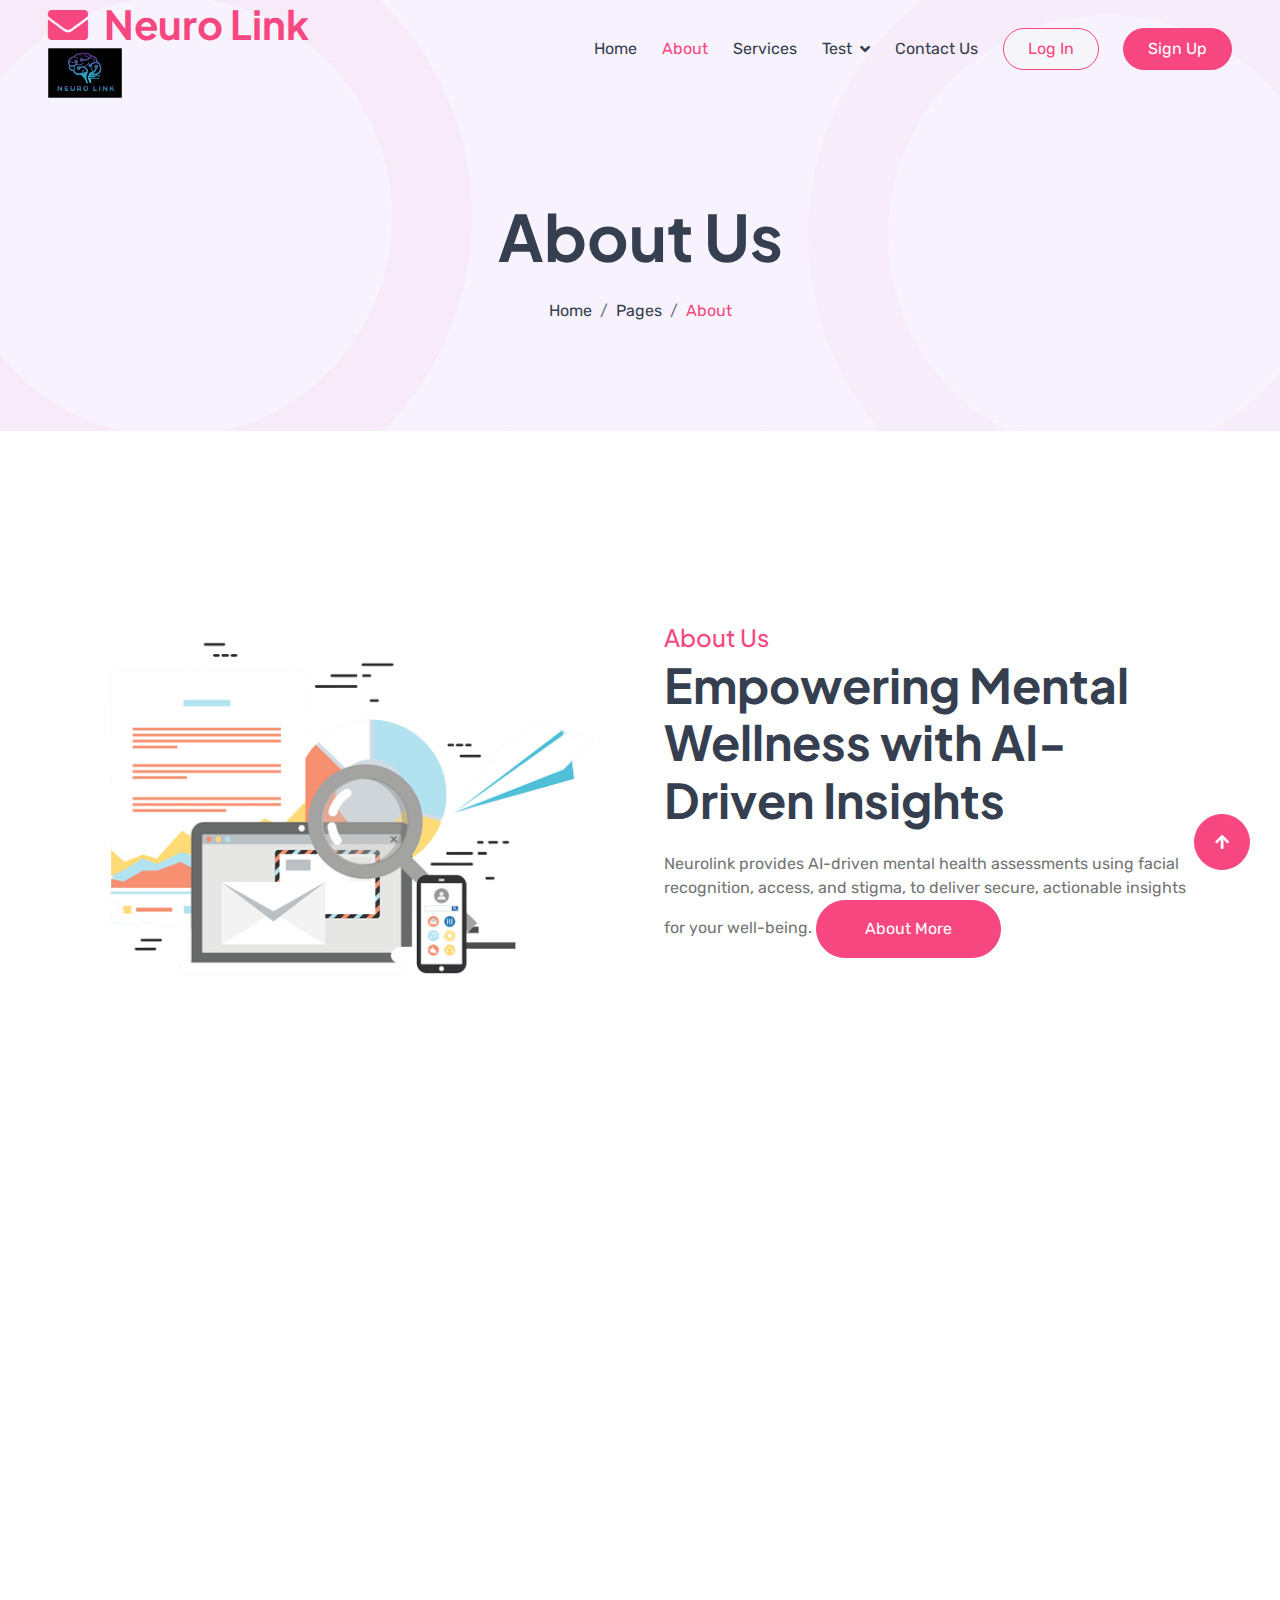
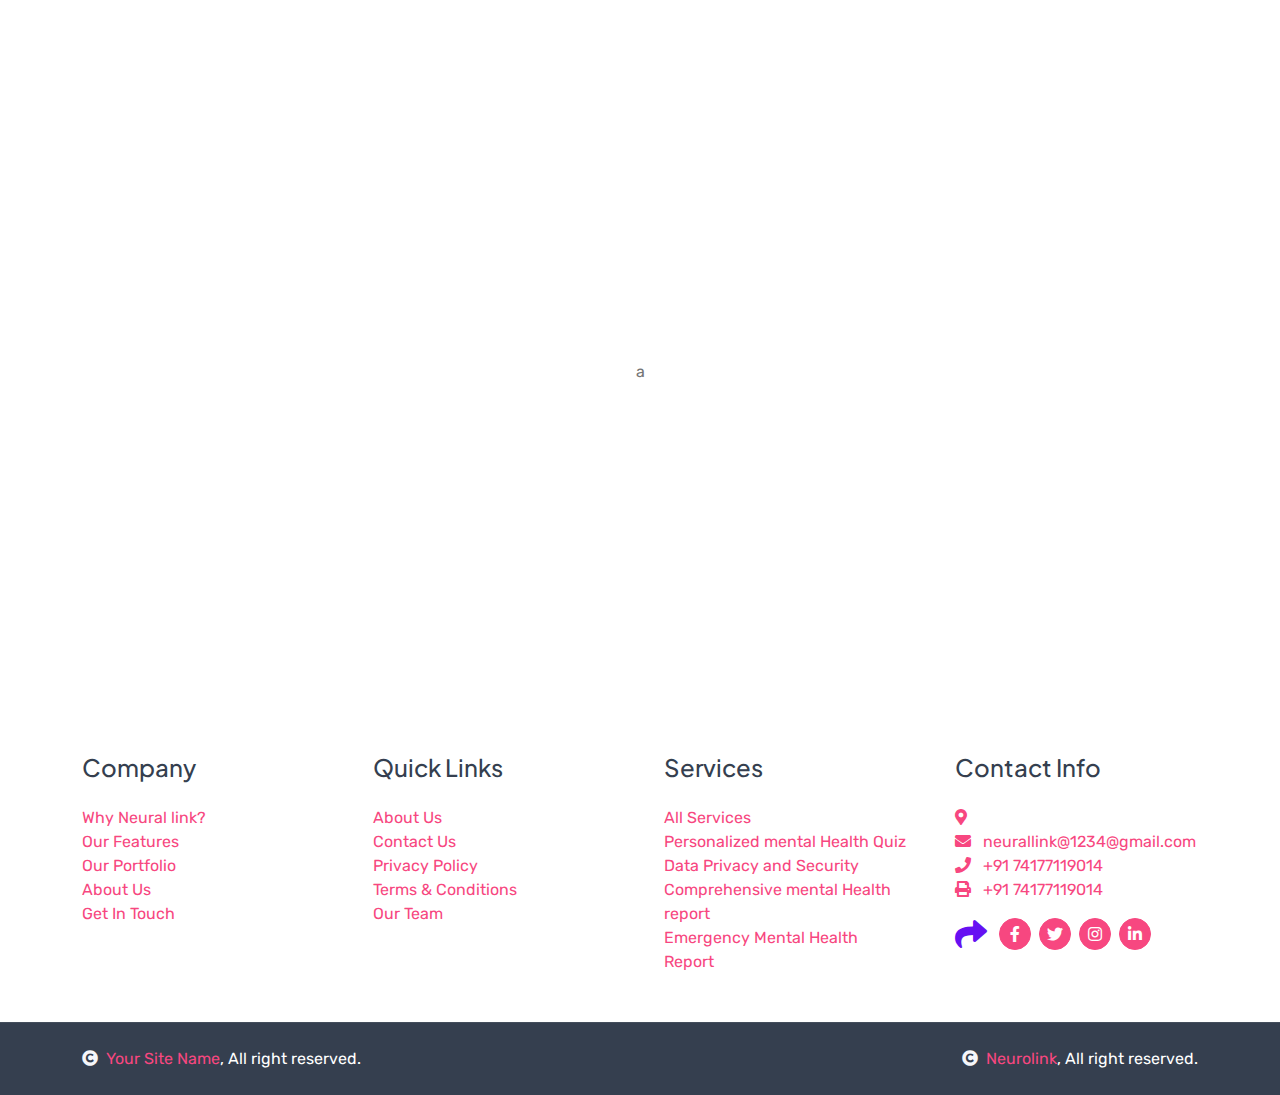
<file: about.html>
<!DOCTYPE html>
<html lang="en">

    <head>
        <meta charset="utf-8">
        <title>Mailler - SaaS Website Template</title>
        <meta content="width=device-width, initial-scale=1.0" name="viewport">
        <meta content="" name="keywords">
        <meta content="" name="description">

        <!-- Google Web Fonts -->
        <link rel="preconnect" href="https://fonts.googleapis.com">
        <link rel="preconnect" href="https://fonts.gstatic.com" crossorigin>
        <link href="https://fonts.googleapis.com/css2?family=Plus+Jakarta+Sans:wght@500;600;700&family=Rubik:wght@400;500&display=swap" rel="stylesheet"> 

        <!-- Icon Font Stylesheet -->
        <link rel="stylesheet" href="https://use.fontawesome.com/releases/v5.15.4/css/all.css"/>
        <link href="https://cdn.jsdelivr.net/npm/bootstrap-icons@1.4.1/font/bootstrap-icons.css" rel="stylesheet">

        <!-- Libraries Stylesheet -->
        <link href="lib/animate/animate.min.css" rel="stylesheet">
        <link href="lib/owlcarousel/assets/owl.carousel.min.css" rel="stylesheet">
        <link href="lib/lightbox/css/lightbox.min.css" rel="stylesheet">


        <!-- Customized Bootstrap Stylesheet -->
        <link href="css/bootstrap.min.css" rel="stylesheet">

        <!-- Template Stylesheet -->
        <link href="css/style.css" rel="stylesheet">
    </head>

    <body>

        <!-- Spinner Start -->
        <div id="spinner" class="show bg-white position-fixed translate-middle w-100 vh-100 top-50 start-50 d-flex align-items-center justify-content-center">
            <div class="spinner-border text-primary" style="width: 3rem; height: 3rem;" role="status">
                <span class="sr-only">Loading...</span>
            </div>
        </div>
        <!-- Spinner End -->


        <!-- Navbar & Hero Start -->
        <div class="container-fluid p-0">
            <nav class="navbar navbar-expand-lg navbar-light bg-transparent px-4 px-lg-5 py-3 py-lg-0">
                <a href="index.html" class="navbar-brand p-0">
                    <h1 class="display-6 text-primary m-0"><i class="fas fa-envelope me-3"></i>Neuro Link</h1>
                     <img src="img/logo.png" alt="Logo"> 
                </a>
                <button class="navbar-toggler" type="button" data-bs-toggle="collapse" data-bs-target="#navbarCollapse">
                    <span class="fa fa-bars"></span>
                </button>
                <div class="collapse navbar-collapse" id="navbarCollapse">
                    <div class="navbar-nav ms-auto py-0">
                        <a href="index.html" class="nav-item nav-link">Home</a>
                        <a href="about.html" class="nav-item nav-link active">About</a>
                        <a href="service.html" class="nav-item nav-link">Services</a>
                        <div class="nav-item dropdown">
                            <a href="#" class="nav-link dropdown-toggle" data-bs-toggle="dropdown">Test</a>
                            <div class="dropdown-menu m-0">
                                <a href="feature.html" class="dropdown-item">Quizzes</a>
                                <a href="pricing.html" class="dropdown-item">Why we choose</a>
                                <a href="testimonial.html" class="dropdown-item">Testimonial</a>
                                <a href="404.html" class="dropdown-item">404 Page</a>
                            </div>
                        </div>
                        <a href="contact.html" class="nav-item nav-link">Contact Us</a>
                    </div>
                    <a href="#" class="btn btn-light border border-primary rounded-pill text-primary py-2 px-4 me-4">Log In</a>
                    <a href="#" class="btn btn-primary rounded-pill text-white py-2 px-4">Sign Up</a>
                </div>
            </nav>
        </div>
        <!-- Navbar & Hero End -->


         <!-- Header Start -->
         <div class="container-fluid bg-breadcrumb">
            <ul class="breadcrumb-animation">
                <li></li>
                <li></li>
                <li></li>
                <li></li>
                <li></li>
                <li></li>
                <li></li>
                <li></li>
                <li></li>
                <li></li>
            </ul>
            <div class="container text-center py-5" style="max-width: 900px;">
                <h3 class="display-3 mb-4 wow fadeInDown" data-wow-delay="0.1s">About Us</h1>
                <ol class="breadcrumb justify-content-center mb-0 wow fadeInDown" data-wow-delay="0.3s">
                    <li class="breadcrumb-item"><a href="index.html">Home</a></li>
                    <li class="breadcrumb-item"><a href="#">Pages</a></li>
                    <li class="breadcrumb-item active text-primary">About</li>
                </ol>    
            </div>
        </div>
        <!-- Header End -->


        <!-- About Start -->
        <div class="container-fluid overflow-hidden py-5 mt-5">
            <div class="container py-5">
                <div class="row g-5">
                    <div class="col-lg-6 wow fadeInUp" data-wow-delay="0.1s">
                        <div class="RotateMoveLeft">
                            <img src="img/about-1.png" class="img-fluid w-100" alt="">
                        </div>
                    </div>
                    <div class="col-lg-6 wow fadeInUp" data-wow-delay="0.3s">
                        <h4 class="mb-1 text-primary">About Us</h4>
                        <h1 class="display-5 mb-4">Empowering Mental Wellness with AI-Driven Insights</h1>
                        <p class="mb-4">Neurolink provides AI-driven mental health assessments using facial recognition, access, and stigma, to deliver secure, actionable insights for your well-being.
                        <a href="#" class="btn btn-primary rounded-pill py-3 px-5">About More</a>
                    </div>
                </div>
            </div>
        </div>
        <!-- About End -->


        <!-- Feature Start -->
        <div class="container-fluid feature overflow-hidden py-5">
            <div class="container py-5">
                <div class="text-center mx-auto mb-5 wow fadeInUp" data-wow-delay="0.1s" style="max-width: 900px;">
                    <h4 class="text-primary">Our Feature</h4>
                    <h1 class="display-5 mb-4">Important Features For Your Better Mental Health</h1>
                    <p class="mb-0">Neuro Link offers AI-driven assessments, personalized therapy plans, robust privacy protections, and seamless access to critical mental health support. These features empower users to take control of their mental well-being with confidence and confidentiality.</p>
                </div>
                <div class="row g-4 justify-content-center text-center mb-5">
                    <div class="col-md-6 col-lg-4 col-xl-3 wow fadeInUp" data-wow-delay="0.1s">
                        <div class="text-center p-4">
                            <div class="d-inline-block rounded bg-light p-4 mb-4"><i class="fas fa-envelope fa-5x text-secondary"></i></div>
                            <div class="feature-content">
                                <a href="#" class="h4">AI-Powered Expression Assessment</a>
                                <p class="mt-4 mb-0">Utilizes advanced facial expression analysis to detect emotional distress and provide accurate mental health insights.
                                </p>
                            </div>
                        </div>
                    </div>
                    <div class="col-md-6 col-lg-4 col-xl-3 wow fadeInUp" data-wow-delay="0.3s">
                        <div class="text-center p-4">
                            <div class="d-inline-block rounded bg-light p-4 mb-4"><i class="fas fa-mail-bulk fa-5x text-secondary"></i></div>
                            <div class="feature-content">
                                <a href="#" class="h4">Privacy and Ethics</a>
                                <p class="mt-4 mb-0">Ensures user privacy by only recording facial expressions, not identity, and processes data locally or with encryption.
                                </p>
                            </div>
                        </div>
                    </div>
                    <div class="col-md-6 col-lg-4 col-xl-3 wow fadeInUp" data-wow-delay="0.5s">
                        <div class="text-center rounded p-4">
                            <div class="d-inline-block rounded bg-light p-4 mb-4"><i class="fas fa-sitemap fa-5x text-secondary"></i></div>
                            <div class="feature-content">
                                <a href="#" class="h4">Wearable Integration</a>
                                <p class="mt-4 mb-0">Analyzes data from wearables, such as heart rate and sleep patterns, to monitor and enhance mental and physical health.
                                </p>
                            </div>
                        </div>
                    </div>
                    <div class="col-md-6 col-lg-4 col-xl-3 wow fadeInUp" data-wow-delay="0.7s">
                        <div class="text-center rounded p-4">
                            <div class="d-inline-block rounded bg-light p-4 mb-4"><i class="fas fa-tasks fa-5x text-secondary"></i></div>
                            <div class="feature-content">
                                <a href="#" class="h4">Anonymous  <br>Initial<br>Consultation</a>
                                <p class="mt-4 mb-0">Allows users to have their first counseling anonymously, with the option to share data and reports later if they choose to continue.
                                </p>
                            </div>
                        </div>
                    </div>a
                    <div class="col-12 wow fadeInUp" data-wow-delay="0.1s">
                        <div class="my-3">
                            <a href="{% url 'register' %}" class="btn btn-primary d-inline rounded-pill px-5 py-3">Register Today</a>
                        </div>
                    </div>
                </div>
            </div>
        </div>
        <!-- Feature End -->





        

        <!-- Footer Start -->
        <div class="container-fluid footer py-5 wow fadeIn" data-wow-delay="0.2s"></div>
            <div class="container py-5">
                <div class="row g-5">
                    <div class="col-md-6 col-lg-6 col-xl-3">
                        <div class="footer-item d-flex flex-column">
                            <h4 class="text-dark mb-4">Company</h4>
                            <a href=""> Why Neural link?</a>
                            <a href=""> Our Features</a>
                            <a href=""> Our Portfolio</a>
                            <a href=""> About Us</a>
                            
                            <a href=""> Get In Touch</a>
                        </div>
                    </div>
                    <div class="col-md-6 col-lg-6 col-xl-3">
                        <div class="footer-item d-flex flex-column">
                            <h4 class="mb-4 text-dark">Quick Links</h4>
                            <a href=""> About Us</a>
                            <a href=""> Contact Us</a>
                            <a href=""> Privacy Policy</a>
                            <a href=""> Terms & Conditions</a>
                           
                            <a href=""> Our Team</a>
                        </div>
                    </div>
                    <div class="col-md-6 col-lg-6 col-xl-3">
                        <div class="footer-item d-flex flex-column">
                            <h4 class="mb-4 text-dark">Services</h4>
                            <a href=""> All Services</a>
                            <a href=""> Personalized mental Health Quiz</a>
                            <a href=""> Data Privacy and Security</a>
                            <a href=""> Comprehensive mental Health report</a>
                            <a href=""> Emergency Mental Health Report</a>
                            
                        </div>
                    </div>
                    <div class="col-md-6 col-lg-6 col-xl-3">
                        <div class="footer-item d-flex flex-column">
                            <h4 class="mb-4 text-dark">Contact Info</h4>
                            <a href=""><i class="fa fa-map-marker-alt me-2"></i> </a>
                            <a href=""><i class="fas fa-envelope me-2"></i> neurallink@1234@gmail.com</a>
                            <a href=""><i class="fas fa-phone me-2"></i> +91 74177119014</a>
                            <a href="" class="mb-3"><i class="fas fa-print me-2"></i> +91 74177119014</a>
                            <div class="d-flex align-items-center">
                                <i class="fas fa-share fa-2x text-secondary me-2"></i>
                                <a class="btn-square btn btn-primary rounded-circle mx-1" href=""><i class="fab fa-facebook-f"></i></a>
                                <a class="btn-square btn btn-primary rounded-circle mx-1" href=""><i class="fab fa-twitter"></i></a>
                                <a class="btn-square btn btn-primary rounded-circle mx-1" href=""><i class="fab fa-instagram"></i></a>
                                <a class="btn-square btn btn-primary rounded-circle mx-1" href=""><i class="fab fa-linkedin-in"></i></a>
                            </div>
                        </div>
                    </div>
                </div>
            </div>
        </div>
        <!-- Footer End -->

        
        <!-- Copyright Start -->
        <div class="container-fluid copyright py-4">
            <div class="container">
                <div class="row g-4 align-items-center">
                    <div class="col-md-6 text-center text-md-start mb-md-0">
                        <span class="text-white"><a href="#"><i class="fas fa-copyright text-light me-2"></i>Your Site Name</a>, All right reserved.</span>
                    </div>
                    <div class="col-md-6 text-center text-md-end text-white">
                        <!--/*** This template is free as long as you keep the below author’s credit link/attribution link/backlink. ***/-->
                        <!--/*** If you'd like to use the template without the below author’s credit link/attribution link/backlink, ***/-->
                        <!--/*** you can purchase the Credit Removal License from "https://htmlcodex.com/credit-removal". ***/-->
                        <span class="text-white"><a href="#"><i class="fas fa-copyright text-light me-2"></i>Neurolink</a>, All right reserved.</span>
                    </div>
                </div>
            </div>
        </div>
        <!-- Copyright End -->


        <!-- Back to Top -->
        <a href="#" class="btn btn-primary btn-lg-square back-to-top"><i class="fa fa-arrow-up"></i></a>   

        
    <!-- JavaScript Libraries -->
    <script src="https://ajax.googleapis.com/ajax/libs/jquery/3.6.4/jquery.min.js"></script>
    <script src="https://cdn.jsdelivr.net/npm/bootstrap@5.0.0/dist/js/bootstrap.bundle.min.js"></script>
    <script src="lib/wow/wow.min.js"></script>
    <script src="lib/easing/easing.min.js"></script>
    <script src="lib/waypoints/waypoints.min.js"></script>
    <script src="lib/counterup/counterup.min.js"></script>
    <script src="lib/owlcarousel/owl.carousel.min.js"></script>
    <script src="lib/lightbox/js/lightbox.min.js"></script>
    

    <!-- Template Javascript -->
    <script src="js/main.js"></script>
    </body>

</html>
</file>
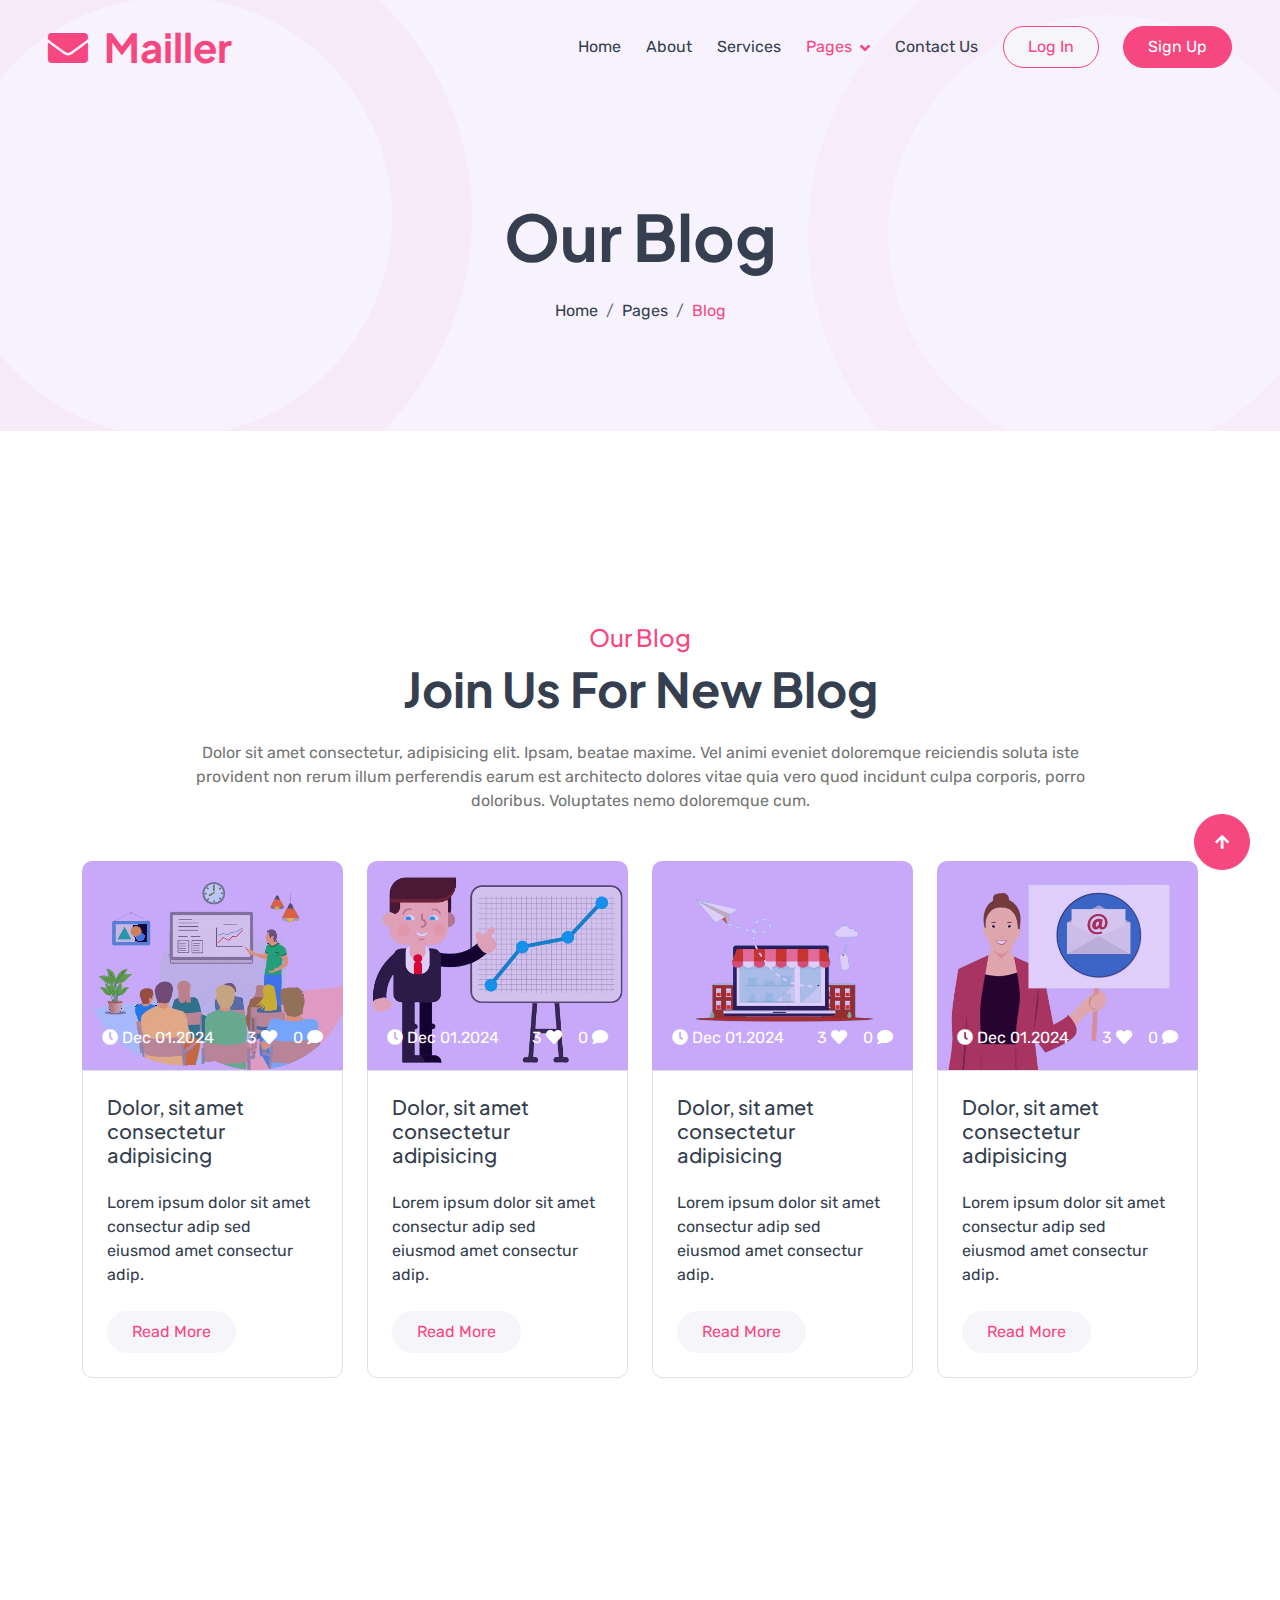
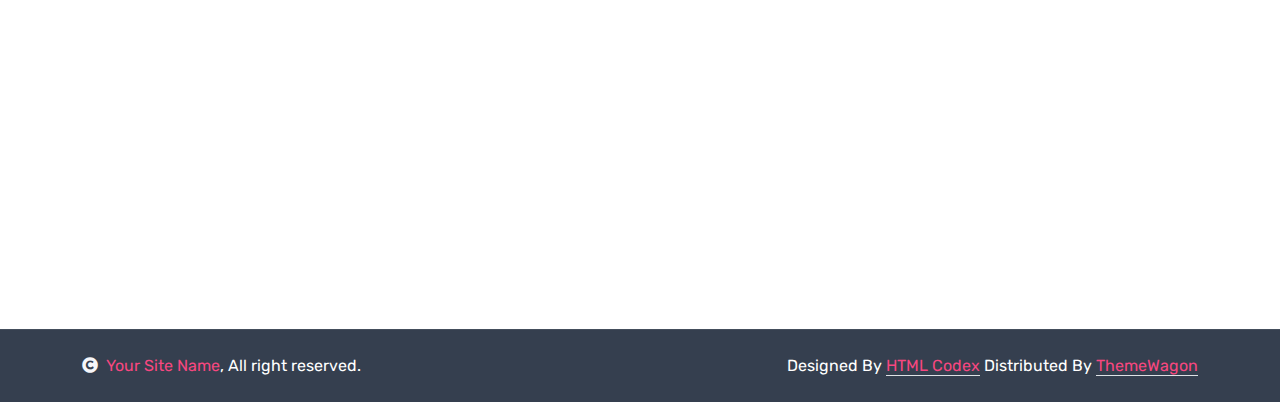
<file: blog.html>
<!DOCTYPE html>
<html lang="en">

    <head>
        <meta charset="utf-8">
        <title>Mailler - SaaS Website Template</title>
        <meta content="width=device-width, initial-scale=1.0" name="viewport">
        <meta content="" name="keywords">
        <meta content="" name="description">

        <!-- Google Web Fonts -->
        <link rel="preconnect" href="https://fonts.googleapis.com">
        <link rel="preconnect" href="https://fonts.gstatic.com" crossorigin>
        <link href="https://fonts.googleapis.com/css2?family=Plus+Jakarta+Sans:wght@500;600;700&family=Rubik:wght@400;500&display=swap" rel="stylesheet"> 

        <!-- Icon Font Stylesheet -->
        <link rel="stylesheet" href="https://use.fontawesome.com/releases/v5.15.4/css/all.css"/>
        <link href="https://cdn.jsdelivr.net/npm/bootstrap-icons@1.4.1/font/bootstrap-icons.css" rel="stylesheet">

        <!-- Libraries Stylesheet -->
        <link href="lib/animate/animate.min.css" rel="stylesheet">
        <link href="lib/owlcarousel/assets/owl.carousel.min.css" rel="stylesheet">
        <link href="lib/lightbox/css/lightbox.min.css" rel="stylesheet">


        <!-- Customized Bootstrap Stylesheet -->
        <link href="css/bootstrap.min.css" rel="stylesheet">

        <!-- Template Stylesheet -->
        <link href="css/style.css" rel="stylesheet">
    </head>

    <body>

        <!-- Spinner Start -->
        <div id="spinner" class="show bg-white position-fixed translate-middle w-100 vh-100 top-50 start-50 d-flex align-items-center justify-content-center">
            <div class="spinner-border text-primary" style="width: 3rem; height: 3rem;" role="status">
                <span class="sr-only">Loading...</span>
            </div>
        </div>
        <!-- Spinner End -->


        <!-- Navbar & Hero Start -->
        <div class="container-fluid p-0">
            <nav class="navbar navbar-expand-lg navbar-light bg-transparent px-4 px-lg-5 py-3 py-lg-0">
                <a href="index.html" class="navbar-brand p-0">
                    <h1 class="display-6 text-primary m-0"><i class="fas fa-envelope me-3"></i>Mailler</h1>
                    <!-- <img src="img/logo.png" alt="Logo"> -->
                </a>
                <button class="navbar-toggler" type="button" data-bs-toggle="collapse" data-bs-target="#navbarCollapse">
                    <span class="fa fa-bars"></span>
                </button>
                <div class="collapse navbar-collapse" id="navbarCollapse">
                    <div class="navbar-nav ms-auto py-0">
                        <a href="index.html" class="nav-item nav-link">Home</a>
                        <a href="about.html" class="nav-item nav-link">About</a>
                        <a href="service.html" class="nav-item nav-link">Services</a>
                        <div class="nav-item dropdown">
                            <a href="#" class="nav-link dropdown-toggle active" data-bs-toggle="dropdown">Pages</a>
                            <div class="dropdown-menu m-0">
                                <a href="feature.html" class="dropdown-item">Features</a>
                                <a href="pricing.html" class="dropdown-item">Pricing</a>
                                <a href="blog.html" class="dropdown-item active">Blog</a>
                                <a href="testimonial.html" class="dropdown-item">Testimonial</a>
                                <a href="404.html" class="dropdown-item">404 Page</a>
                            </div>
                        </div>
                        <a href="contact.html" class="nav-item nav-link">Contact Us</a>
                    </div>
                    <a href="#" class="btn btn-light border border-primary rounded-pill text-primary py-2 px-4 me-4">Log In</a>
                    <a href="#" class="btn btn-primary rounded-pill text-white py-2 px-4">Sign Up</a>
                </div>
            </nav>
        </div>
        <!-- Navbar & Hero End -->


         <!-- Header Start -->
         <div class="container-fluid bg-breadcrumb">
            <ul class="breadcrumb-animation">
                <li></li>
                <li></li>
                <li></li>
                <li></li>
                <li></li>
                <li></li>
                <li></li>
                <li></li>
                <li></li>
                <li></li>
            </ul>
            <div class="container text-center py-5" style="max-width: 900px;">
                <h3 class="display-3 mb-4 wow fadeInDown" data-wow-delay="0.1s">Our Blog</h1>
                <ol class="breadcrumb justify-content-center mb-0 wow fadeInDown" data-wow-delay="0.3s">
                    <li class="breadcrumb-item"><a href="index.html">Home</a></li>
                    <li class="breadcrumb-item"><a href="#">Pages</a></li>
                    <li class="breadcrumb-item active text-primary">Blog</li>
                </ol>    
            </div>
        </div>
        <!-- Header End -->


        <!-- Blog Start -->
        <div class="container-fluid blog py-5">
            <div class="container py-5">
                <div class="text-center mx-auto mb-5 wow fadeInUp" data-wow-delay="0.1s" style="max-width: 900px;">
                    <h4 class="text-primary">Our Blog</h4>
                    <h1 class="display-5 mb-4">Join Us For New Blog</h1>
                    <p class="mb-0">Dolor sit amet consectetur, adipisicing elit. Ipsam, beatae maxime. Vel animi eveniet doloremque reiciendis soluta iste provident non rerum illum perferendis earum est architecto dolores vitae quia vero quod incidunt culpa corporis, porro doloribus. Voluptates nemo doloremque cum.
                    </p>
                </div>
                <div class="row g-4 justify-content-center">
                    <div class="col-md-6 col-lg-4 col-xl-3 wow fadeInUp" data-wow-delay="0.1s">
                        <div class="blog-item">
                            <div class="blog-img">
                                <img src="img/blog-1.png" class="img-fluid w-100" alt="">
                                <div class="blog-info">
                                    <span><i class="fa fa-clock"></i> Dec 01.2024</span>
                                    <div class="d-flex">
                                        <span class="me-3"> 3 <i class="fa fa-heart"></i></span>
                                        <a href="#" class="text-white">0 <i class="fa fa-comment"></i></a>
                                    </div>
                                </div>
                            </div>
                            <div class="blog-content text-dark border p-4 ">
                                <h5 class="mb-4">Dolor, sit amet consectetur adipisicing</h5>
                                <p class="mb-4">Lorem ipsum dolor sit amet consectur adip sed eiusmod amet consectur adip.</p>
                                <a class="btn btn-light rounded-pill py-2 px-4" href="#">Read More</a>
                            </div>
                        </div>
                    </div>
                    <div class="col-md-6 col-lg-4 col-xl-3 wow fadeInUp" data-wow-delay="0.3s">
                        <div class="blog-item">
                            <div class="blog-img">
                                <img src="img/blog-2.png" class="img-fluid w-100" alt="">
                                <div class="blog-info">
                                    <span><i class="fa fa-clock"></i> Dec 01.2024</span>
                                    <div class="d-flex">
                                        <span class="me-3"> 3 <i class="fa fa-heart"></i></span>
                                        <a href="#" class="text-white">0 <i class="fa fa-comment"></i></a>
                                    </div>
                                </div>
                            </div>
                            <div class="blog-content text-dark border p-4 ">
                                <h5 class="mb-4">Dolor, sit amet consectetur adipisicing</h5>
                                <p class="mb-4">Lorem ipsum dolor sit amet consectur adip sed eiusmod amet consectur adip.</p>
                                <a class="btn btn-light rounded-pill py-2 px-4" href="#">Read More</a>
                            </div>
                        </div>
                    </div>
                    <div class="col-md-6 col-lg-4 col-xl-3 wow fadeInUp" data-wow-delay="0.5s">
                        <div class="blog-item">
                            <div class="blog-img">
                                <img src="img/blog-3.png" class="img-fluid w-100" alt="">
                                <div class="blog-info">
                                    <span><i class="fa fa-clock"></i> Dec 01.2024</span>
                                    <div class="d-flex">
                                        <span class="me-3"> 3 <i class="fa fa-heart"></i></span>
                                        <a href="#" class="text-white">0 <i class="fa fa-comment"></i></a>
                                    </div>
                                </div>
                            </div>
                            <div class="blog-content text-dark border p-4 ">
                                <h5 class="mb-4">Dolor, sit amet consectetur adipisicing</h5>
                                <p class="mb-4">Lorem ipsum dolor sit amet consectur adip sed eiusmod amet consectur adip.</p>
                                <a class="btn btn-light rounded-pill py-2 px-4" href="#">Read More</a>
                            </div>
                        </div>
                    </div>
                    <div class="col-md-6 col-lg-4 col-xl-3 wow fadeInUp" data-wow-delay="0.7s">
                        <div class="blog-item">
                            <div class="blog-img">
                                <img src="img/blog-4.png" class="img-fluid w-100" alt="">
                                <div class="blog-info">
                                    <span><i class="fa fa-clock"></i> Dec 01.2024</span>
                                    <div class="d-flex">
                                        <span class="me-3"> 3 <i class="fa fa-heart"></i></span>
                                        <a href="#" class="text-white">0 <i class="fa fa-comment"></i></a>
                                    </div>
                                </div>
                            </div>
                            <div class="blog-content text-dark border p-4 ">
                                <h5 class="mb-4">Dolor, sit amet consectetur adipisicing</h5>
                                <p class="mb-4">Lorem ipsum dolor sit amet consectur adip sed eiusmod amet consectur adip.</p>
                                <a class="btn btn-light rounded-pill py-2 px-4" href="#">Read More</a>
                            </div>
                        </div>
                    </div>
                </div>
            </div>
        </div>
        <!-- Blog End -->


        <!-- Footer Start -->
        <div class="container-fluid footer py-5 wow fadeIn" data-wow-delay="0.2s">
            <div class="container py-5">
                <div class="row g-5">
                    <div class="col-md-6 col-lg-6 col-xl-3">
                        <div class="footer-item d-flex flex-column">
                            <h4 class="text-dark mb-4">Company</h4>
                            <a href=""> Why Mailler?</a>
                            <a href=""> Our Features</a>
                            <a href=""> Our Portfolio</a>
                            <a href=""> About Us</a>
                            <a href=""> Our Blog & News</a>
                            <a href=""> Get In Touch</a>
                        </div>
                    </div>
                    <div class="col-md-6 col-lg-6 col-xl-3">
                        <div class="footer-item d-flex flex-column">
                            <h4 class="mb-4 text-dark">Quick Links</h4>
                            <a href=""> About Us</a>
                            <a href=""> Contact Us</a>
                            <a href=""> Privacy Policy</a>
                            <a href=""> Terms & Conditions</a>
                            <a href=""> Our Blog & News</a>
                            <a href=""> Our Team</a>
                        </div>
                    </div>
                    <div class="col-md-6 col-lg-6 col-xl-3">
                        <div class="footer-item d-flex flex-column">
                            <h4 class="mb-4 text-dark">Services</h4>
                            <a href=""> All Services</a>
                            <a href=""> Promotional Emails</a>
                            <a href=""> Product Updates</a>
                            <a href=""> Email Marketing</a>
                            <a href=""> Acquistion Emails</a>
                            <a href=""> Retention Emails</a>
                        </div>
                    </div>
                    <div class="col-md-6 col-lg-6 col-xl-3">
                        <div class="footer-item d-flex flex-column">
                            <h4 class="mb-4 text-dark">Contact Info</h4>
                            <a href=""><i class="fa fa-map-marker-alt me-2"></i> 123 Street, New York, USA</a>
                            <a href=""><i class="fas fa-envelope me-2"></i> info@example.com</a>
                            <a href=""><i class="fas fa-phone me-2"></i> +012 345 67890</a>
                            <a href="" class="mb-3"><i class="fas fa-print me-2"></i> +012 345 67890</a>
                            <div class="d-flex align-items-center">
                                <i class="fas fa-share fa-2x text-secondary me-2"></i>
                                <a class="btn-square btn btn-primary rounded-circle mx-1" href=""><i class="fab fa-facebook-f"></i></a>
                                <a class="btn-square btn btn-primary rounded-circle mx-1" href=""><i class="fab fa-twitter"></i></a>
                                <a class="btn-square btn btn-primary rounded-circle mx-1" href=""><i class="fab fa-instagram"></i></a>
                                <a class="btn-square btn btn-primary rounded-circle mx-1" href=""><i class="fab fa-linkedin-in"></i></a>
                            </div>
                        </div>
                    </div>
                </div>
            </div>
        </div>
        <!-- Footer End -->

        
        <!-- Copyright Start -->
        <div class="container-fluid copyright py-4">
            <div class="container">
                <div class="row g-4 align-items-center">
                    <div class="col-md-6 text-center text-md-start mb-md-0">
                        <span class="text-white"><a href="#"><i class="fas fa-copyright text-light me-2"></i>Your Site Name</a>, All right reserved.</span>
                    </div>
                    <div class="col-md-6 text-center text-md-end text-white">
                        <!--/*** This template is free as long as you keep the below author’s credit link/attribution link/backlink. ***/-->
                        <!--/*** If you'd like to use the template without the below author’s credit link/attribution link/backlink, ***/-->
                        <!--/*** you can purchase the Credit Removal License from "https://htmlcodex.com/credit-removal". ***/-->
                        Designed By <a class="border-bottom" href="https://htmlcodex.com">HTML Codex</a> Distributed By <a class="border-bottom" href="https://themewagon.com">ThemeWagon</a>
                    </div>
                </div>
            </div>
        </div>
        <!-- Copyright End -->


        <!-- Back to Top -->
        <a href="#" class="btn btn-primary btn-lg-square back-to-top"><i class="fa fa-arrow-up"></i></a>   

        
    <!-- JavaScript Libraries -->
    <script src="https://ajax.googleapis.com/ajax/libs/jquery/3.6.4/jquery.min.js"></script>
    <script src="https://cdn.jsdelivr.net/npm/bootstrap@5.0.0/dist/js/bootstrap.bundle.min.js"></script>
    <script src="lib/wow/wow.min.js"></script>
    <script src="lib/easing/easing.min.js"></script>
    <script src="lib/waypoints/waypoints.min.js"></script>
    <script src="lib/counterup/counterup.min.js"></script>
    <script src="lib/owlcarousel/owl.carousel.min.js"></script>
    <script src="lib/lightbox/js/lightbox.min.js"></script>
    

    <!-- Template Javascript -->
    <script src="js/main.js"></script>
    </body>

</html>
</file>
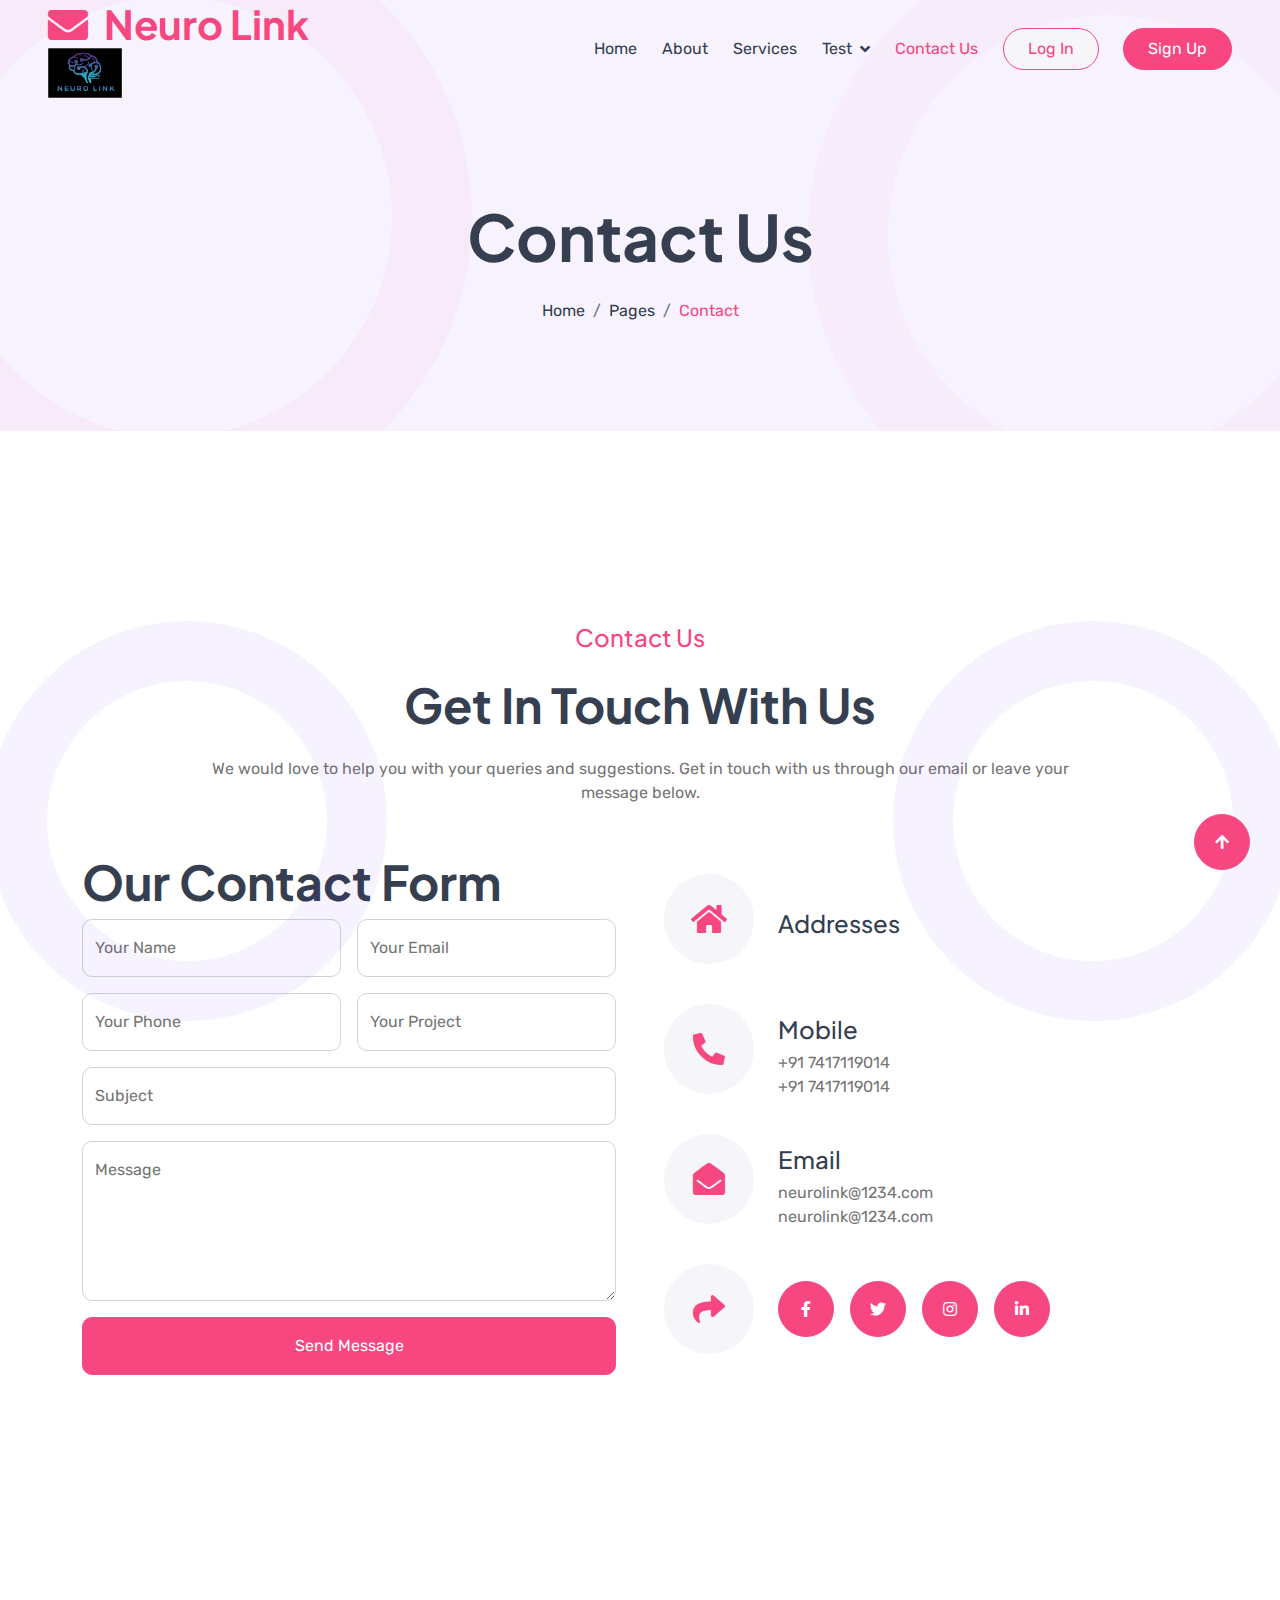
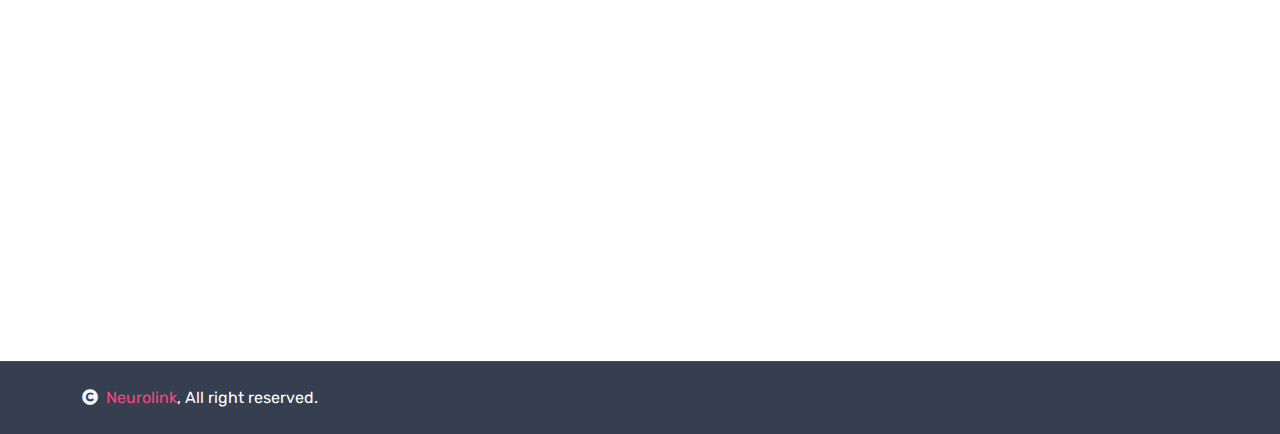
<file: contact.html>
<!DOCTYPE html>
<html lang="en">

    <head>
        <meta charset="utf-8">
        <title>Mailler - SaaS Website Template</title>
        <meta content="width=device-width, initial-scale=1.0" name="viewport">
        <meta content="" name="keywords">
        <meta content="" name="description">

        <!-- Google Web Fonts -->
        <link rel="preconnect" href="https://fonts.googleapis.com">
        <link rel="preconnect" href="https://fonts.gstatic.com" crossorigin>
        <link href="https://fonts.googleapis.com/css2?family=Plus+Jakarta+Sans:wght@500;600;700&family=Rubik:wght@400;500&display=swap" rel="stylesheet"> 

        <!-- Icon Font Stylesheet -->
        <link rel="stylesheet" href="https://use.fontawesome.com/releases/v5.15.4/css/all.css"/>
        <link href="https://cdn.jsdelivr.net/npm/bootstrap-icons@1.4.1/font/bootstrap-icons.css" rel="stylesheet">

        <!-- Libraries Stylesheet -->
        <link href="lib/animate/animate.min.css" rel="stylesheet">
        <link href="lib/owlcarousel/assets/owl.carousel.min.css" rel="stylesheet">
        <link href="lib/lightbox/css/lightbox.min.css" rel="stylesheet">


        <!-- Customized Bootstrap Stylesheet -->
        <link href="css/bootstrap.min.css" rel="stylesheet">

        <!-- Template Stylesheet -->
        <link href="css/style.css" rel="stylesheet">
    </head>

    <body>

        <!-- Spinner Start -->
        <div id="spinner" class="show bg-white position-fixed translate-middle w-100 vh-100 top-50 start-50 d-flex align-items-center justify-content-center">
            <div class="spinner-border text-primary" style="width: 3rem; height: 3rem;" role="status">
                <span class="sr-only">Loading...</span>
            </div>
        </div>
        <!-- Spinner End -->


        <!-- Navbar & Hero Start -->
        <div class="container-fluid p-0">
            <nav class="navbar navbar-expand-lg navbar-light bg-transparent px-4 px-lg-5 py-3 py-lg-0">
                <a href="index.html" class="navbar-brand p-0">
                    <h1 class="display-6 text-primary m-0"><i class="fas fa-envelope me-3"></i>Neuro Link</h1>
                 <img src="img/logo.png" alt="Logo">
                </a>
                <button class="navbar-toggler" type="button" data-bs-toggle="collapse" data-bs-target="#navbarCollapse">
                    <span class="fa fa-bars"></span>
                </button>
                <div class="collapse navbar-collapse" id="navbarCollapse">
                    <div class="navbar-nav ms-auto py-0">
                        <a href="index.html" class="nav-item nav-link">Home</a>
                        <a href="about.html" class="nav-item nav-link">About</a>
                        <a href="service.html" class="nav-item nav-link">Services</a>
                        <div class="nav-item dropdown">
                            <a href="#" class="nav-link dropdown-toggle" data-bs-toggle="dropdown">Test</a>
                            <div class="dropdown-menu m-0">
                                <a href="feature.html" class="dropdown-item">Quizzes</a>
                                <a href="pricing.html" class="dropdown-item">Why we choose</a>
                                <a href="testimonial.html" class="dropdown-item">Testimonial</a>
                               
                            </div>
                        </div>
                        <a href="contact.html" class="nav-item nav-link active">Contact Us</a>
                    </div>
                    <a href="#" class="btn btn-light border border-primary rounded-pill text-primary py-2 px-4 me-4">Log In</a>
                    <a href="#" class="btn btn-primary rounded-pill text-white py-2 px-4">Sign Up</a>
                </div>
            </nav>
        </div>
        <!-- Navbar & Hero End -->


         <!-- Header Start -->
         <div class="container-fluid bg-breadcrumb">
            <ul class="breadcrumb-animation">
                <li></li>
                <li></li>
                <li></li>
                <li></li>
                <li></li>
                <li></li>
                <li></li>
                <li></li>
                <li></li>
                <li></li>
            </ul>
            <div class="container text-center py-5" style="max-width: 900px;">
                <h3 class="display-3 mb-4 wow fadeInDown" data-wow-delay="0.1s">Contact Us</h1>
                <ol class="breadcrumb justify-content-center mb-0 wow fadeInDown" data-wow-delay="0.3s">
                    <li class="breadcrumb-item"><a href="index.html">Home</a></li>
                    <li class="breadcrumb-item"><a href="#">Pages</a></li>
                    <li class="breadcrumb-item active text-primary">Contact</li>
                </ol>    
            </div>
        </div>
        <!-- Header End -->


        <!-- Contact Start -->
        <div class="container-fluid contact py-5">
            <div class="container py-5">
                <div class="text-center mx-auto mb-5 wow fadeInUp" data-wow-delay="0.1s" style="max-width: 900px;">
                    <h4 class="text-primary mb-4">Contact Us</h4>
                    <h1 class="display-5 mb-4">Get In Touch With Us</h1>
                    <p class="mb-0">We would love to help you with your queries and suggestions. Get in touch with us through our email or leave your message below. </p>
                </div>
                <div class="row g-5 align-items-center">
                    <div class="col-lg-6 wow fadeInLeft" data-wow-delay="0.1s">
                        <h2 class="display-5 mb-2">Our Contact Form</h2>
                        
                        <form>
                            <div class="row g-3">
                                <div class="col-lg-12 col-xl-6">
                                    <div class="form-floating">
                                        <input type="text" class="form-control" id="name" placeholder="Your Name">
                                        <label for="name">Your Name</label>
                                    </div>
                                </div>
                                <div class="col-lg-12 col-xl-6">
                                    <div class="form-floating">
                                        <input type="email" class="form-control" id="email" placeholder="Your Email">
                                        <label for="email">Your Email</label>
                                    </div>
                                </div>
                                <div class="col-lg-12 col-xl-6">
                                    <div class="form-floating">
                                        <input type="phone" class="form-control" id="phone" placeholder="Phone">
                                        <label for="phone">Your Phone</label>
                                    </div>
                                </div>
                                <div class="col-lg-12 col-xl-6">
                                    <div class="form-floating">
                                        <input type="text" class="form-control" id="project" placeholder="Project">
                                        <label for="project">Your Project</label>
                                    </div>
                                </div>
                                <div class="col-12">
                                    <div class="form-floating">
                                        <input type="text" class="form-control" id="subject" placeholder="Subject">
                                        <label for="subject">Subject</label>
                                    </div>
                                </div>
                                <div class="col-12">
                                    <div class="form-floating">
                                        <textarea class="form-control" placeholder="Leave a message here" id="message" style="height: 160px"></textarea>
                                        <label for="message">Message</label>
                                    </div>
                                </div>
                                <div class="col-12">
                                    <button class="btn btn-primary w-100 py-3">Send Message</button>
                                </div>
                            </div>
                        </form>
                    </div>
                    <div class="col-lg-6 wow fadeInRight" data-wow-delay="0.3s">
                        <div class="d-flex align-items-center mb-4">
                            <div class="bg-light d-flex align-items-center justify-content-center mb-3" style="width: 90px; height: 90px; border-radius: 50px;"><i class="fa fa-home fa-2x text-primary"></i></div>
                            <div class="ms-4">
                                <h4>Addresses</h4>
                                <p class="mb-0"></p>
                            </div>
                        </div>
                       
                        <div class="d-flex align-items-center mb-4">
                            <div class="bg-light d-flex align-items-center justify-content-center mb-3" style="width: 90px; height: 90px; border-radius: 50px;"><i class="fa fa-phone-alt fa-2x text-primary"></i></div>
                            <div class="ms-4">
                                <h4>Mobile</h4>
                                <p class="mb-0">+91 7417119014</p>
                                <p class="mb-0">+91 7417119014</p>
                            </div>
                        </div>
                        <div class="d-flex align-items-center mb-4">
                            <div class="bg-light d-flex align-items-center justify-content-center mb-3" style="width: 90px; height: 90px; border-radius: 50px;"><i class="fa fa-envelope-open fa-2x text-primary"></i></div>
                            <div class="ms-4">
                                <h4>Email</h4>
                                <p class="mb-0">neurolink@1234.com</p>
                                <p class="mb-0">neurolink@1234.com</p>
                            </div>
                        </div>
                        <div class="d-flex align-items-center">
                            <div class="me-4">
                                <div class="bg-light d-flex align-items-center justify-content-center" style="width: 90px; height: 90px; border-radius: 50px;"><i class="fas fa-share fa-2x text-primary"></i></div>
                            </div>
                            <div class="d-flex">
                                <a class="btn btn-lg-square btn-primary rounded-circle me-2" href=""><i class="fab fa-facebook-f"></i></a>
                                <a class="btn btn-lg-square btn-primary rounded-circle mx-2" href=""><i class="fab fa-twitter"></i></a>
                                <a class="btn btn-lg-square btn-primary rounded-circle mx-2" href=""><i class="fab fa-instagram"></i></a>
                                <a class="btn btn-lg-square btn-primary rounded-circle mx-2" href=""><i class="fab fa-linkedin-in"></i></a>
                            </div>
                        </div>
                    </div>
                    
                </div>
            </div>
        </div>
        <!-- Contact End -->


        <!-- Footer Start -->
        <div class="container-fluid footer py-5 wow fadeIn" data-wow-delay="0.2s">
            <div class="container py-5">
                <div class="row g-5">
                    <div class="col-md-6 col-lg-6 col-xl-3">
                        <div class="footer-item d-flex flex-column">
                            <h4 class="text-dark mb-4">Company</h4>
                            <a href=""> Why Neural link?</a>
                            <a href=""> Our Features</a>
                            <a href=""> Our Portfolio</a>
                            <a href=""> About Us</a>
                            
                            <a href=""> Get In Touch</a>
                        </div>
                    </div>
                    <div class="col-md-6 col-lg-6 col-xl-3">
                        <div class="footer-item d-flex flex-column">
                            <h4 class="mb-4 text-dark">Quick Links</h4>
                            <a href=""> About Us</a>
                            <a href=""> Contact Us</a>
                            <a href=""> Privacy Policy</a>
                            <a href=""> Terms & Conditions</a>
                           
                            <a href=""> Our Team</a>
                        </div>
                    </div>
                    <div class="col-md-6 col-lg-6 col-xl-3">
                        <div class="footer-item d-flex flex-column">
                            <h4 class="mb-4 text-dark">Services</h4>
                            <a href=""> All Services</a>
                            <a href=""> Personalized mental Health Quiz</a>
                            <a href=""> Data Privacy and Security</a>
                            <a href=""> Comprehensive mental Health report</a>
                            <a href=""> Emergency Mental Health Report</a>
                            
                        </div>
                    </div>
                    <div class="col-md-6 col-lg-6 col-xl-3">
                        <div class="footer-item d-flex flex-column">
                            <h4 class="mb-4 text-dark">Contact Info</h4>
                            <a href=""><i class="fa fa-map-marker-alt me-2"></i> </a>
                            <a href=""><i class="fas fa-envelope me-2"></i> neurallink@1234@gmail.com</a>
                            <a href=""><i class="fas fa-phone me-2"></i> +91 74177119014</a>
                            <a href="" class="mb-3"><i class="fas fa-print me-2"></i> +91 74177119014</a>
                            <div class="d-flex align-items-center">
                                <i class="fas fa-share fa-2x text-secondary me-2"></i>
                                <a class="btn-square btn btn-primary rounded-circle mx-1" href=""><i class="fab fa-facebook-f"></i></a>
                                <a class="btn-square btn btn-primary rounded-circle mx-1" href=""><i class="fab fa-twitter"></i></a>
                                <a class="btn-square btn btn-primary rounded-circle mx-1" href=""><i class="fab fa-instagram"></i></a>
                                <a class="btn-square btn btn-primary rounded-circle mx-1" href=""><i class="fab fa-linkedin-in"></i></a>
                            </div>
                        </div>
                    </div>
                </div>
            </div>
        </div>
        <!-- Footer End -->

        
        <!-- Copyright Start -->
        <div class="container-fluid copyright py-4">
            <div class="container">
                <div class="row g-4 align-items-center">
                    <div class="col-md-6 text-center text-md-start mb-md-0">
                        <span class="text-white"><a href="#"><i class="fas fa-copyright text-light me-2"></i>Neurolink</a>, All right reserved.</span>
                    </div>
                    <div class="col-md-6 text-center text-md-end text-white">
                        <!--/*** This template is free as long as you keep the below author’s credit link/attribution link/backlink. ***/-->
                        <!--/*** If you'd like to use the template without the below author’s credit link/attribution link/backlink, ***/-->
                        <!--/*** you can purchase the Credit Removal License from "https://htmlcodex.com/credit-removal". ***/-->
                        
                    </div>
                </div>
            </div>
        </div>
        <!-- Copyright End -->


        <!-- Back to Top -->
        <a href="#" class="btn btn-primary btn-lg-square back-to-top"><i class="fa fa-arrow-up"></i></a>   

        
    <!-- JavaScript Libraries -->
    <script src="https://ajax.googleapis.com/ajax/libs/jquery/3.6.4/jquery.min.js"></script>
    <script src="https://cdn.jsdelivr.net/npm/bootstrap@5.0.0/dist/js/bootstrap.bundle.min.js"></script>
    <script src="lib/wow/wow.min.js"></script>
    <script src="lib/easing/easing.min.js"></script>
    <script src="lib/waypoints/waypoints.min.js"></script>
    <script src="lib/counterup/counterup.min.js"></script>
    <script src="lib/owlcarousel/owl.carousel.min.js"></script>
    <script src="lib/lightbox/js/lightbox.min.js"></script>
    

    <!-- Template Javascript -->
    <script src="js/main.js"></script>
    </body>

</html>
</file>
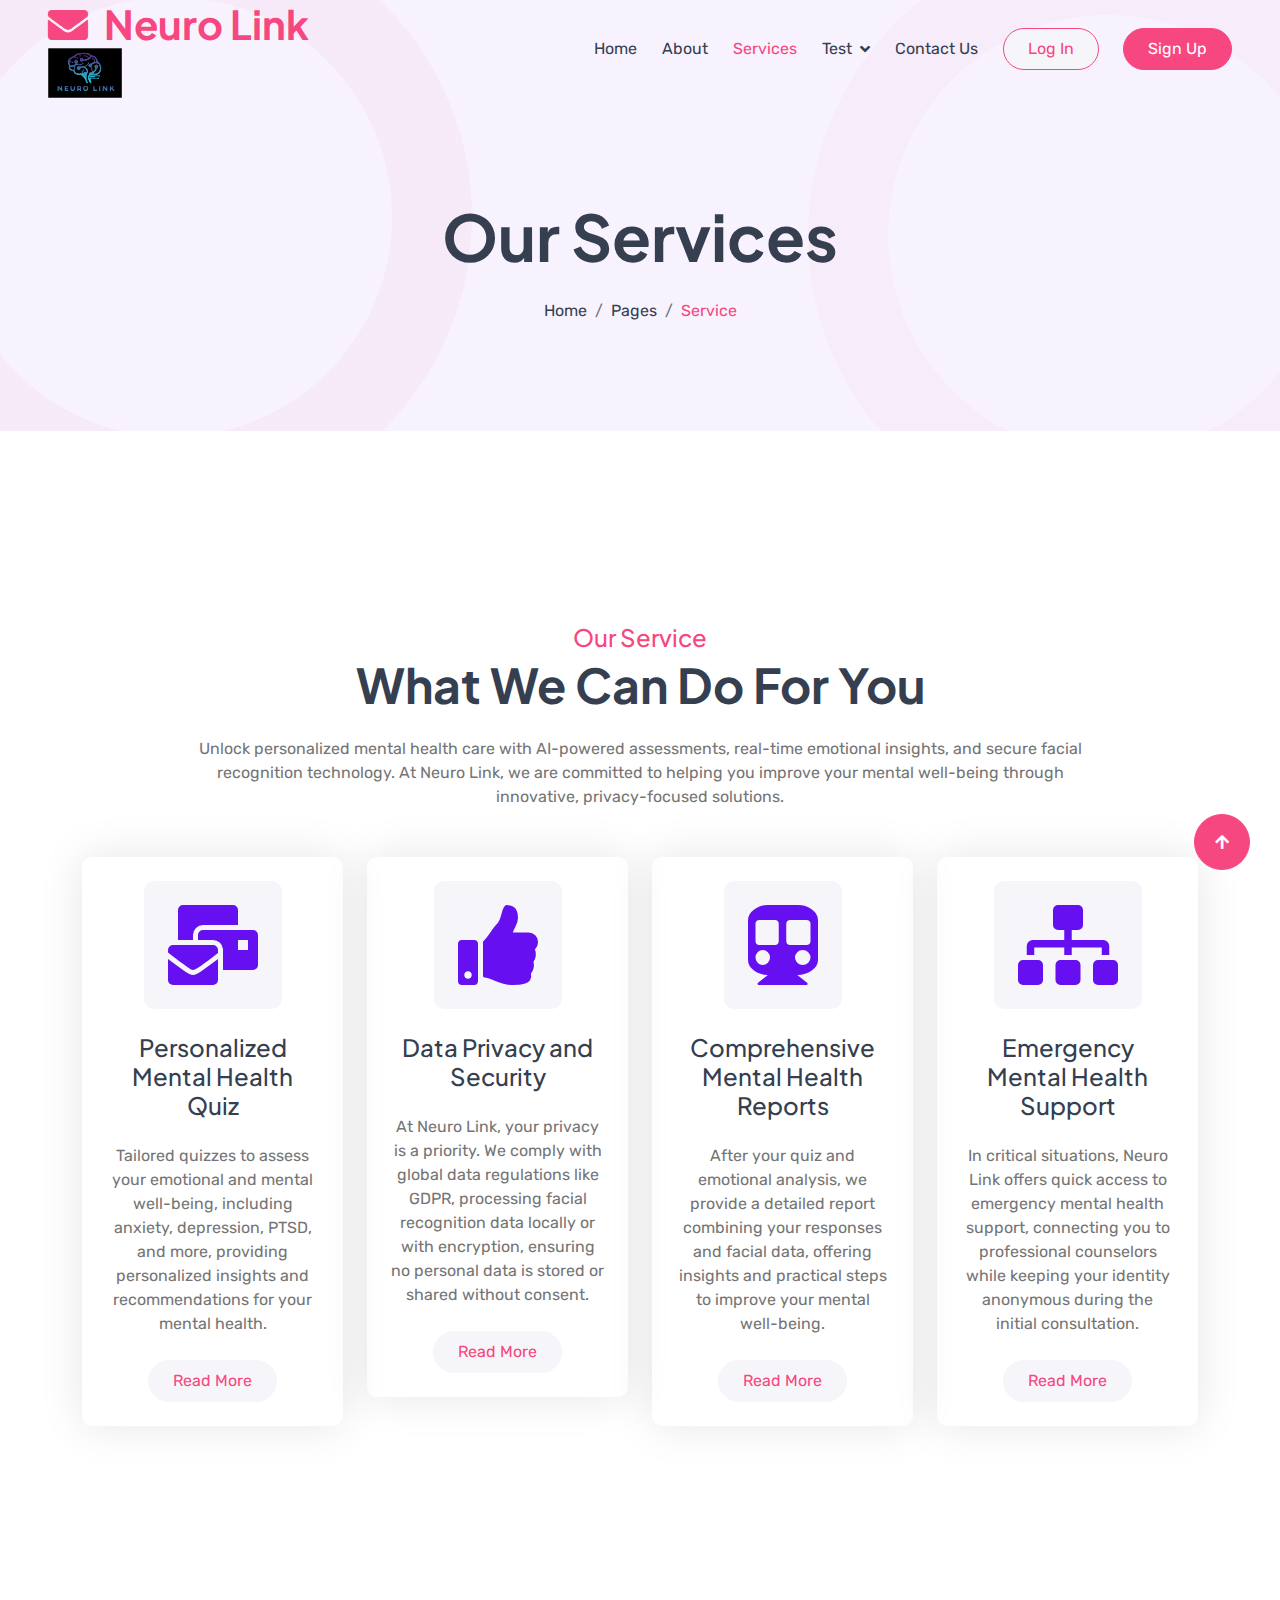
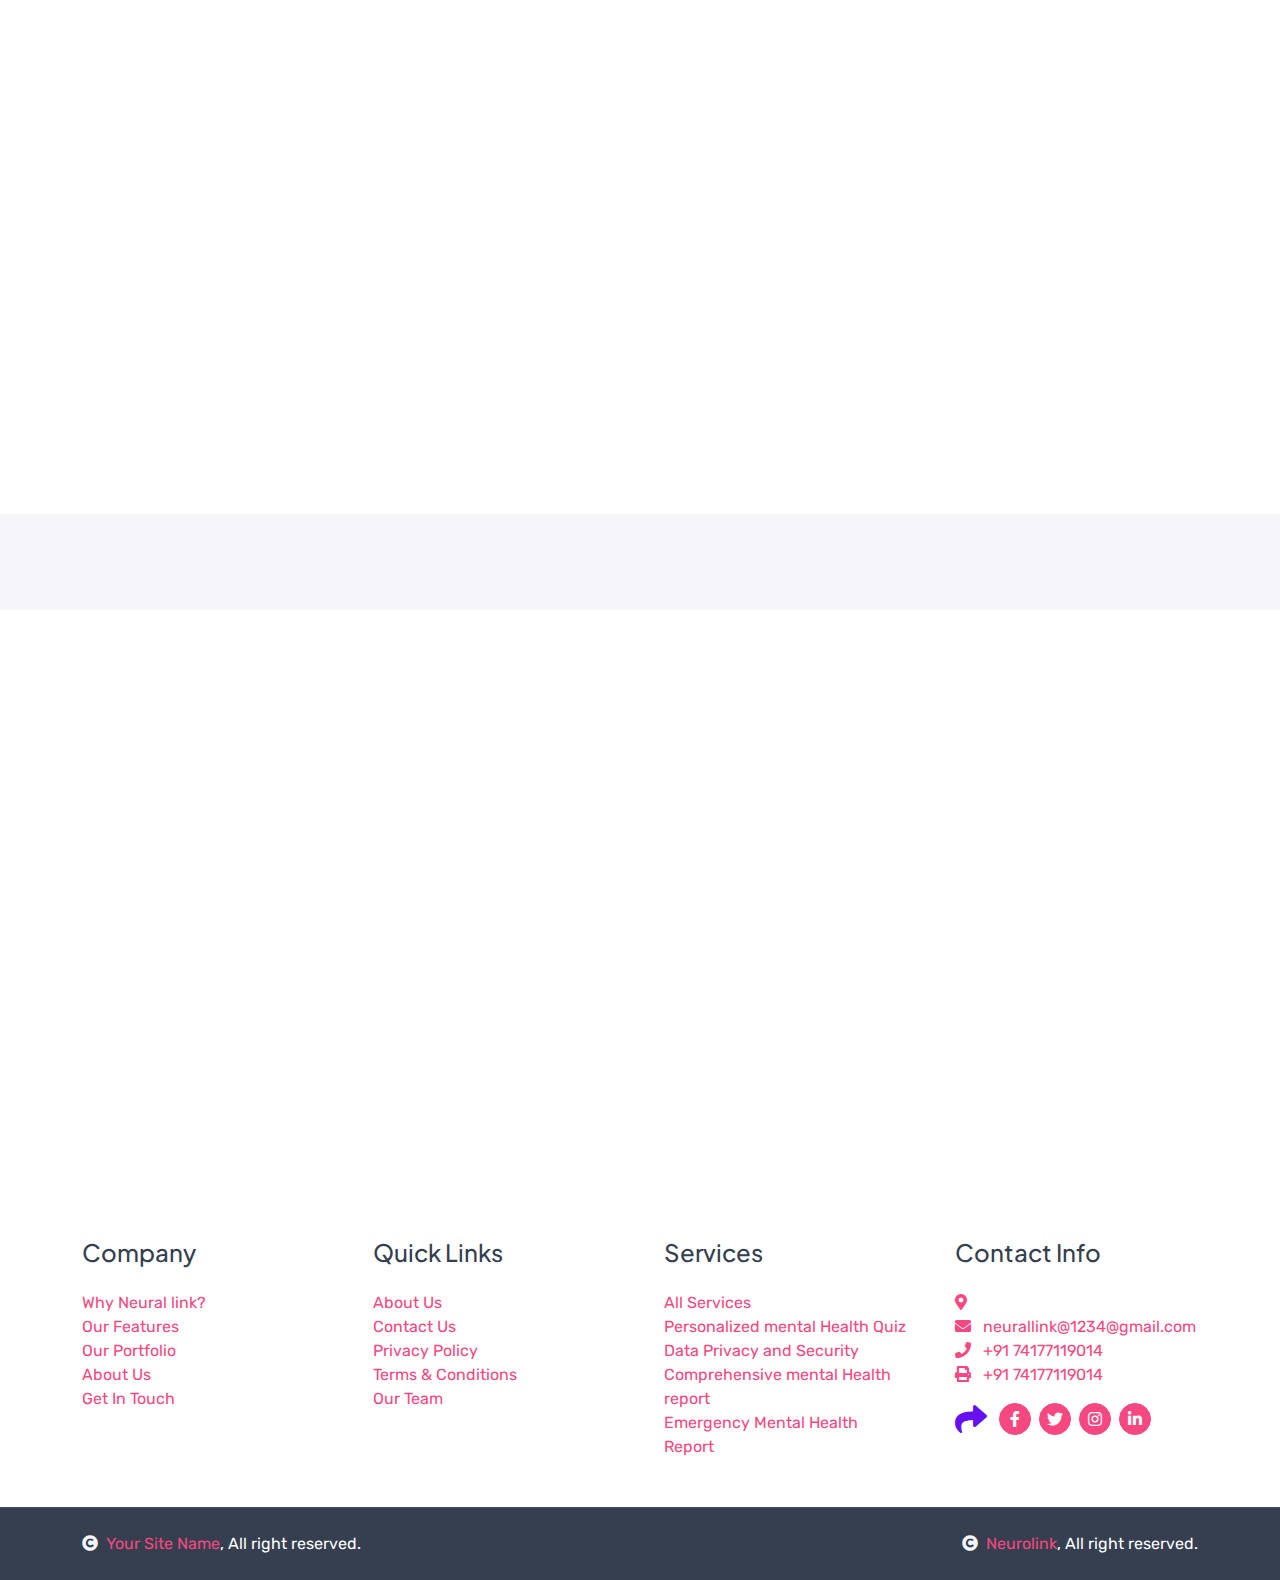
<file: feature.html>
<!DOCTYPE html>
<html lang="en">

    <head>
        <meta charset="utf-8">
        <title>Mailler - SaaS Website Template</title>
        <meta content="width=device-width, initial-scale=1.0" name="viewport">
        <meta content="" name="keywords">
        <meta content="" name="description">

        <!-- Google Web Fonts -->
        <link rel="preconnect" href="https://fonts.googleapis.com">
        <link rel="preconnect" href="https://fonts.gstatic.com" crossorigin>
        <link href="https://fonts.googleapis.com/css2?family=Plus+Jakarta+Sans:wght@500;600;700&family=Rubik:wght@400;500&display=swap" rel="stylesheet"> 

        <!-- Icon Font Stylesheet -->
        <link rel="stylesheet" href="https://use.fontawesome.com/releases/v5.15.4/css/all.css"/>
        <link href="https://cdn.jsdelivr.net/npm/bootstrap-icons@1.4.1/font/bootstrap-icons.css" rel="stylesheet">

        <!-- Libraries Stylesheet -->
        <link href="lib/animate/animate.min.css" rel="stylesheet">
        <link href="lib/owlcarousel/assets/owl.carousel.min.css" rel="stylesheet">
        <link href="lib/lightbox/css/lightbox.min.css" rel="stylesheet">


        <!-- Customized Bootstrap Stylesheet -->
        <link href="css/bootstrap.min.css" rel="stylesheet">

        <!-- Template Stylesheet -->
        <link href="css/style.css" rel="stylesheet">
    </head>

    <body>

        <!-- Spinner Start -->
        <div id="spinner" class="show bg-white position-fixed translate-middle w-100 vh-100 top-50 start-50 d-flex align-items-center justify-content-center">
            <div class="spinner-border text-primary" style="width: 3rem; height: 3rem;" role="status">
                <span class="sr-only">Loading...</span>
            </div>
        </div>
        <!-- Spinner End -->


        <!-- Navbar & Hero Start -->
        <div class="container-fluid p-0">
            <nav class="navbar navbar-expand-lg navbar-light bg-transparent px-4 px-lg-5 py-3 py-lg-0">
                <a href="index.html" class="navbar-brand p-0">
                    <h1 class="display-6 text-primary m-0"><i class="fas fa-envelope me-3"></i>Neuro Link</h1>
                    <img src="img/logo.png" alt="Logo">
                </a>
                <button class="navbar-toggler" type="button" data-bs-toggle="collapse" data-bs-target="#navbarCollapse">
                    <span class="fa fa-bars"></span>
                </button>
                <div class="collapse navbar-collapse" id="navbarCollapse">
                    <div class="navbar-nav ms-auto py-0">
                        <a href="index.html" class="nav-item nav-link">Home</a>
                        <a href="about.html" class="nav-item nav-link">About</a>
                        <a href="service.html" class="nav-item nav-link active">Services</a>
                        <div class="nav-item dropdown">
                            <a href="#" class="nav-link dropdown-toggle" data-bs-toggle="dropdown">Test</a>
                            <div class="dropdown-menu m-0">
                                <a href="feature.html" class="dropdown-item">Quizzes</a>
                                <a href="pricing.html" class="dropdown-item">Why we choose</a>
                                <a href="testimonial.html" class="dropdown-item">Testimonial</a>
                              
                            </div>
                        </div>
                        <a href="contact.html" class="nav-item nav-link">Contact Us</a>
                    </div>
                    <a href="#" class="btn btn-light border border-primary rounded-pill text-primary py-2 px-4 me-4">Log In</a>
                    <a href="#" class="btn btn-primary rounded-pill text-white py-2 px-4">Sign Up</a>
                </div>
            </nav>
        </div>
        <!-- Navbar & Hero End -->


         <!-- Header Start -->
         <div class="container-fluid bg-breadcrumb">
            <ul class="breadcrumb-animation">
                <li></li>
                <li></li>
                <li></li>
                <li></li>
                <li></li>
                <li></li>
                <li></li>
                <li></li>
                <li></li>
                <li></li>
            </ul>
            <div class="container text-center py-5" style="max-width: 900px;">
                <h3 class="display-3 mb-4 wow fadeInDown" data-wow-delay="0.1s">Our Services</h1>
                <ol class="breadcrumb justify-content-center mb-0 wow fadeInDown" data-wow-delay="0.3s">
                    <li class="breadcrumb-item"><a href="index.html">Home</a></li>
                    <li class="breadcrumb-item"><a href="#">Pages</a></li>
                    <li class="breadcrumb-item active text-primary">Service</li>
                </ol>    
            </div>
        </div>
        <!-- Header End -->


        <!-- Service Start -->
        <div class="container-fluid service py-5">
            <div class="container py-5">
                <div class="text-center mx-auto mb-5 wow fadeInUp" data-wow-delay="0.1s" style="max-width: 900px;">
                    <h4 class="mb-1 text-primary">Our Service</h4>
                    <h1 class="display-5 mb-4">What We Can Do For You</h1>
                    <p class="mb-0">Unlock personalized mental health care with AI-powered assessments, real-time emotional insights, and secure facial recognition technology. At Neuro Link, we are committed to helping you improve your mental well-being through innovative, privacy-focused solutions.
                    </p>
                </div>
                <div class="row g-4 justify-content-center">
                    <div class="col-md-6 col-lg-4 col-xl-3 wow fadeInUp" data-wow-delay="0.1s">
                        <div class="service-item text-center rounded p-4">
                            <div class="service-icon d-inline-block bg-light rounded p-4 mb-4"><i class="fas fa-mail-bulk fa-5x text-secondary"></i></div>
                            <div class="service-content">
                                <h4 class="mb-4">Personalized Mental Health Quiz</h4>
                                <p class="mb-4">Tailored quizzes to assess your emotional and mental well-being, including anxiety, depression, PTSD, and more, providing personalized insights and recommendations for your mental health.
                                </p>
                                <a href="#" class="btn btn-light rounded-pill text-primary py-2 px-4">Read More</a>
                            </div>
                        </div>
                    </div>
                    <div class="col-md-6 col-lg-4 col-xl-3 wow fadeInUp" data-wow-delay="0.3s">
                        <div class="service-item text-center rounded p-4">
                            <div class="service-icon d-inline-block bg-light rounded p-4 mb-4"><i class="fas fa-thumbs-up fa-5x text-secondary"></i></div>
                            <div class="service-content">
                                <h4 class="mb-4">Data Privacy and Security </h4>
                                <p class="mb-4">At Neuro Link, your privacy is a priority. We comply with global data regulations like GDPR, processing facial recognition data locally or with encryption, ensuring no personal data is stored or shared without consent.
                                </p>
                                <a href="#" class="btn btn-light rounded-pill text-primary py-2 px-4">Read More</a>
                            </div>
                        </div>
                    </div>
                    <div class="col-md-6 col-lg-4 col-xl-3 wow fadeInUp" data-wow-delay="0.5s">
                        <div class="service-item text-center rounded p-4">
                            <div class="service-icon d-inline-block bg-light rounded p-4 mb-4"><i class="fa fa-subway fa-5x text-secondary"></i></div>
                            <div class="service-content">
                                <h4 class="mb-4">Comprehensive Mental Health Reports</h4>
                                <p class="mb-4">After your quiz and emotional analysis, we provide a detailed report combining your responses and facial data, offering insights and practical steps to improve your mental well-being.
                                </p>
                                <a href="#" class="btn btn-light rounded-pill text-primary py-2 px-4">Read More</a>
                            </div>
                        </div>
                    </div>
                    <div class="col-md-6 col-lg-4 col-xl-3 wow fadeInUp" data-wow-delay="0.7s">
                        <div class="service-item text-center rounded p-4">
                            <div class="service-icon d-inline-block bg-light rounded p-4 mb-4"><i class="fas fa-sitemap fa-5x text-secondary"></i></div>
                            <div class="service-content">
                                <h4 class="mb-4">Emergency Mental Health Support</h4>
                                <p class="mb-4">In critical situations, Neuro Link offers quick access to emergency mental health support, connecting you to professional counselors while keeping your identity anonymous during the initial consultation.
                                </p>
                                <a href="#" class="btn btn-light rounded-pill text-primary py-2 px-4">Read More</a>
                            </div>
                        </div>
                    </div>
                    <div class="col-md-6 col-lg-4 col-xl-3 wow fadeInUp" data-wow-delay="0.1s">
                        <div class="service-item text-center rounded p-4">
                            <div class="service-icon d-inline-block bg-light rounded p-4 mb-4"><i class="fas fa-mail-bulk fa-5x text-secondary"></i></div>
                            <div class="service-content">
                                <h4 class="mb-4">Regular Progress Tracking and Follow-ups</h4>
                                <p class="mb-4">Neuro Link offers ongoing mental health monitoring with regular follow-up quizzes and emotional tracking, ensuring you receive updated insights and recommendations throughout your journey.
                                </p>
                                <a href="#" class="btn btn-light rounded-pill text-primary py-2 px-4">Read More</a>
                            </div>
                        </div>
                    </div>
                    <div class="col-md-6 col-lg-4 col-xl-3 wow fadeInUp" data-wow-delay="0.3s">
                        <div class="service-item text-center rounded p-4">
                            <div class="service-icon d-inline-block bg-light rounded p-4 mb-4"><i class="fas fa-thumbs-up fa-5x text-secondary"></i></div>
                            <div class="service-content">
                                <h4 class="mb-4">Integration with Physical Health Devices </h4>
                                <p class="mb-4">For users with wearable devices, Neuro Link integrates your physical health data (sleep patterns, heart rate, activity levels) to provide a more holistic understanding of your overall well-being
                                </p>
                                <a href="#" class="btn btn-light rounded-pill text-primary py-2 px-4">Read More</a>
                            </div>
                        </div>
                    </div>
                    <div class="col-md-6 col-lg-4 col-xl-3 wow fadeInUp" data-wow-delay="0.5s">
                        <div class="service-item text-center rounded p-4">
                            <div class="service-icon d-inline-block bg-light rounded p-4 mb-4"><i class="fa fa-subway fa-5x text-secondary"></i></div>
                            <div class="service-content">
                                <h4 class="mb-4">Peer Support and Community Forums</h4>
                                <p class="mb-4">Facilitate community-driven mental health support by offering peer forums where users can connect, share experiences, and support one another in a safe and moderated space.
                                </p>
                                <a href="#" class="btn btn-light rounded-pill text-primary py-2 px-4">Read More</a>
                            </div>
                        </div>
                    </div>
                    <div class="col-md-6 col-lg-4 col-xl-3 wow fadeInUp" data-wow-delay="0.7s">
                        <div class="service-item text-center rounded p-4">
                            <div class="service-icon d-inline-block bg-light rounded p-4 mb-4"><i class="fas fa-sitemap fa-5x text-secondary"></i></div>
                            <div class="service-content">
                                <h4 class="mb-4">Personalized Self-Care Plans</h4>
                                <p class="mb-4">Create customized self-care plans for users based on their quiz results and emotional data, offering daily or weekly routines focused on improving mental health.
                                </p>
                                <a href="#" class="btn btn-light rounded-pill text-primary py-2 px-4">Read More</a>
                            </div>
                        </div>
                    </div>
                </div>
            </div>
        </div>
        <!-- Service End -->


        <!-- FAQ Start -->
        <div class="container-fluid FAQ bg-light overflow-hidden py-5"></div>
            <div class="container py-5">
                <div class="row g-5 align-items-center">
                    <div class="col-lg-6 wow fadeInLeft" data-wow-delay="0.1s">
                       <div class="accordion" id="accordionExample">
                            <div class="accordion-item border-0 mb-4">
                                <h2 class="accordion-header" id="headingOne">
                                    <button class="accordion-button rounded-top" type="button" data-bs-toggle="collapse" data-bs-target="#collapseOne" aria-expanded="true" aria-controls="collapseTOne">
                                        Can I use Neuro Link without sharing my identity?

                                    </button>
                                </h2>
                                <div id="collapseOne" class="accordion-collapse collapse show" aria-labelledby="headingOne" data-bs-parent="#accordionExample">
                                    <div class="accordion-body my-2">
                                        
                                        <p>Yes, you can start with an anonymous consultation. You have the option to share your data and reports with a counselor only if you find the session helpful and wish to continue.</p>
                                        
                                    </div>
                                </div>
                            </div>
                            <div class="accordion-item border-0 mb-4">
                                <h2 class="accordion-header" id="headingTwo">
                                    <button class="accordion-button collapsed rounded-top" type="button" data-bs-toggle="collapse" data-bs-target="#collapseTwo" aria-expanded="false" aria-controls="collapseTwo">
                                        What types of mental health issues can Neuro Link help identify?

                                    </button>
                                </h2>
                                <div id="collapseTwo" class="accordion-collapse collapse" aria-labelledby="headingTwo" data-bs-parent="#accordionExample">
                                    <div class="accordion-body my-2">
                                        <p>Neuro Link helps identify various mental health issues, including anxiety, depression, sleep disorders, PTSD, and more, through tailored quizzes and AI-powered emotional assessments.</p>
                                    </div>
                                </div>
                            </div>
                            <div class="accordion-item border-0">
                                <h2 class="accordion-header" id="headingThree">
                                    <button class="accordion-button collapsed rounded-top" type="button" data-bs-toggle="collapse" data-bs-target="#collapseThree" aria-expanded="false" aria-controls="collapseThree">
                                        How often should I use Neuro Link for assessments?

                                    </button>
                                </h2>
                                <div id="collapseThree" class="accordion-collapse collapse" aria-labelledby="headingThree" data-bs-parent="#accordionExample">
                                    <div class="accordion-body my-2">
                                        <p>We recommend using Neuro Link regularly, at least once a week, to track your progress and receive updated, personalized insights and recommendations for your mental health.</p>

                                    </div>
                                </div>
                            </div>
                       </div>
                    </div>
                    <div class="col-lg-6 wow fadeInRight" data-wow-delay="0.3s">
                        <div class="FAQ-img RotateMoveRight rounded">
                            <img src="img/about-1.png" class="img-fluid w-100" alt="">
                        </div>
                    </div>
                </div>
            </div>
        </div>
        
        <!-- FAQ End -->
         <!--footer start-->

         <div class="container-fluid footer py-5 wow fadeIn" data-wow-delay="0.2s"></div>
         <div class="container py-5">
             <div class="row g-5">
                 <div class="col-md-6 col-lg-6 col-xl-3">
                     <div class="footer-item d-flex flex-column">
                         <h4 class="text-dark mb-4">Company</h4>
                         <a href=""> Why Neural link?</a>
                         <a href=""> Our Features</a>
                         <a href=""> Our Portfolio</a>
                         <a href=""> About Us</a>
                         
                         <a href=""> Get In Touch</a>
                     </div>
                 </div>
                 <div class="col-md-6 col-lg-6 col-xl-3">
                     <div class="footer-item d-flex flex-column">
                         <h4 class="mb-4 text-dark">Quick Links</h4>
                         <a href=""> About Us</a>
                         <a href=""> Contact Us</a>
                         <a href=""> Privacy Policy</a>
                         <a href=""> Terms & Conditions</a>
                        
                         <a href=""> Our Team</a>
                     </div>
                 </div>
                 <div class="col-md-6 col-lg-6 col-xl-3">
                     <div class="footer-item d-flex flex-column">
                         <h4 class="mb-4 text-dark">Services</h4>
                         <a href=""> All Services</a>
                         <a href=""> Personalized mental Health Quiz</a>
                         <a href=""> Data Privacy and Security</a>
                         <a href=""> Comprehensive mental Health report</a>
                         <a href=""> Emergency Mental Health Report</a>
                         
                     </div>
                 </div>
                 <div class="col-md-6 col-lg-6 col-xl-3">
                     <div class="footer-item d-flex flex-column">
                         <h4 class="mb-4 text-dark">Contact Info</h4>
                         <a href=""><i class="fa fa-map-marker-alt me-2"></i> </a>
                         <a href=""><i class="fas fa-envelope me-2"></i> neurallink@1234@gmail.com</a>
                         <a href=""><i class="fas fa-phone me-2"></i> +91 74177119014</a>
                         <a href="" class="mb-3"><i class="fas fa-print me-2"></i> +91 74177119014</a>
                         <div class="d-flex align-items-center">
                             <i class="fas fa-share fa-2x text-secondary me-2"></i>
                             <a class="btn-square btn btn-primary rounded-circle mx-1" href=""><i class="fab fa-facebook-f"></i></a>
                             <a class="btn-square btn btn-primary rounded-circle mx-1" href=""><i class="fab fa-twitter"></i></a>
                             <a class="btn-square btn btn-primary rounded-circle mx-1" href=""><i class="fab fa-instagram"></i></a>
                             <a class="btn-square btn btn-primary rounded-circle mx-1" href=""><i class="fab fa-linkedin-in"></i></a>
                         </div>
                     </div>
                 </div>
             </div>
         </div>
     </div>
        <!-- Footer End -->

        
        <!-- Copyright Start -->
        <div class="container-fluid copyright py-4">
            <div class="container">
                <div class="row g-4 align-items-center">
                    <div class="col-md-6 text-center text-md-start mb-md-0">
                        <span class="text-white"><a href="#"><i class="fas fa-copyright text-light me-2"></i>Your Site Name</a>, All right reserved.</span>
                    </div>
                    <div class="col-md-6 text-center text-md-end text-white">
                        <!--/*** This template is free as long as you keep the below author’s credit link/attribution link/backlink. ***/-->
                        <!--/*** If you'd like to use the template without the below author’s credit link/attribution link/backlink, ***/-->
                        <!--/*** you can purchase the Credit Removal License from "https://htmlcodex.com/credit-removal". ***/-->
                        <span class="text-white"><a href="#"><i class="fas fa-copyright text-light me-2"></i>Neurolink</a>, All right reserved.</span>
                    </div>
                </div>
            </div>
        </div>
        <!-- Copyright End -->


        <!-- Back to Top -->
        <a href="#" class="btn btn-primary btn-lg-square back-to-top"><i class="fa fa-arrow-up"></i></a>   

        
    <!-- JavaScript Libraries -->
    <script src="https://ajax.googleapis.com/ajax/libs/jquery/3.6.4/jquery.min.js"></script>
    <script src="https://cdn.jsdelivr.net/npm/bootstrap@5.0.0/dist/js/bootstrap.bundle.min.js"></script>
    <script src="lib/wow/wow.min.js"></script>
    <script src="lib/easing/easing.min.js"></script>
    <script src="lib/waypoints/waypoints.min.js"></script>
    <script src="lib/counterup/counterup.min.js"></script>
    <script src="lib/owlcarousel/owl.carousel.min.js"></script>
    <script src="lib/lightbox/js/lightbox.min.js"></script>
    

    <!-- Template Javascript -->
    <script src="js/main.js"></script>
    </body>

</html>
</file>
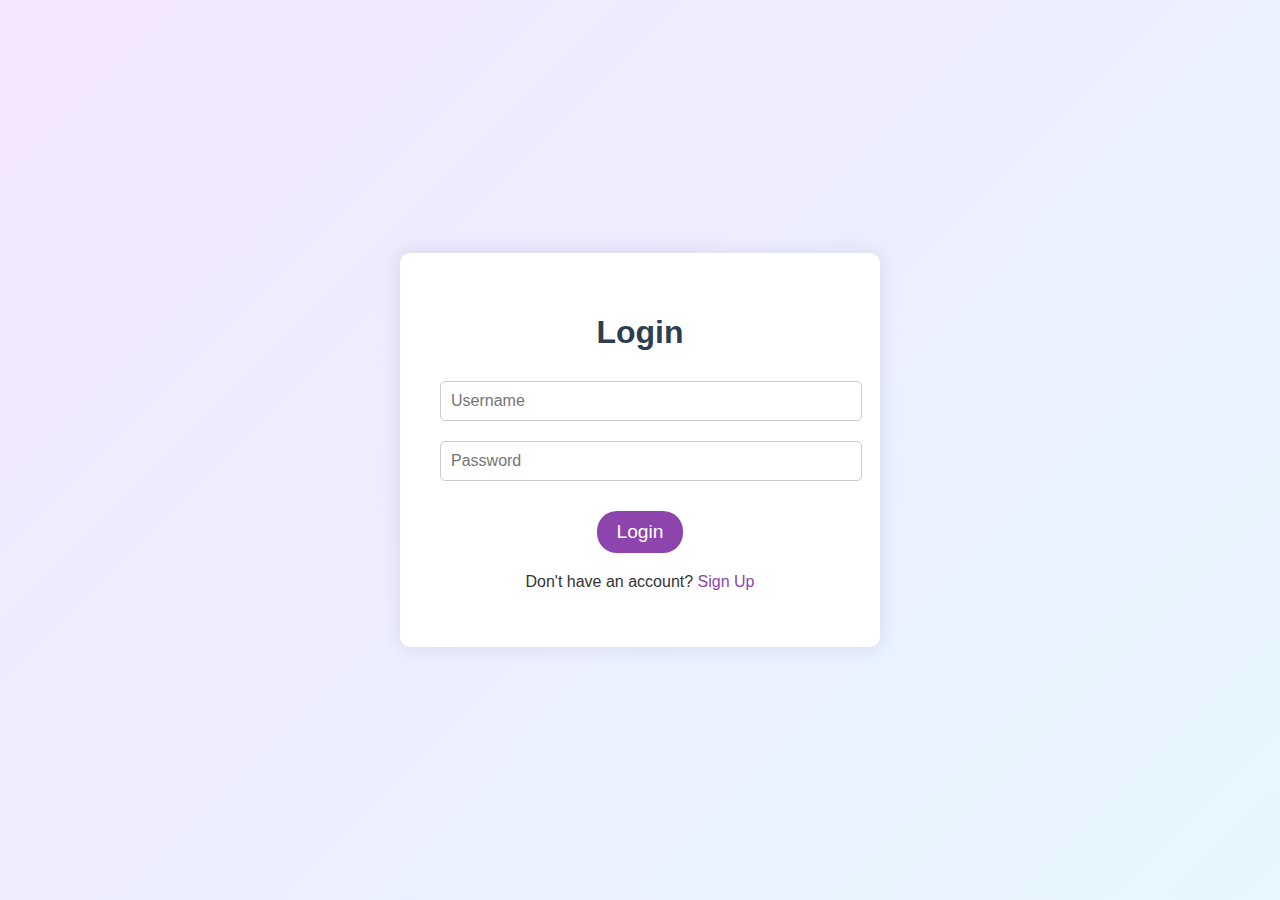
<file: login.html>
<!DOCTYPE html>
<html lang="en">
<head>
    <meta charset="UTF-8">
    <meta name="viewport" content="width=device-width, initial-scale=1.0">
    <title>Login - Mental Health AI System</title>
    <style>
        body {
            font-family: 'Open Sans', sans-serif;
            margin: 0;
            padding: 0;
            background: linear-gradient(135deg, #f3e6ff, #e6f7ff);
            color: #333;
            display: flex;
            justify-content: center;
            align-items: center;
            min-height: 100vh;
        }

        .login-container {
            background-color: #fff;
            padding: 40px;
            border-radius: 10px;
            box-shadow: 0px 0px 20px rgba(0, 0, 0, 0.1);
            max-width: 400px;
            width: 100%;
            text-align: center;
        }

        h1 {
            font-size: 2rem;
            color: #2c3e50;
            margin-bottom: 20px;
        }

        input[type="text"], input[type="password"] {
            width: 100%;
            padding: 10px;
            margin: 10px 0;
            border: 1px solid #ccc;
            border-radius: 5px;
            font-size: 1rem;
        }

        button {
            background-color: #8e44ad;
            color: #fff;
            padding: 10px 20px;
            border: none;
            border-radius: 20px;
            cursor: pointer;
            font-size: 1.2rem;
            transition: background-color 0.3s ease;
            margin-top: 20px;
        }

        button:hover {
            background-color: #732d91;
        }

        p {
            margin-top: 20px;
            font-size: 1rem;
        }

        a {
            color: #8e44ad;
            text-decoration: none;
        }

        a:hover {
            text-decoration: underline;
        }
    </style>
</head>
<body>
    <div class="login-container">
        <h1>Login</h1>
        <form action="#" method="POST">
            <input type="text" name="username" placeholder="Username" required>
            <input type="password" name="password" placeholder="Password" required>
            <button type="submit">Login</button>
        </form>
        <p>Don't have an account? <a href="signup.html">Sign Up</a></p>
    </div>
</body>
</html>
</file>
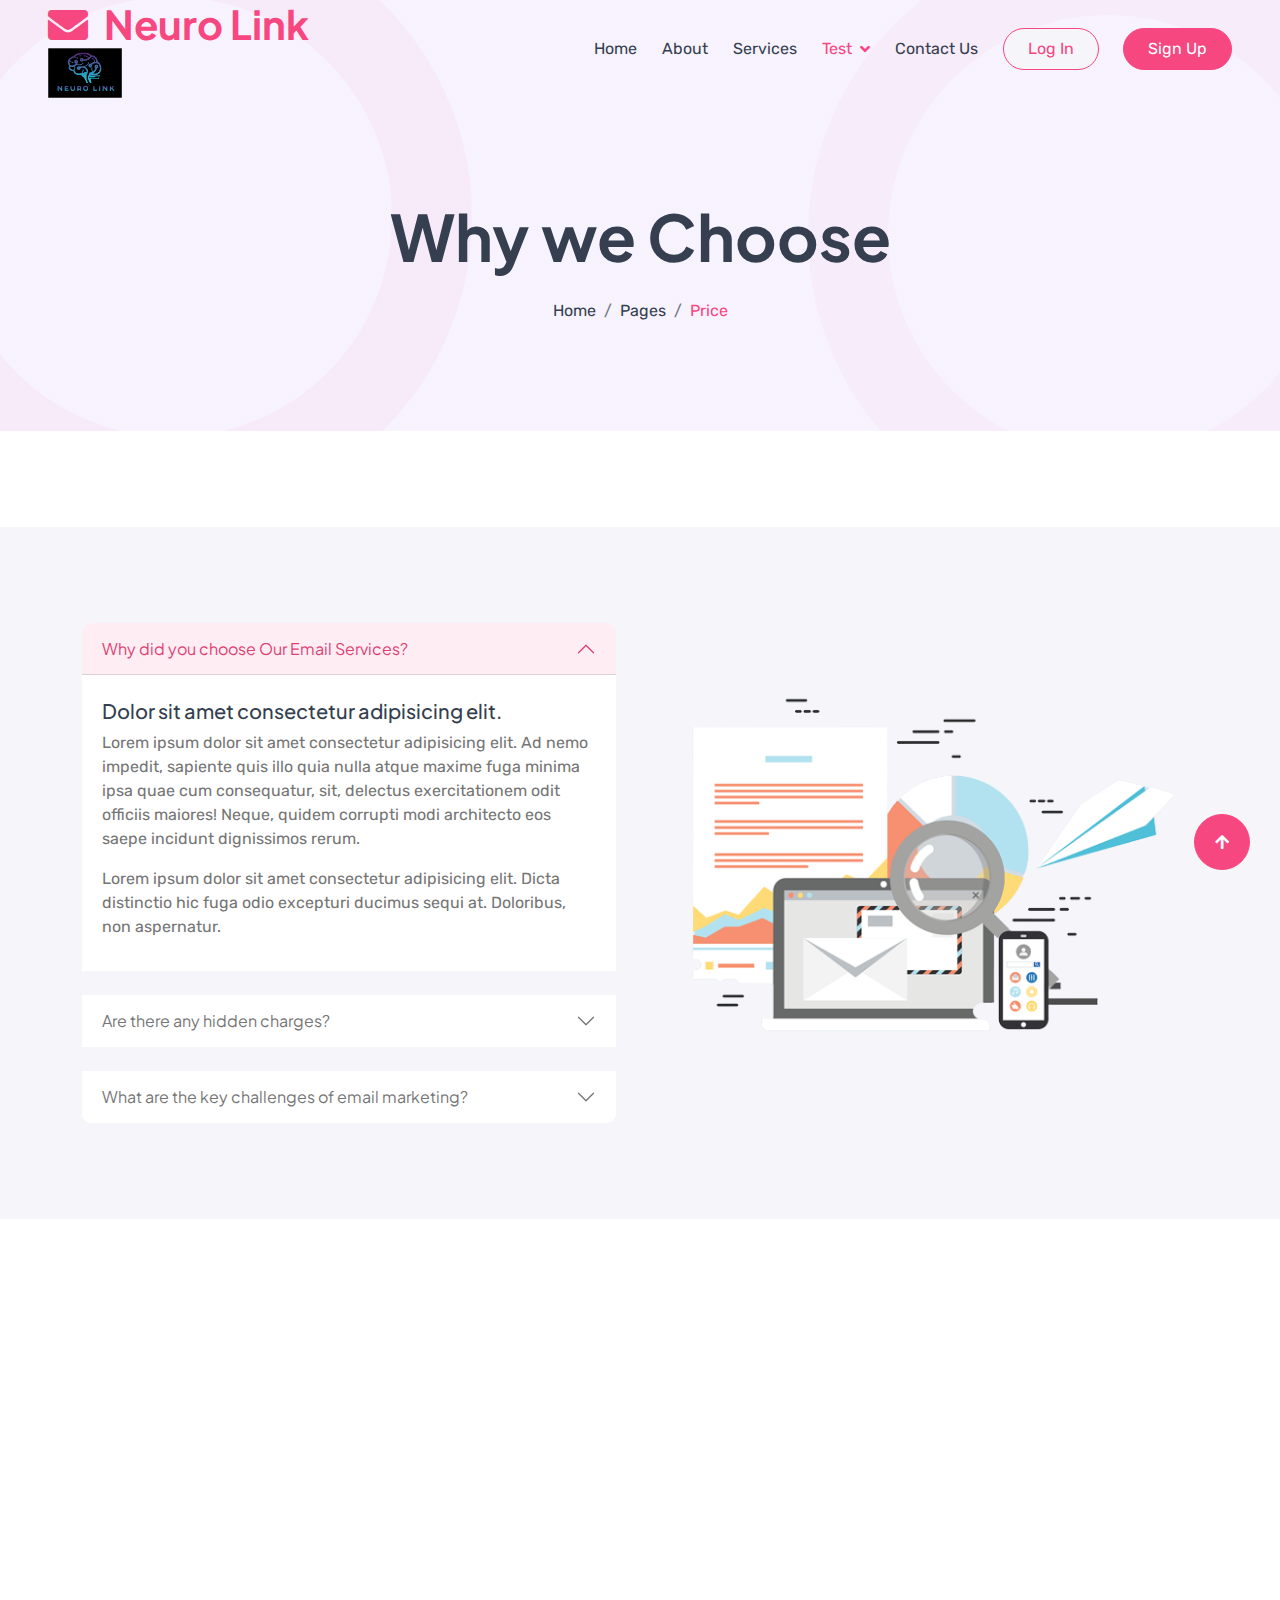
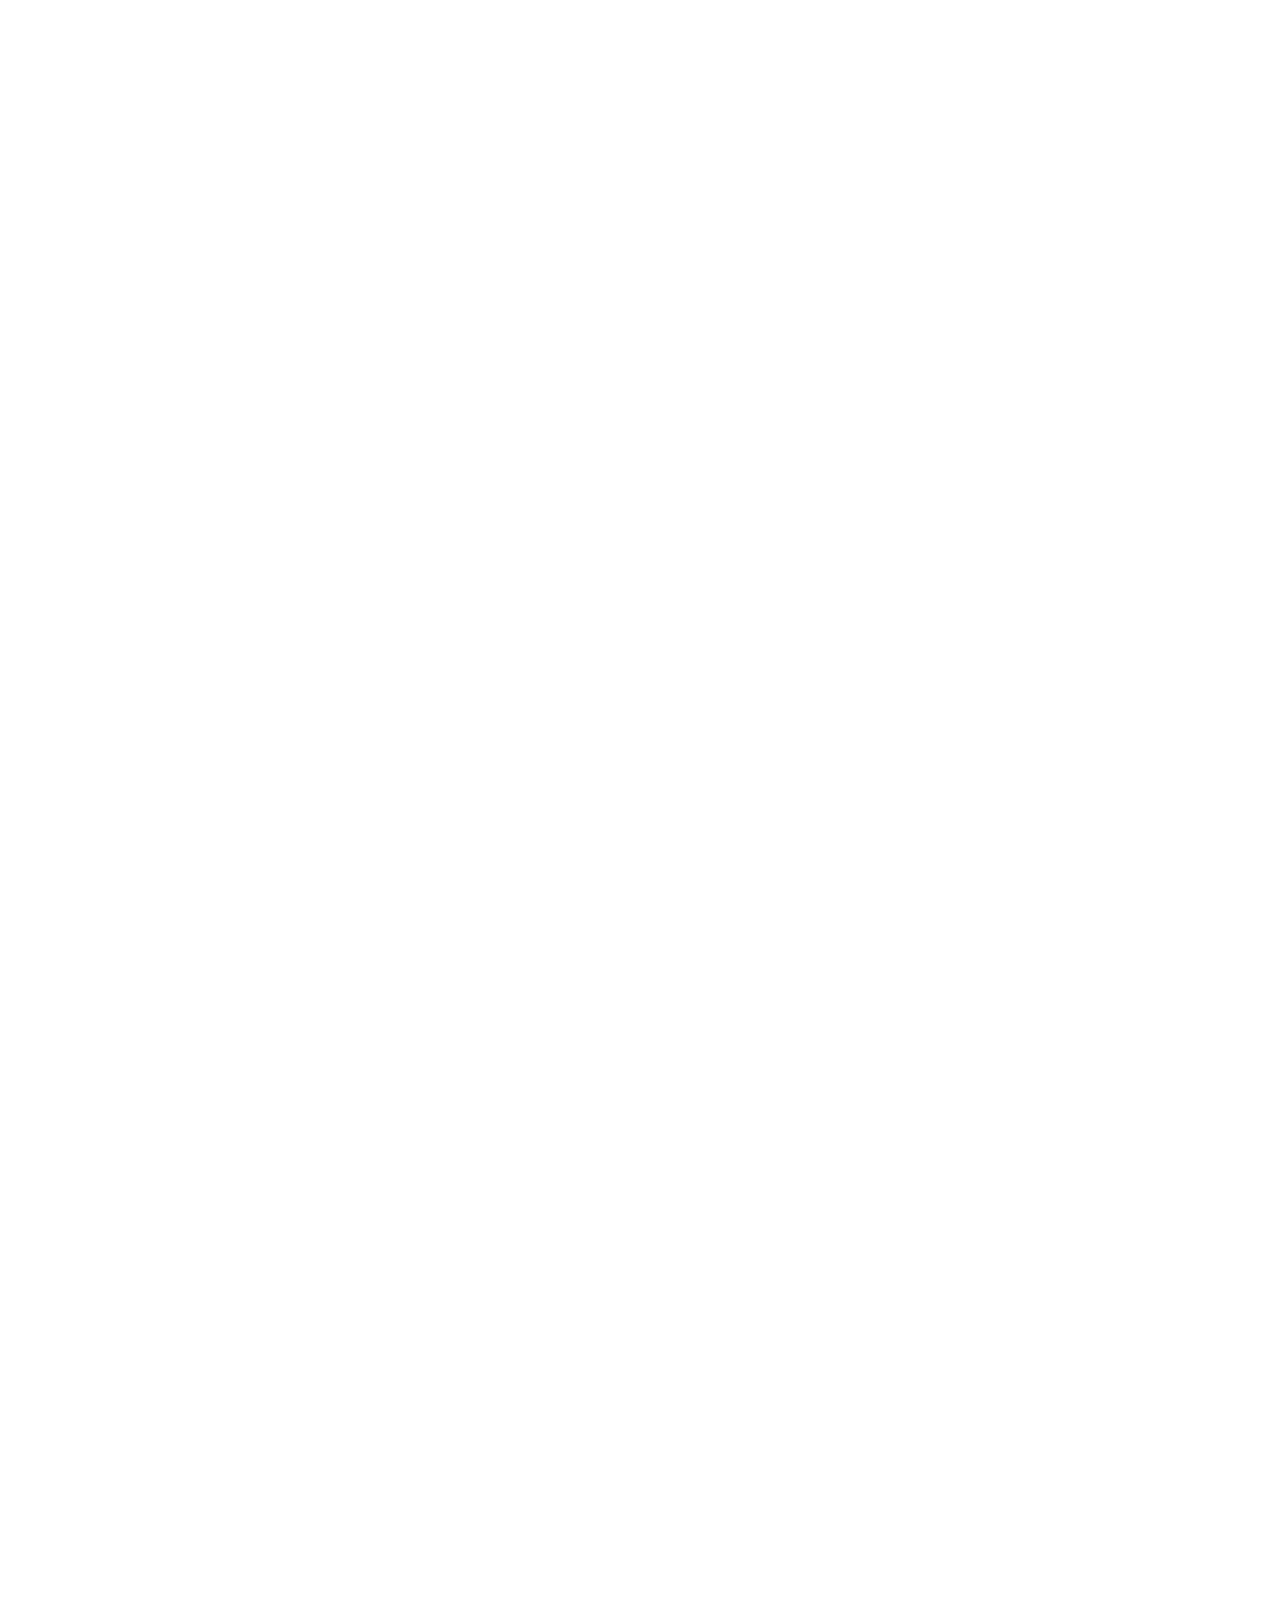
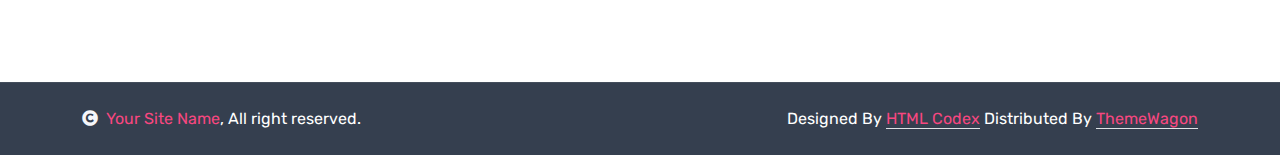
<file: pricing.html>
<!DOCTYPE html>
<html lang="en">

    <head>
        <meta charset="utf-8">
        <title>Mailler - SaaS Website Template</title>
        <meta content="width=device-width, initial-scale=1.0" name="viewport">
        <meta content="" name="keywords">
        <meta content="" name="description">

        <!-- Google Web Fonts -->
        <link rel="preconnect" href="https://fonts.googleapis.com">
        <link rel="preconnect" href="https://fonts.gstatic.com" crossorigin>
        <link href="https://fonts.googleapis.com/css2?family=Plus+Jakarta+Sans:wght@500;600;700&family=Rubik:wght@400;500&display=swap" rel="stylesheet"> 

        <!-- Icon Font Stylesheet -->
        <link rel="stylesheet" href="https://use.fontawesome.com/releases/v5.15.4/css/all.css"/>
        <link href="https://cdn.jsdelivr.net/npm/bootstrap-icons@1.4.1/font/bootstrap-icons.css" rel="stylesheet">

        <!-- Libraries Stylesheet -->
        <link href="lib/animate/animate.min.css" rel="stylesheet">
        <link href="lib/owlcarousel/assets/owl.carousel.min.css" rel="stylesheet">
        <link href="lib/lightbox/css/lightbox.min.css" rel="stylesheet">


        <!-- Customized Bootstrap Stylesheet -->
        <link href="css/bootstrap.min.css" rel="stylesheet">

        <!-- Template Stylesheet -->
        <link href="css/style.css" rel="stylesheet">
    </head>

    <body>

        <!-- Spinner Start -->
        <div id="spinner" class="show bg-white position-fixed translate-middle w-100 vh-100 top-50 start-50 d-flex align-items-center justify-content-center">
            <div class="spinner-border text-primary" style="width: 3rem; height: 3rem;" role="status">
                <span class="sr-only">Loading...</span>
            </div>
        </div>
        <!-- Spinner End -->


        <!-- Navbar & Hero Start -->
        <div class="container-fluid p-0">
            <nav class="navbar navbar-expand-lg navbar-light bg-transparent px-4 px-lg-5 py-3 py-lg-0">
                <a href="index.html" class="navbar-brand p-0">
                    <h1 class="display-6 text-primary m-0"><i class="fas fa-envelope me-3"></i>Neuro Link</h1>
                     <img src="img/logo.png" alt="Logo">
                </a>
                <button class="navbar-toggler" type="button" data-bs-toggle="collapse" data-bs-target="#navbarCollapse">
                    <span class="fa fa-bars"></span>
                </button>
                <div class="collapse navbar-collapse" id="navbarCollapse">
                    <div class="navbar-nav ms-auto py-0">
                        <a href="index.html" class="nav-item nav-link">Home</a>
                        <a href="about.html" class="nav-item nav-link">About</a>
                        <a href="service.html" class="nav-item nav-link">Services</a>
                        <div class="nav-item dropdown">
                            <a href="#" class="nav-link dropdown-toggle active" data-bs-toggle="dropdown">Test</a>
                            <div class="dropdown-menu m-0">
                                <a href="feature.html" class="dropdown-item">Quizzes</a>
                                <a href="pricing.html" class="dropdown-item active">Why we choose</a>
                                <a href="testimonial.html" class="dropdown-item">Testimonial</a>
                                <a href="404.html" class="dropdown-item">404 Page</a>
                            </div>
                        </div>
                        <a href="contact.html" class="nav-item nav-link">Contact Us</a>
                    </div>
                    <a href="#" class="btn btn-light border border-primary rounded-pill text-primary py-2 px-4 me-4">Log In</a>
                    <a href="#" class="btn btn-primary rounded-pill text-white py-2 px-4">Sign Up</a>
                </div>
            </nav>
        </div>
        <!-- Navbar & Hero End -->


         <!-- Header Start -->
         <div class="container-fluid bg-breadcrumb">
            <ul class="breadcrumb-animation">
                <li></li>
                <li></li>
                <li></li>
                <li></li>
                <li></li>
                <li></li>
                <li></li>
                <li></li>
                <li></li>
                <li></li>
            </ul>
            <div class="container text-center py-5" style="max-width: 900px;">
                <h3 class="display-3 mb-4 wow fadeInDown" data-wow-delay="0.1s">Why we Choose</h1>
                <ol class="breadcrumb justify-content-center mb-0 wow fadeInDown" data-wow-delay="0.3s">
                    <li class="breadcrumb-item"><a href="index.html">Home</a></li>
                    <li class="breadcrumb-item"><a href="#">Pages</a></li>
                    <li class="breadcrumb-item active text-primary">Price</li>
                </ol>    
            </div>
        </div>
        <!-- Header End -->
   <!-- FAQ Start -->
        <div class="container-fluid FAQ bg-light overflow-hidden py-5">
            <div class="container py-5">
                <div class="row g-5 align-items-center">
                    <div class="col-lg-6 wow fadeInLeft" data-wow-delay="0.1s">
                       <div class="accordion" id="accordionExample">
                            <div class="accordion-item border-0 mb-4">
                                <h2 class="accordion-header" id="headingOne">
                                    <button class="accordion-button rounded-top" type="button" data-bs-toggle="collapse" data-bs-target="#collapseOne" aria-expanded="true" aria-controls="collapseTOne">
                                        Why did you choose Our Email Services?
                                    </button>
                                </h2>
                                <div id="collapseOne" class="accordion-collapse collapse show" aria-labelledby="headingOne" data-bs-parent="#accordionExample">
                                    <div class="accordion-body my-2">
                                        <h5>Dolor sit amet consectetur adipisicing elit.</h5>
                                        <p>Lorem ipsum dolor sit amet consectetur adipisicing elit. Ad nemo impedit, sapiente quis illo quia nulla atque maxime fuga minima ipsa quae cum consequatur, sit, delectus exercitationem odit officiis maiores! Neque, quidem corrupti modi architecto eos saepe incidunt dignissimos rerum.</p>
                                        <p>Lorem ipsum dolor sit amet consectetur adipisicing elit. Dicta distinctio hic fuga odio excepturi ducimus sequi at. Doloribus, non aspernatur.</p>
                                    </div>
                                </div>
                            </div>
                            <div class="accordion-item border-0 mb-4">
                                <h2 class="accordion-header" id="headingTwo">
                                    <button class="accordion-button collapsed rounded-top" type="button" data-bs-toggle="collapse" data-bs-target="#collapseTwo" aria-expanded="false" aria-controls="collapseTwo">
                                        Are there any hidden charges? 
                                    </button>
                                </h2>
                                <div id="collapseTwo" class="accordion-collapse collapse" aria-labelledby="headingTwo" data-bs-parent="#accordionExample">
                                    <div class="accordion-body my-2">
                                        <h5>Dolor sit amet consectetur adipisicing elit.</h5>
                                        <p>Lorem ipsum dolor sit amet consectetur adipisicing elit. Ad nemo impedit, sapiente quis illo quia nulla atque maxime fuga minima ipsa quae cum consequatur, sit, delectus exercitationem odit officiis maiores! Neque, quidem corrupti modi architecto eos saepe incidunt dignissimos rerum.</p>
                                        <p>Lorem ipsum dolor sit amet consectetur adipisicing elit. Dicta distinctio hic fuga odio excepturi ducimus sequi at. Doloribus, non aspernatur.</p>
                                    </div>
                                </div>
                            </div>
                            <div class="accordion-item border-0">
                                <h2 class="accordion-header" id="headingThree">
                                    <button class="accordion-button collapsed rounded-top" type="button" data-bs-toggle="collapse" data-bs-target="#collapseThree" aria-expanded="false" aria-controls="collapseThree">
                                        What are the key challenges of email marketing?
                                    </button>
                                </h2>
                                <div id="collapseThree" class="accordion-collapse collapse" aria-labelledby="headingThree" data-bs-parent="#accordionExample">
                                    <div class="accordion-body my-2">
                                        <h5>Dolor sit amet consectetur adipisicing elit.</h5>
                                        <p>Lorem ipsum dolor sit amet consectetur adipisicing elit. Ad nemo impedit, sapiente quis illo quia nulla atque maxime fuga minima ipsa quae cum consequatur, sit, delectus exercitationem odit officiis maiores! Neque, quidem corrupti modi architecto eos saepe incidunt dignissimos rerum.</p>
                                        <p>Lorem ipsum dolor sit amet consectetur adipisicing elit. Dicta distinctio hic fuga odio excepturi ducimus sequi at. Doloribus, non aspernatur.</p>
                                    </div>
                                </div>
                            </div>
                       </div>
                    </div>
                    <div class="col-lg-6 wow fadeInRight" data-wow-delay="0.3s">
                        <div class="FAQ-img RotateMoveRight rounded">
                            <img src="img/about-1.png" class="img-fluid w-100" alt="">
                        </div>
                    </div>
                </div>
            </div>
        </div>
        <!-- FAQ End -->


        <!-- Feature Start -->
        <div class="container-fluid feature overflow-hidden py-5">
            <div class="container py-5">
                <div class="text-center mx-auto mb-5 wow fadeInUp" data-wow-delay="0.1s" style="max-width: 900px;">
                    <h4 class="text-primary">Our Feature</h4>
                    <h1 class="display-5 mb-4">Important Features For Email Marketing</h1>
                    <p class="mb-0">Dolor sit amet consectetur, adipisicing elit. Ipsam, beatae maxime. Vel animi eveniet doloremque reiciendis soluta iste provident non rerum illum perferendis earum est architecto dolores vitae quia vero quod incidunt culpa corporis, porro doloribus. Voluptates nemo doloremque cum.
                    </p>
                </div>
                <div class="row g-4 justify-content-center text-center mb-5">
                    <div class="col-md-6 col-lg-4 col-xl-3 wow fadeInUp" data-wow-delay="0.1s">
                        <div class="text-center p-4">
                            <div class="d-inline-block rounded bg-light p-4 mb-4"><i class="fas fa-envelope fa-5x text-secondary"></i></div>
                            <div class="feature-content">
                                <a href="#" class="h4">Email Marketing <i class="fa fa-long-arrow-alt-right"></i></a>
                                <p class="mt-4 mb-0">Lorem ipsum dolor sit amet consectetur adipisicing elit.consectetur adipisicing elit
                                </p>
                            </div>
                        </div>
                    </div>
                    <div class="col-md-6 col-lg-4 col-xl-3 wow fadeInUp" data-wow-delay="0.3s">
                        <div class="text-center p-4">
                            <div class="d-inline-block rounded bg-light p-4 mb-4"><i class="fas fa-mail-bulk fa-5x text-secondary"></i></div>
                            <div class="feature-content">
                                <a href="#" class="h4">Email Builder <i class="fa fa-long-arrow-alt-right"></i></a>
                                <p class="mt-4 mb-0">Lorem ipsum dolor sit amet consectetur adipisicing elit.consectetur adipisicing elit
                                </p>
                            </div>
                        </div>
                    </div>
                    <div class="col-md-6 col-lg-4 col-xl-3 wow fadeInUp" data-wow-delay="0.5s">
                        <div class="text-center rounded p-4">
                            <div class="d-inline-block rounded bg-light p-4 mb-4"><i class="fas fa-sitemap fa-5x text-secondary"></i></div>
                            <div class="feature-content">
                                <a href="#" class="h4">Customer Builder <i class="fa fa-long-arrow-alt-right"></i></a>
                                <p class="mt-4 mb-0">Lorem ipsum dolor sit amet consectetur adipisicing elit.consectetur adipisicing elit
                                </p>
                            </div>
                        </div>
                    </div>
                    <div class="col-md-6 col-lg-4 col-xl-3 wow fadeInUp" data-wow-delay="0.7s">
                        <div class="text-center rounded p-4">
                            <div class="d-inline-block rounded bg-light p-4 mb-4"><i class="fas fa-tasks fa-5x text-secondary"></i></div>
                            <div class="feature-content">
                                <a href="#" class="h4">Campaign Manager <i class="fa fa-long-arrow-alt-right"></i></a>
                                <p class="mt-4 mb-0">Lorem ipsum dolor sit amet consectetur adipisicing elit.consectetur adipisicing elit
                                </p>
                            </div>
                        </div>
                    </div>
                    <div class="col-12 wow fadeInUp" data-wow-delay="0.1s">
                        <div class="my-3">
                            <a href="#" class="btn btn-primary d-inline rounded-pill px-5 py-3">More Features</a>
                        </div>
                    </div>
                </div>
                <div class="row g-5 pt-5" style="margin-top: 6rem;">
                    <div class="col-lg-6 wow fadeInLeft" data-wow-delay="0.1s">
                        <div class="feature-img RotateMoveLeft h-100" style="object-fit: cover;">
                            <img src="img/features-1.png" class="img-fluid w-100 h-100" alt="">
                        </div>
                    </div>
                    <div class="col-lg-6 wow fadeInRight" data-wow-delay="0.1s">
                        <h4 class="text-primary">Fearutes</h4>
                        <h1 class="display-5 mb-4">Push Your Visitors Into Happy Customers</h1>
                        <p class="mb-4">Lorem ipsum dolor sit amet, consectetur adipisicing elit. Accusantium, suscipit itaque quaerat dicta porro illum, autem, molestias ut animi ab aspernatur dolorum officia nam dolore. Voluptatibus aliquam earum labore atque.
                        </p>
                        <div class="row g-4">
                            <div class="col-6">
                                <div class="d-flex">
                                    <i class="fas fa-newspaper fa-4x text-secondary"></i>
                                    <div class="d-flex flex-column ms-3">
                                        <h2 class="mb-0 fw-bold">285</h2>
                                        <small class="text-dark">Created Projects</small>
                                    </div>
                                </div>
                            </div>
                            <div class="col-6">
                                <div class="d-flex">
                                    <i class="fas fa-users fa-4x text-secondary"></i>
                                    <div class="d-flex flex-column ms-3">
                                        <h2 class="mb-0 fw-bold">6560</h2>
                                        <small class="text-dark">Happy Clients</small>
                                    </div>
                                </div>
                            </div>
                        </div>
                        <div class="my-4">
                            <a href="#" class="btn btn-primary rounded-pill py-3 px-5">Read More</a>
                        </div>
                    </div>
                </div>
            </div>
        </div>
        <!-- Feature End -->


        <!-- Footer Start -->
        <div class="container-fluid footer py-5 wow fadeIn" data-wow-delay="0.2s">
            <div class="container py-5">
                <div class="row g-5">
                    <div class="col-md-6 col-lg-6 col-xl-3">
                        <div class="footer-item d-flex flex-column">
                            <h4 class="text-dark mb-4">Company</h4>
                            <a href=""> Why Mailler?</a>
                            <a href=""> Our Features</a>
                            <a href=""> Our Portfolio</a>
                            <a href=""> About Us</a>
                            <a href=""> Our Blog & News</a>
                            <a href=""> Get In Touch</a>
                        </div>
                    </div>
                    <div class="col-md-6 col-lg-6 col-xl-3">
                        <div class="footer-item d-flex flex-column">
                            <h4 class="mb-4 text-dark">Quick Links</h4>
                            <a href=""> About Us</a>
                            <a href=""> Contact Us</a>
                            <a href=""> Privacy Policy</a>
                            <a href=""> Terms & Conditions</a>
                            <a href=""> Our Blog & News</a>
                            <a href=""> Our Team</a>
                        </div>
                    </div>
                    <div class="col-md-6 col-lg-6 col-xl-3">
                        <div class="footer-item d-flex flex-column">
                            <h4 class="mb-4 text-dark">Services</h4>
                            <a href=""> All Services</a>
                            <a href=""> Promotional Emails</a>
                            <a href=""> Product Updates</a>
                            <a href=""> Email Marketing</a>
                            <a href=""> Acquistion Emails</a>
                            <a href=""> Retention Emails</a>
                        </div>
                    </div>
                    <div class="col-md-6 col-lg-6 col-xl-3">
                        <div class="footer-item d-flex flex-column">
                            <h4 class="mb-4 text-dark">Contact Info</h4>
                            <a href=""><i class="fa fa-map-marker-alt me-2"></i> 123 Street, New York, USA</a>
                            <a href=""><i class="fas fa-envelope me-2"></i> info@example.com</a>
                            <a href=""><i class="fas fa-phone me-2"></i> +012 345 67890</a>
                            <a href="" class="mb-3"><i class="fas fa-print me-2"></i> +012 345 67890</a>
                            <div class="d-flex align-items-center">
                                <i class="fas fa-share fa-2x text-secondary me-2"></i>
                                <a class="btn-square btn btn-primary rounded-circle mx-1" href=""><i class="fab fa-facebook-f"></i></a>
                                <a class="btn-square btn btn-primary rounded-circle mx-1" href=""><i class="fab fa-twitter"></i></a>
                                <a class="btn-square btn btn-primary rounded-circle mx-1" href=""><i class="fab fa-instagram"></i></a>
                                <a class="btn-square btn btn-primary rounded-circle mx-1" href=""><i class="fab fa-linkedin-in"></i></a>
                            </div>
                        </div>
                    </div>
                </div>
            </div>
        </div>
        <!-- Footer End -->

        
        <!-- Copyright Start -->
        <div class="container-fluid copyright py-4">
            <div class="container">
                <div class="row g-4 align-items-center">
                    <div class="col-md-6 text-center text-md-start mb-md-0">
                        <span class="text-white"><a href="#"><i class="fas fa-copyright text-light me-2"></i>Your Site Name</a>, All right reserved.</span>
                    </div>
                    <div class="col-md-6 text-center text-md-end text-white">
                        <!--/*** This template is free as long as you keep the below author’s credit link/attribution link/backlink. ***/-->
                        <!--/*** If you'd like to use the template without the below author’s credit link/attribution link/backlink, ***/-->
                        <!--/*** you can purchase the Credit Removal License from "https://htmlcodex.com/credit-removal". ***/-->
                        Designed By <a class="border-bottom" href="https://htmlcodex.com">HTML Codex</a> Distributed By <a class="border-bottom" href="https://themewagon.com">ThemeWagon</a>
                    </div>
                </div>
            </div>
        </div>
        <!-- Copyright End -->


        <!-- Back to Top -->
        <a href="#" class="btn btn-primary btn-lg-square back-to-top"><i class="fa fa-arrow-up"></i></a>   

        
    <!-- JavaScript Libraries -->
    <script src="https://ajax.googleapis.com/ajax/libs/jquery/3.6.4/jquery.min.js"></script>
    <script src="https://cdn.jsdelivr.net/npm/bootstrap@5.0.0/dist/js/bootstrap.bundle.min.js"></script>
    <script src="lib/wow/wow.min.js"></script>
    <script src="lib/easing/easing.min.js"></script>
    <script src="lib/waypoints/waypoints.min.js"></script>
    <script src="lib/counterup/counterup.min.js"></script>
    <script src="lib/owlcarousel/owl.carousel.min.js"></script>
    <script src="lib/lightbox/js/lightbox.min.js"></script>
    

    <!-- Template Javascript -->
    <script src="js/main.js"></script>
    </body>

</html>
</file>
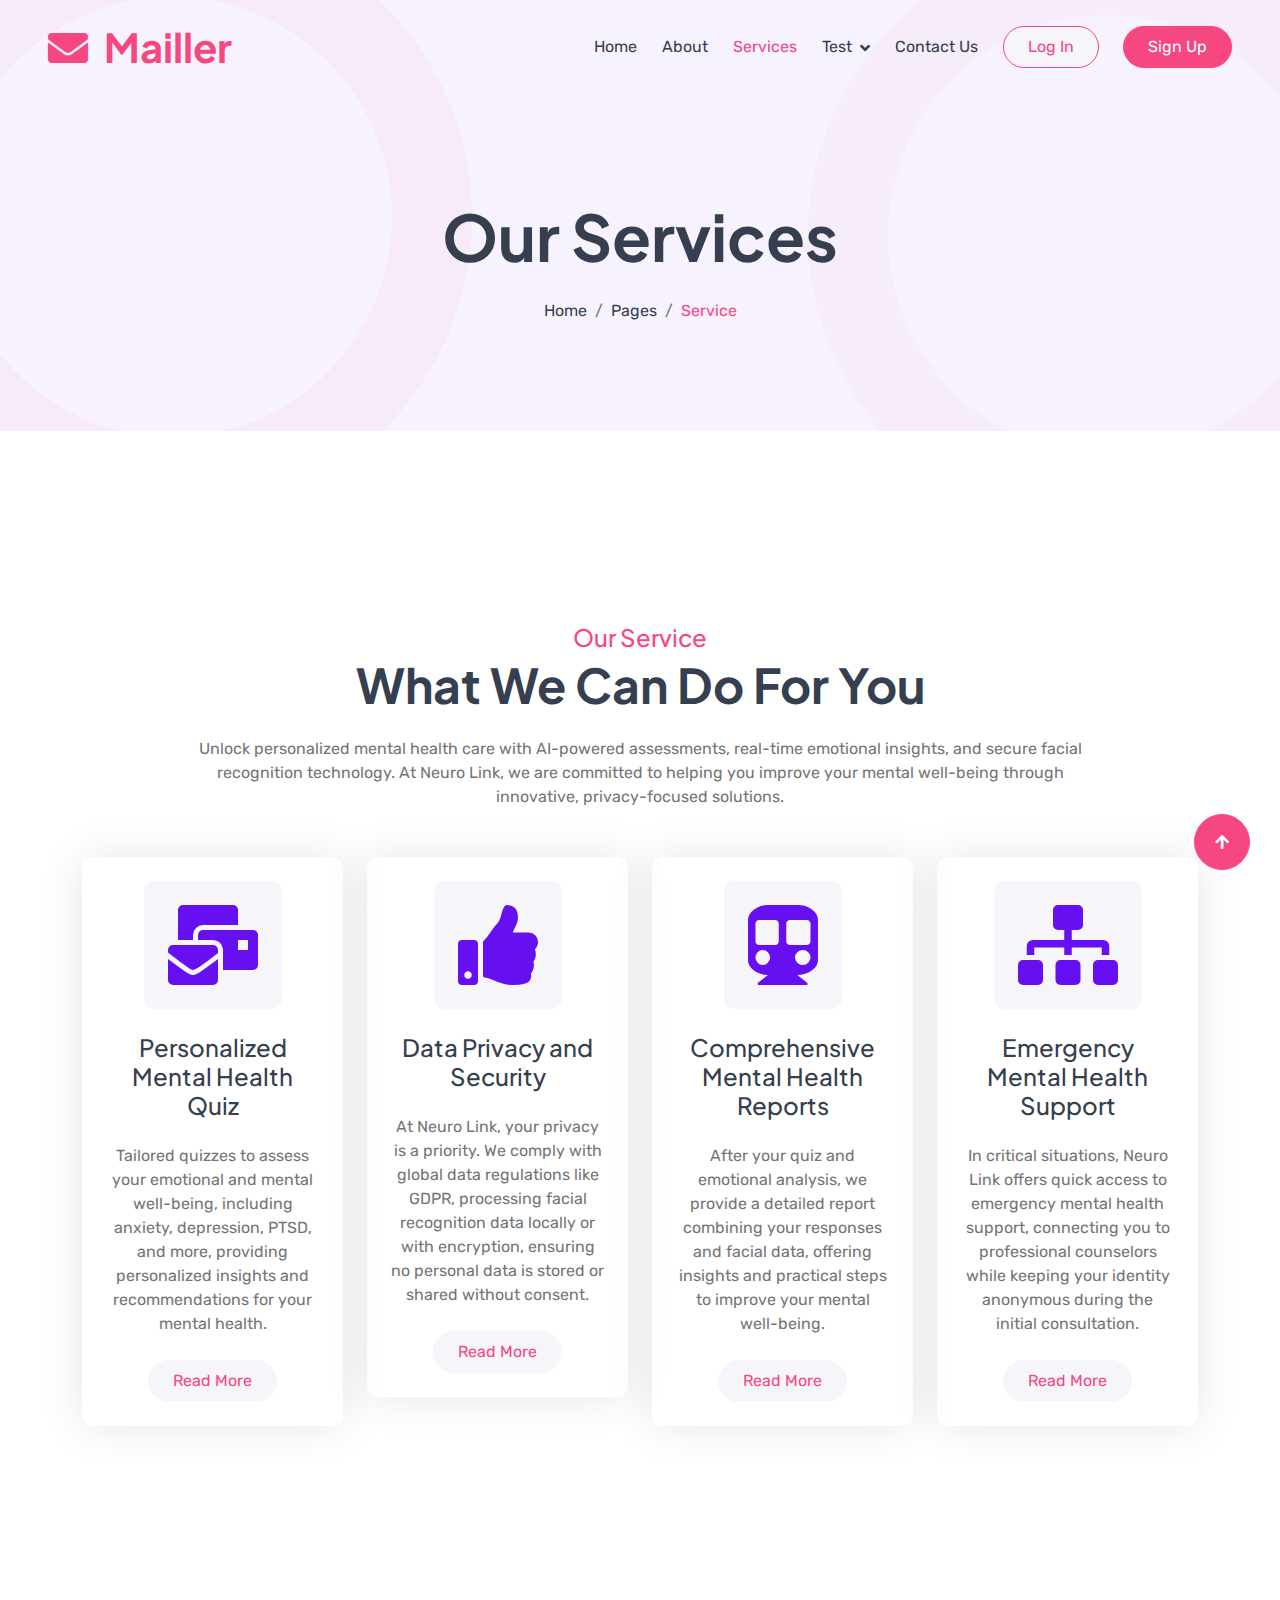
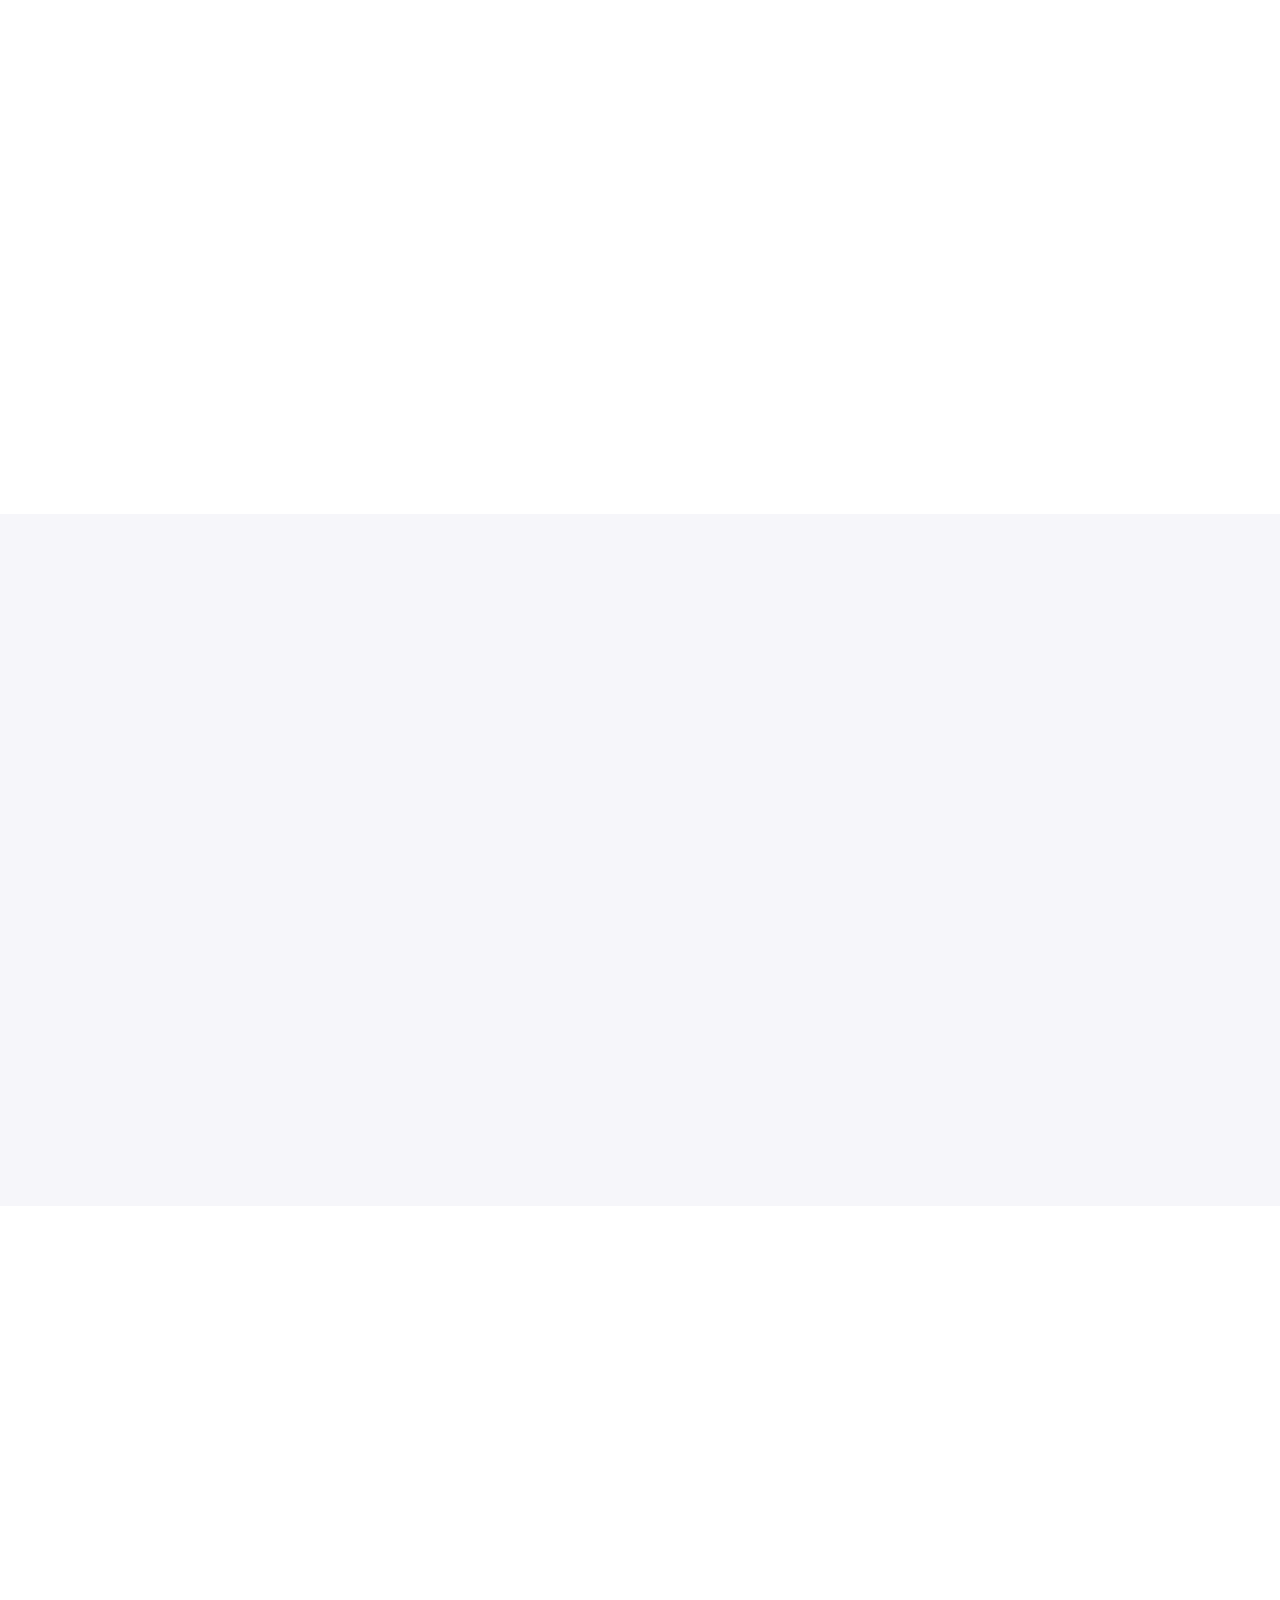
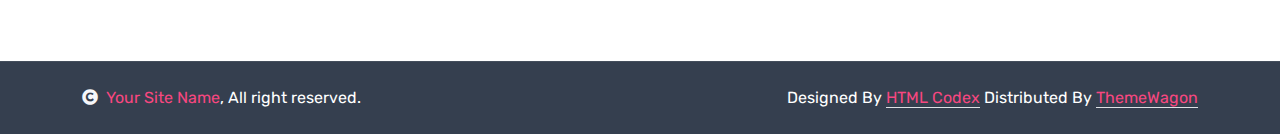
<file: service.html>
<!DOCTYPE html>
<html lang="en">

    <head>
        <meta charset="utf-8">
        <title>Mailler - SaaS Website Template</title>
        <meta content="width=device-width, initial-scale=1.0" name="viewport">
        <meta content="" name="keywords">
        <meta content="" name="description">

        <!-- Google Web Fonts -->
        <link rel="preconnect" href="https://fonts.googleapis.com">
        <link rel="preconnect" href="https://fonts.gstatic.com" crossorigin>
        <link href="https://fonts.googleapis.com/css2?family=Plus+Jakarta+Sans:wght@500;600;700&family=Rubik:wght@400;500&display=swap" rel="stylesheet"> 

        <!-- Icon Font Stylesheet -->
        <link rel="stylesheet" href="https://use.fontawesome.com/releases/v5.15.4/css/all.css"/>
        <link href="https://cdn.jsdelivr.net/npm/bootstrap-icons@1.4.1/font/bootstrap-icons.css" rel="stylesheet">

        <!-- Libraries Stylesheet -->
        <link href="lib/animate/animate.min.css" rel="stylesheet">
        <link href="lib/owlcarousel/assets/owl.carousel.min.css" rel="stylesheet">
        <link href="lib/lightbox/css/lightbox.min.css" rel="stylesheet">


        <!-- Customized Bootstrap Stylesheet -->
        <link href="css/bootstrap.min.css" rel="stylesheet">

        <!-- Template Stylesheet -->
        <link href="css/style.css" rel="stylesheet">
    </head>

    <body>

        <!-- Spinner Start -->
        <div id="spinner" class="show bg-white position-fixed translate-middle w-100 vh-100 top-50 start-50 d-flex align-items-center justify-content-center">
            <div class="spinner-border text-primary" style="width: 3rem; height: 3rem;" role="status">
                <span class="sr-only">Loading...</span>
            </div>
        </div>
        <!-- Spinner End -->


        <!-- Navbar & Hero Start -->
        <div class="container-fluid p-0">
            <nav class="navbar navbar-expand-lg navbar-light bg-transparent px-4 px-lg-5 py-3 py-lg-0">
                <a href="index.html" class="navbar-brand p-0">
                    <h1 class="display-6 text-primary m-0"><i class="fas fa-envelope me-3"></i>Mailler</h1>
                    <!-- <img src="img/logo.png" alt="Logo"> -->
                </a>
                <button class="navbar-toggler" type="button" data-bs-toggle="collapse" data-bs-target="#navbarCollapse">
                    <span class="fa fa-bars"></span>
                </button>
                <div class="collapse navbar-collapse" id="navbarCollapse">
                    <div class="navbar-nav ms-auto py-0">
                        <a href="index.html" class="nav-item nav-link">Home</a>
                        <a href="about.html" class="nav-item nav-link">About</a>
                        <a href="service.html" class="nav-item nav-link active">Services</a>
                        <div class="nav-item dropdown">
                            <a href="#" class="nav-link dropdown-toggle" data-bs-toggle="dropdown">Test</a>
                            <div class="dropdown-menu m-0">
                                <a href="feature.html" class="dropdown-item">Quizzes</a>
                                <a href="pricing.html" class="dropdown-item">Why we choose</a>
                                <a href="testimonial.html" class="dropdown-item">Testimonial</a>
                                <a href="404.html" class="dropdown-item">404 Page</a>
                            </div>
                        </div>
                        <a href="contact.html" class="nav-item nav-link">Contact Us</a>
                    </div>
                    <a href="#" class="btn btn-light border border-primary rounded-pill text-primary py-2 px-4 me-4">Log In</a>
                    <a href="#" class="btn btn-primary rounded-pill text-white py-2 px-4">Sign Up</a>
                </div>
            </nav>
        </div>
        <!-- Navbar & Hero End -->


         <!-- Header Start -->
         <div class="container-fluid bg-breadcrumb">
            <ul class="breadcrumb-animation">
                <li></li>
                <li></li>
                <li></li>
                <li></li>
                <li></li>
                <li></li>
                <li></li>
                <li></li>
                <li></li>
                <li></li>
            </ul>
            <div class="container text-center py-5" style="max-width: 900px;">
                <h3 class="display-3 mb-4 wow fadeInDown" data-wow-delay="0.1s">Our Services</h1>
                <ol class="breadcrumb justify-content-center mb-0 wow fadeInDown" data-wow-delay="0.3s">
                    <li class="breadcrumb-item"><a href="index.html">Home</a></li>
                    <li class="breadcrumb-item"><a href="#">Pages</a></li>
                    <li class="breadcrumb-item active text-primary">Service</li>
                </ol>    
            </div>
        </div>
        <!-- Header End -->


        <!-- Service Start -->
        <div class="container-fluid service py-5">
            <div class="container py-5">
                <div class="text-center mx-auto mb-5 wow fadeInUp" data-wow-delay="0.1s" style="max-width: 900px;">
                    <h4 class="mb-1 text-primary">Our Service</h4>
                    <h1 class="display-5 mb-4">What We Can Do For You</h1>
                    <p class="mb-0">Unlock personalized mental health care with AI-powered assessments, real-time emotional insights, and secure facial recognition technology. At Neuro Link, we are committed to helping you improve your mental well-being through innovative, privacy-focused solutions.
                    </p>
                </div>
                <div class="row g-4 justify-content-center">
                    <div class="col-md-6 col-lg-4 col-xl-3 wow fadeInUp" data-wow-delay="0.1s">
                        <div class="service-item text-center rounded p-4">
                            <div class="service-icon d-inline-block bg-light rounded p-4 mb-4"><i class="fas fa-mail-bulk fa-5x text-secondary"></i></div>
                            <div class="service-content">
                                <h4 class="mb-4">Personalized Mental Health Quiz</h4>
                                <p class="mb-4">Tailored quizzes to assess your emotional and mental well-being, including anxiety, depression, PTSD, and more, providing personalized insights and recommendations for your mental health.
                                </p>
                                <a href="#" class="btn btn-light rounded-pill text-primary py-2 px-4">Read More</a>
                            </div>
                        </div>
                    </div>
                    <div class="col-md-6 col-lg-4 col-xl-3 wow fadeInUp" data-wow-delay="0.3s">
                        <div class="service-item text-center rounded p-4">
                            <div class="service-icon d-inline-block bg-light rounded p-4 mb-4"><i class="fas fa-thumbs-up fa-5x text-secondary"></i></div>
                            <div class="service-content">
                                <h4 class="mb-4">Data Privacy and Security </h4>
                                <p class="mb-4">At Neuro Link, your privacy is a priority. We comply with global data regulations like GDPR, processing facial recognition data locally or with encryption, ensuring no personal data is stored or shared without consent.
                                </p>
                                <a href="#" class="btn btn-light rounded-pill text-primary py-2 px-4">Read More</a>
                            </div>
                        </div>
                    </div>
                    <div class="col-md-6 col-lg-4 col-xl-3 wow fadeInUp" data-wow-delay="0.5s">
                        <div class="service-item text-center rounded p-4">
                            <div class="service-icon d-inline-block bg-light rounded p-4 mb-4"><i class="fa fa-subway fa-5x text-secondary"></i></div>
                            <div class="service-content">
                                <h4 class="mb-4">Comprehensive Mental Health Reports</h4>
                                <p class="mb-4">After your quiz and emotional analysis, we provide a detailed report combining your responses and facial data, offering insights and practical steps to improve your mental well-being.
                                </p>
                                <a href="#" class="btn btn-light rounded-pill text-primary py-2 px-4">Read More</a>
                            </div>
                        </div>
                    </div>
                    <div class="col-md-6 col-lg-4 col-xl-3 wow fadeInUp" data-wow-delay="0.7s">
                        <div class="service-item text-center rounded p-4">
                            <div class="service-icon d-inline-block bg-light rounded p-4 mb-4"><i class="fas fa-sitemap fa-5x text-secondary"></i></div>
                            <div class="service-content">
                                <h4 class="mb-4">Emergency Mental Health Support</h4>
                                <p class="mb-4">In critical situations, Neuro Link offers quick access to emergency mental health support, connecting you to professional counselors while keeping your identity anonymous during the initial consultation.
                                </p>
                                <a href="#" class="btn btn-light rounded-pill text-primary py-2 px-4">Read More</a>
                            </div>
                        </div>
                    </div>
                    <div class="col-md-6 col-lg-4 col-xl-3 wow fadeInUp" data-wow-delay="0.1s">
                        <div class="service-item text-center rounded p-4">
                            <div class="service-icon d-inline-block bg-light rounded p-4 mb-4"><i class="fas fa-mail-bulk fa-5x text-secondary"></i></div>
                            <div class="service-content">
                                <h4 class="mb-4">Regular Progress Tracking and Follow-ups</h4>
                                <p class="mb-4">Neuro Link offers ongoing mental health monitoring with regular follow-up quizzes and emotional tracking, ensuring you receive updated insights and recommendations throughout your journey.
                                </p>
                                <a href="#" class="btn btn-light rounded-pill text-primary py-2 px-4">Read More</a>
                            </div>
                        </div>
                    </div>
                    <div class="col-md-6 col-lg-4 col-xl-3 wow fadeInUp" data-wow-delay="0.3s">
                        <div class="service-item text-center rounded p-4">
                            <div class="service-icon d-inline-block bg-light rounded p-4 mb-4"><i class="fas fa-thumbs-up fa-5x text-secondary"></i></div>
                            <div class="service-content">
                                <h4 class="mb-4">Integration with Physical Health Devices </h4>
                                <p class="mb-4">For users with wearable devices, Neuro Link integrates your physical health data (sleep patterns, heart rate, activity levels) to provide a more holistic understanding of your overall well-being
                                </p>
                                <a href="#" class="btn btn-light rounded-pill text-primary py-2 px-4">Read More</a>
                            </div>
                        </div>
                    </div>
                    <div class="col-md-6 col-lg-4 col-xl-3 wow fadeInUp" data-wow-delay="0.5s">
                        <div class="service-item text-center rounded p-4">
                            <div class="service-icon d-inline-block bg-light rounded p-4 mb-4"><i class="fa fa-subway fa-5x text-secondary"></i></div>
                            <div class="service-content">
                                <h4 class="mb-4">Peer Support and Community Forums</h4>
                                <p class="mb-4">Facilitate community-driven mental health support by offering peer forums where users can connect, share experiences, and support one another in a safe and moderated space.
                                </p>
                                <a href="#" class="btn btn-light rounded-pill text-primary py-2 px-4">Read More</a>
                            </div>
                        </div>
                    </div>
                    <div class="col-md-6 col-lg-4 col-xl-3 wow fadeInUp" data-wow-delay="0.7s">
                        <div class="service-item text-center rounded p-4">
                            <div class="service-icon d-inline-block bg-light rounded p-4 mb-4"><i class="fas fa-sitemap fa-5x text-secondary"></i></div>
                            <div class="service-content">
                                <h4 class="mb-4">Personalized Self-Care Plans</h4>
                                <p class="mb-4">Create customized self-care plans for users based on their quiz results and emotional data, offering daily or weekly routines focused on improving mental health.
                                </p>
                                <a href="#" class="btn btn-light rounded-pill text-primary py-2 px-4">Read More</a>
                            </div>
                        </div>
                    </div>
                </div>
            </div>
        </div>
        <!-- Service End -->


        <!-- FAQ Start -->
        <div class="container-fluid FAQ bg-light overflow-hidden py-5">
            <div class="container py-5">
                <div class="row g-5 align-items-center">
                    <div class="col-lg-6 wow fadeInLeft" data-wow-delay="0.1s">
                       <div class="accordion" id="accordionExample">
                            <div class="accordion-item border-0 mb-4">
                                <h2 class="accordion-header" id="headingOne">
                                    <button class="accordion-button rounded-top" type="button" data-bs-toggle="collapse" data-bs-target="#collapseOne" aria-expanded="true" aria-controls="collapseTOne">
                                        Why did you choose Our Email Services?
                                    </button>
                                </h2>
                                <div id="collapseOne" class="accordion-collapse collapse show" aria-labelledby="headingOne" data-bs-parent="#accordionExample">
                                    <div class="accordion-body my-2">
                                        <h5>Dolor sit amet consectetur adipisicing elit.</h5>
                                        <p>Lorem ipsum dolor sit amet consectetur adipisicing elit. Ad nemo impedit, sapiente quis illo quia nulla atque maxime fuga minima ipsa quae cum consequatur, sit, delectus exercitationem odit officiis maiores! Neque, quidem corrupti modi architecto eos saepe incidunt dignissimos rerum.</p>
                                        <p>Lorem ipsum dolor sit amet consectetur adipisicing elit. Dicta distinctio hic fuga odio excepturi ducimus sequi at. Doloribus, non aspernatur.</p>
                                    </div>
                                </div>
                            </div>
                            <div class="accordion-item border-0 mb-4">
                                <h2 class="accordion-header" id="headingTwo">
                                    <button class="accordion-button collapsed rounded-top" type="button" data-bs-toggle="collapse" data-bs-target="#collapseTwo" aria-expanded="false" aria-controls="collapseTwo">
                                        Are there any hidden charges? 
                                    </button>
                                </h2>
                                <div id="collapseTwo" class="accordion-collapse collapse" aria-labelledby="headingTwo" data-bs-parent="#accordionExample">
                                    <div class="accordion-body my-2">
                                        <h5>Dolor sit amet consectetur adipisicing elit.</h5>
                                        <p>Lorem ipsum dolor sit amet consectetur adipisicing elit. Ad nemo impedit, sapiente quis illo quia nulla atque maxime fuga minima ipsa quae cum consequatur, sit, delectus exercitationem odit officiis maiores! Neque, quidem corrupti modi architecto eos saepe incidunt dignissimos rerum.</p>
                                        <p>Lorem ipsum dolor sit amet consectetur adipisicing elit. Dicta distinctio hic fuga odio excepturi ducimus sequi at. Doloribus, non aspernatur.</p>
                                    </div>
                                </div>
                            </div>
                            <div class="accordion-item border-0">
                                <h2 class="accordion-header" id="headingThree">
                                    <button class="accordion-button collapsed rounded-top" type="button" data-bs-toggle="collapse" data-bs-target="#collapseThree" aria-expanded="false" aria-controls="collapseThree">
                                        What are the key challenges of email marketing?
                                    </button>
                                </h2>
                                <div id="collapseThree" class="accordion-collapse collapse" aria-labelledby="headingThree" data-bs-parent="#accordionExample">
                                    <div class="accordion-body my-2">
                                        <h5>Dolor sit amet consectetur adipisicing elit.</h5>
                                        <p>Lorem ipsum dolor sit amet consectetur adipisicing elit. Ad nemo impedit, sapiente quis illo quia nulla atque maxime fuga minima ipsa quae cum consequatur, sit, delectus exercitationem odit officiis maiores! Neque, quidem corrupti modi architecto eos saepe incidunt dignissimos rerum.</p>
                                        <p>Lorem ipsum dolor sit amet consectetur adipisicing elit. Dicta distinctio hic fuga odio excepturi ducimus sequi at. Doloribus, non aspernatur.</p>
                                    </div>
                                </div>
                            </div>
                       </div>
                    </div>
                    <div class="col-lg-6 wow fadeInRight" data-wow-delay="0.3s">
                        <div class="FAQ-img RotateMoveRight rounded">
                            <img src="img/about-1.png" class="img-fluid w-100" alt="">
                        </div>
                    </div>
                </div>
            </div>
        </div>
        <!-- FAQ End -->
         <!--footer start-->

        <div class="container-fluid footer py-5 wow fadeIn" data-wow-delay="0.2s">
            <div class="container py-5">
                <div class="row g-5">
                    <div class="col-md-6 col-lg-6 col-xl-3">
                        <div class="footer-item d-flex flex-column">
                            <h4 class="text-dark mb-4">Company</h4>
                            <a href=""> Why Mailler?</a>
                            <a href=""> Our Features</a>
                            <a href=""> Our Portfolio</a>
                            <a href=""> About Us</a>
                            <a href=""> Our Blog & News</a>
                            <a href=""> Get In Touch</a>
                        </div>
                    </div>
                    <div class="col-md-6 col-lg-6 col-xl-3">
                        <div class="footer-item d-flex flex-column">
                            <h4 class="mb-4 text-dark">Quick Links</h4>
                            <a href=""> About Us</a>
                            <a href=""> Contact Us</a>
                            <a href=""> Privacy Policy</a>
                            <a href=""> Terms & Conditions</a>
                            <a href=""> Our Blog & News</a>
                            <a href=""> Our Team</a>
                        </div>
                    </div>
                    <div class="col-md-6 col-lg-6 col-xl-3">
                        <div class="footer-item d-flex flex-column">
                            <h4 class="mb-4 text-dark">Services</h4>
                            <a href=""> All Services</a>
                            <a href=""> Promotional Emails</a>
                            <a href=""> Product Updates</a>
                            <a href=""> Email Marketing</a>
                            <a href=""> Acquistion Emails</a>
                            <a href=""> Retention Emails</a>
                        </div>
                    </div>
                    <div class="col-md-6 col-lg-6 col-xl-3">
                        <div class="footer-item d-flex flex-column">
                            <h4 class="mb-4 text-dark">Contact Info</h4>
                            <a href=""><i class="fa fa-map-marker-alt me-2"></i> 123 Street, New York, USA</a>
                            <a href=""><i class="fas fa-envelope me-2"></i> info@example.com</a>
                            <a href=""><i class="fas fa-phone me-2"></i> +012 345 67890</a>
                            <a href="" class="mb-3"><i class="fas fa-print me-2"></i> +012 345 67890</a>
                            <div class="d-flex align-items-center">
                                <i class="fas fa-share fa-2x text-secondary me-2"></i>
                                <a class="btn-square btn btn-primary rounded-circle mx-1" href=""><i class="fab fa-facebook-f"></i></a>
                                <a class="btn-square btn btn-primary rounded-circle mx-1" href=""><i class="fab fa-twitter"></i></a>
                                <a class="btn-square btn btn-primary rounded-circle mx-1" href=""><i class="fab fa-instagram"></i></a>
                                <a class="btn-square btn btn-primary rounded-circle mx-1" href=""><i class="fab fa-linkedin-in"></i></a>
                            </div>
                        </div>
                    </div>
                </div>
            </div>
        </div>
        <!-- Footer End -->

        
        <!-- Copyright Start -->
        <div class="container-fluid copyright py-4">
            <div class="container">
                <div class="row g-4 align-items-center">
                    <div class="col-md-6 text-center text-md-start mb-md-0">
                        <span class="text-white"><a href="#"><i class="fas fa-copyright text-light me-2"></i>Your Site Name</a>, All right reserved.</span>
                    </div>
                    <div class="col-md-6 text-center text-md-end text-white">
                        <!--/*** This template is free as long as you keep the below author’s credit link/attribution link/backlink. ***/-->
                        <!--/*** If you'd like to use the template without the below author’s credit link/attribution link/backlink, ***/-->
                        <!--/*** you can purchase the Credit Removal License from "https://htmlcodex.com/credit-removal". ***/-->
                        Designed By <a class="border-bottom" href="https://htmlcodex.com">HTML Codex</a> Distributed By <a class="border-bottom" href="https://themewagon.com">ThemeWagon</a>
                    </div>
                </div>
            </div>
        </div>
        <!-- Copyright End -->


        <!-- Back to Top -->
        <a href="#" class="btn btn-primary btn-lg-square back-to-top"><i class="fa fa-arrow-up"></i></a>   

        
    <!-- JavaScript Libraries -->
    <script src="https://ajax.googleapis.com/ajax/libs/jquery/3.6.4/jquery.min.js"></script>
    <script src="https://cdn.jsdelivr.net/npm/bootstrap@5.0.0/dist/js/bootstrap.bundle.min.js"></script>
    <script src="lib/wow/wow.min.js"></script>
    <script src="lib/easing/easing.min.js"></script>
    <script src="lib/waypoints/waypoints.min.js"></script>
    <script src="lib/counterup/counterup.min.js"></script>
    <script src="lib/owlcarousel/owl.carousel.min.js"></script>
    <script src="lib/lightbox/js/lightbox.min.js"></script>
    

    <!-- Template Javascript -->
    <script src="js/main.js"></script>
    </body>

</html>
</file>
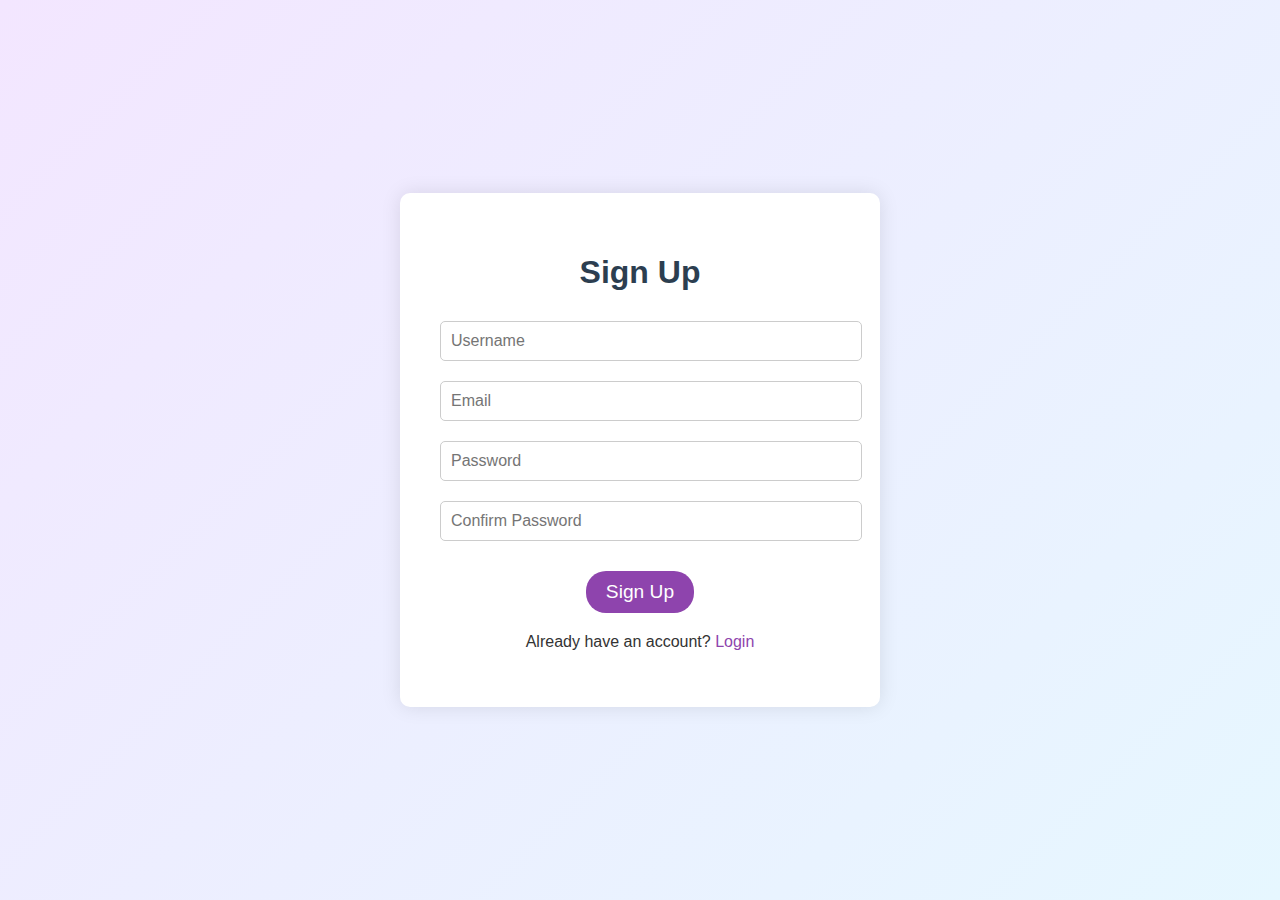
<file: signup.html>
<!DOCTYPE html>
<html lang="en">
<head>
    <meta charset="UTF-8">
    <meta name="viewport" content="width=device-width, initial-scale=1.0">
    <title>Sign Up - Mental Health AI System</title>
    <style>
        body {
            font-family: 'Open Sans', sans-serif;
            margin: 0;
            padding: 0;
            background: linear-gradient(135deg, #f3e6ff, #e6f7ff);
            color: #333;
            display: flex;
            justify-content: center;
            align-items: center;
            min-height: 100vh;
        }

        .signup-container {
            background-color: #fff;
            padding: 40px;
            border-radius: 10px;
            box-shadow: 0px 0px 20px rgba(0, 0, 0, 0.1);
            max-width: 400px;
            width: 100%;
            text-align: center;
        }

        h1 {
            font-size: 2rem;
            color: #2c3e50;
            margin-bottom: 20px;
        }

        input[type="text"], input[type="password"], input[type="email"] {
            width: 100%;
            padding: 10px;
            margin: 10px 0;
            border: 1px solid #ccc;
            border-radius: 5px;
            font-size: 1rem;
        }

        button {
            background-color: #8e44ad;
            color: #fff;
            padding: 10px 20px;
            border: none;
            border-radius: 20px;
            cursor: pointer;
            font-size: 1.2rem;
            transition: background-color 0.3s ease;
            margin-top: 20px;
        }

        button:hover {
            background-color: #732d91;
        }

        p {
            margin-top: 20px;
            font-size: 1rem;
        }

        a {
            color: #8e44ad;
            text-decoration: none;
        }

        a:hover {
            text-decoration: underline;
        }
    </style>
</head>
<body>
    <div class="signup-container">
        <h1>Sign Up</h1>
        <form action="#" method="POST">
            <input type="text" name="username" placeholder="Username" required>
            <input type="email" name="email" placeholder="Email" required>
            <input type="password" name="password" placeholder="Password" required>
            <input type="password" name="confirm-password" placeholder="Confirm Password" required>
            <button type="submit">Sign Up</button>
        </form>
        <p>Already have an account? <a href="login.html">Login</a></p>
    </div>
</body>
</html>
</file>
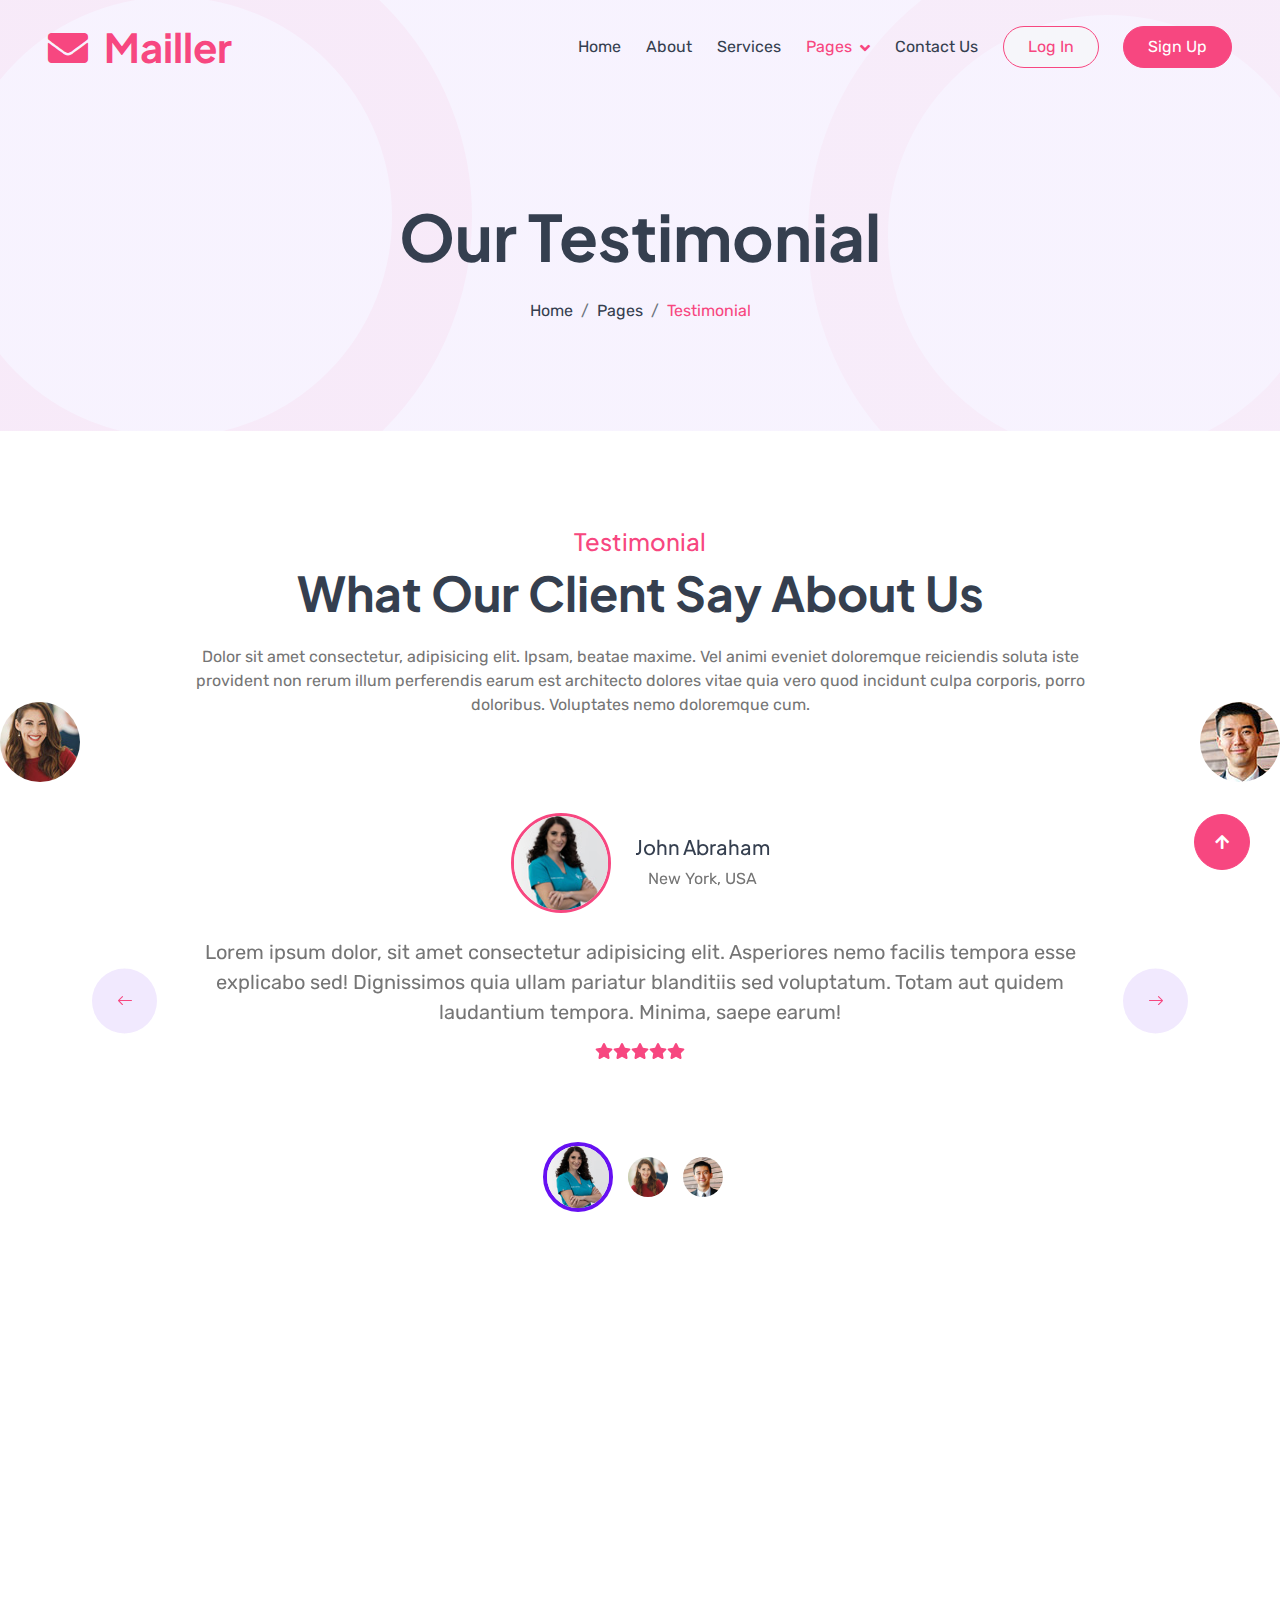
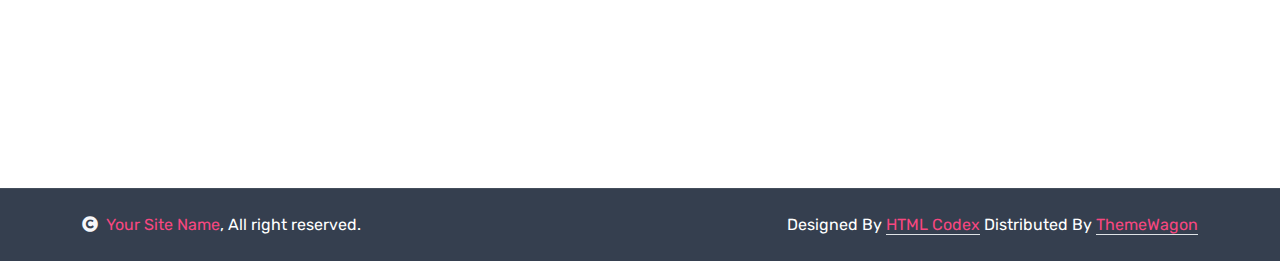
<file: testimonial.html>
<!DOCTYPE html>
<html lang="en">

    <head>
        <meta charset="utf-8">
        <title>Mailler - SaaS Website Template</title>
        <meta content="width=device-width, initial-scale=1.0" name="viewport">
        <meta content="" name="keywords">
        <meta content="" name="description">

        <!-- Google Web Fonts -->
        <link rel="preconnect" href="https://fonts.googleapis.com">
        <link rel="preconnect" href="https://fonts.gstatic.com" crossorigin>
        <link href="https://fonts.googleapis.com/css2?family=Plus+Jakarta+Sans:wght@500;600;700&family=Rubik:wght@400;500&display=swap" rel="stylesheet"> 

        <!-- Icon Font Stylesheet -->
        <link rel="stylesheet" href="https://use.fontawesome.com/releases/v5.15.4/css/all.css"/>
        <link href="https://cdn.jsdelivr.net/npm/bootstrap-icons@1.4.1/font/bootstrap-icons.css" rel="stylesheet">

        <!-- Libraries Stylesheet -->
        <link href="lib/animate/animate.min.css" rel="stylesheet">
        <link href="lib/owlcarousel/assets/owl.carousel.min.css" rel="stylesheet">
        <link href="lib/lightbox/css/lightbox.min.css" rel="stylesheet">


        <!-- Customized Bootstrap Stylesheet -->
        <link href="css/bootstrap.min.css" rel="stylesheet">

        <!-- Template Stylesheet -->
        <link href="css/style.css" rel="stylesheet">
    </head>

    <body>

        <!-- Spinner Start -->
        <div id="spinner" class="show bg-white position-fixed translate-middle w-100 vh-100 top-50 start-50 d-flex align-items-center justify-content-center">
            <div class="spinner-border text-primary" style="width: 3rem; height: 3rem;" role="status">
                <span class="sr-only">Loading...</span>
            </div>
        </div>
        <!-- Spinner End -->


        <!-- Navbar & Hero Start -->
        <div class="container-fluid p-0">
            <nav class="navbar navbar-expand-lg navbar-light bg-transparent px-4 px-lg-5 py-3 py-lg-0">
                <a href="index.html" class="navbar-brand p-0">
                    <h1 class="display-6 text-primary m-0"><i class="fas fa-envelope me-3"></i>Mailler</h1>
                    <!-- <img src="img/logo.png" alt="Logo"> -->
                </a>
                <button class="navbar-toggler" type="button" data-bs-toggle="collapse" data-bs-target="#navbarCollapse">
                    <span class="fa fa-bars"></span>
                </button>
                <div class="collapse navbar-collapse" id="navbarCollapse">
                    <div class="navbar-nav ms-auto py-0">
                        <a href="index.html" class="nav-item nav-link">Home</a>
                        <a href="about.html" class="nav-item nav-link">About</a>
                        <a href="service.html" class="nav-item nav-link">Services</a>
                        <div class="nav-item dropdown">
                            <a href="#" class="nav-link dropdown-toggle active" data-bs-toggle="dropdown">Pages</a>
                            <div class="dropdown-menu m-0">
                                <a href="feature.html" class="dropdown-item">Features</a>
                                <a href="pricing.html" class="dropdown-item">Pricing</a>
                                <a href="blog.html" class="dropdown-item">Blog</a>
                                <a href="testimonial.html" class="dropdown-item active">Testimonial</a>
                                <a href="404.html" class="dropdown-item">404 Page</a>
                            </div>
                        </div>
                        <a href="contact.html" class="nav-item nav-link">Contact Us</a>
                    </div>
                    <a href="#" class="btn btn-light border border-primary rounded-pill text-primary py-2 px-4 me-4">Log In</a>
                    <a href="#" class="btn btn-primary rounded-pill text-white py-2 px-4">Sign Up</a>
                </div>
            </nav>
        </div>
        <!-- Navbar & Hero End -->


         <!-- Header Start -->
         <div class="container-fluid bg-breadcrumb mb-0">
            <ul class="breadcrumb-animation">
                <li></li>
                <li></li>
                <li></li>
                <li></li>
                <li></li>
                <li></li>
                <li></li>
                <li></li>
                <li></li>
                <li></li>
            </ul>
            <div class="container text-center py-5" style="max-width: 900px;">
                <h3 class="display-3 mb-4 wow fadeInDown" data-wow-delay="0.1s">Our Testimonial</h1>
                <ol class="breadcrumb justify-content-center mb-0 wow fadeInDown" data-wow-delay="0.3s">
                    <li class="breadcrumb-item"><a href="index.html">Home</a></li>
                    <li class="breadcrumb-item"><a href="#">Pages</a></li>
                    <li class="breadcrumb-item active text-primary">Testimonial</li>
                </ol>    
            </div>
        </div>
        <!-- Header End -->


        <!-- Testimonial Start -->
        <div class="container-fluid testimonial py-5 bg-white">
            <div class="container py-5">
                <div class="text-center mx-auto mb-5 wow fadeInUp" data-wow-delay="0.1s" style="max-width: 900px;">
                    <h4 class="text-primary">Testimonial</h4>
                    <h1 class="display-5 mb-4">What Our Client Say About Us</h1>
                    <p class="mb-0">Dolor sit amet consectetur, adipisicing elit. Ipsam, beatae maxime. Vel animi eveniet doloremque reiciendis soluta iste provident non rerum illum perferendis earum est architecto dolores vitae quia vero quod incidunt culpa corporis, porro doloribus. Voluptates nemo doloremque cum.
                    </p>
                </div>
                <div class="testimonial-carousel owl-carousel wow zoomInDown" data-wow-delay="0.2s">
                    <div class="testimonial-item" data-dot="<img class='img-fluid' src='img/testimonial-img-1.jpg' alt=''>">
                        <div class="testimonial-inner text-center p-5">
                            <div class="d-flex align-items-center justify-content-center mb-4">
                                <div class="testimonial-inner-img border border-primary border-3 me-4" style="width: 100px; height: 100px; border-radius: 50%;">
                                    <img src="img/testimonial-img-1.jpg" class="img-fluid rounded-circle" alt="">
                                </div>
                                <div>
                                    <h5 class="mb-2">John Abraham</h5>
                                    <p class="mb-0">New York, USA</p>
                                </div>
                            </div>
                            <p class="fs-7">Lorem ipsum dolor, sit amet consectetur adipisicing elit. Asperiores nemo facilis tempora esse explicabo sed! Dignissimos quia ullam pariatur blanditiis sed voluptatum. Totam aut quidem laudantium tempora. Minima, saepe earum!
                            </p>
                            <div class="text-center">
                                <div class="d-flex justify-content-center">
                                    <i class="fas fa-star text-primary"></i>
                                    <i class="fas fa-star text-primary"></i>
                                    <i class="fas fa-star text-primary"></i>
                                    <i class="fas fa-star text-primary"></i>
                                    <i class="fas fa-star text-primary"></i>
                                </div>
                            </div>
                        </div>
                    </div>
                    <div class="testimonial-item" data-dot="<img class='img-fluid' src='img/testimonial-img-2.jpg' alt=''>">
                        <div class="testimonial-inner text-center p-5">
                            <div class="d-flex align-items-center justify-content-center mb-4">
                                <div class="testimonial-inner-img border border-primary border-3 me-4" style="width: 100px; height: 100px; border-radius: 50%;">
                                    <img src="img/testimonial-img-2.jpg" class="img-fluid rounded-circle" alt="">
                                </div>
                                <div>
                                    <h5 class="mb-2">John Abraham</h5>
                                    <p class="mb-0">New York, USA</p>
                                </div>
                            </div>
                            <p class="fs-7">Lorem ipsum dolor, sit amet consectetur adipisicing elit. Asperiores nemo facilis tempora esse explicabo sed! Dignissimos quia ullam pariatur blanditiis sed voluptatum. Totam aut quidem laudantium tempora. Minima, saepe earum!
                            </p>
                            <div class="text-center">
                                <div class="d-flex justify-content-center">
                                    <i class="fas fa-star text-primary"></i>
                                    <i class="fas fa-star text-primary"></i>
                                    <i class="fas fa-star text-primary"></i>
                                    <i class="fas fa-star text-primary"></i>
                                    <i class="fas fa-star text-primary"></i>
                                </div>
                            </div>
                        </div>
                    </div>
                    <div class="testimonial-item" data-dot="<img class='img-fluid' src='img/testimonial-img-3.jpg' alt=''>">
                        <div class="testimonial-inner text-center p-5">
                            <div class="d-flex align-items-center justify-content-center mb-4">
                                <div class="testimonial-inner-img border border-primary border-3 me-4" style="width: 100px; height: 100px; border-radius: 50%;">
                                    <img src="img/testimonial-img-3.jpg" class="img-fluid rounded-circle" alt="">
                                </div>
                                <div>
                                    <h5 class="mb-2">John Abraham</h5>
                                    <p class="mb-0">New York, USA</p>
                                </div>
                            </div>
                            <p class="fs-7">Lorem ipsum dolor, sit amet consectetur adipisicing elit. Asperiores nemo facilis tempora esse explicabo sed! Dignissimos quia ullam pariatur blanditiis sed voluptatum. Totam aut quidem laudantium tempora. Minima, saepe earum!
                            </p>
                            <div class="text-center">
                                <div class="d-flex justify-content-center">
                                    <i class="fas fa-star text-primary"></i>
                                    <i class="fas fa-star text-primary"></i>
                                    <i class="fas fa-star text-primary"></i>
                                    <i class="fas fa-star text-primary"></i>
                                    <i class="fas fa-star text-primary"></i>
                                </div>
                            </div>
                        </div>
                    </div>
                </div>
            </div>
        </div>
        <!-- Testimonial End -->


        <!-- Footer Start -->
        <div class="container-fluid footer py-5 wow fadeIn" data-wow-delay="0.2s">
            <div class="container py-5">
                <div class="row g-5">
                    <div class="col-md-6 col-lg-6 col-xl-3">
                        <div class="footer-item d-flex flex-column">
                            <h4 class="text-dark mb-4">Company</h4>
                            <a href=""> Why Mailler?</a>
                            <a href=""> Our Features</a>
                            <a href=""> Our Portfolio</a>
                            <a href=""> About Us</a>
                            <a href=""> Our Blog & News</a>
                            <a href=""> Get In Touch</a>
                        </div>
                    </div>
                    <div class="col-md-6 col-lg-6 col-xl-3">
                        <div class="footer-item d-flex flex-column">
                            <h4 class="mb-4 text-dark">Quick Links</h4>
                            <a href=""> About Us</a>
                            <a href=""> Contact Us</a>
                            <a href=""> Privacy Policy</a>
                            <a href=""> Terms & Conditions</a>
                            <a href=""> Our Blog & News</a>
                            <a href=""> Our Team</a>
                        </div>
                    </div>
                    <div class="col-md-6 col-lg-6 col-xl-3">
                        <div class="footer-item d-flex flex-column">
                            <h4 class="mb-4 text-dark">Services</h4>
                            <a href=""> All Services</a>
                            <a href=""> Promotional Emails</a>
                            <a href=""> Product Updates</a>
                            <a href=""> Email Marketing</a>
                            <a href=""> Acquistion Emails</a>
                            <a href=""> Retention Emails</a>
                        </div>
                    </div>
                    <div class="col-md-6 col-lg-6 col-xl-3">
                        <div class="footer-item d-flex flex-column">
                            <h4 class="mb-4 text-dark">Contact Info</h4>
                            <a href=""><i class="fa fa-map-marker-alt me-2"></i> 123 Street, New York, USA</a>
                            <a href=""><i class="fas fa-envelope me-2"></i> info@example.com</a>
                            <a href=""><i class="fas fa-phone me-2"></i> +012 345 67890</a>
                            <a href="" class="mb-3"><i class="fas fa-print me-2"></i> +012 345 67890</a>
                            <div class="d-flex align-items-center">
                                <i class="fas fa-share fa-2x text-secondary me-2"></i>
                                <a class="btn-square btn btn-primary rounded-circle mx-1" href=""><i class="fab fa-facebook-f"></i></a>
                                <a class="btn-square btn btn-primary rounded-circle mx-1" href=""><i class="fab fa-twitter"></i></a>
                                <a class="btn-square btn btn-primary rounded-circle mx-1" href=""><i class="fab fa-instagram"></i></a>
                                <a class="btn-square btn btn-primary rounded-circle mx-1" href=""><i class="fab fa-linkedin-in"></i></a>
                            </div>
                        </div>
                    </div>
                </div>
            </div>
        </div>
        <!-- Footer End -->

        
        <!-- Copyright Start -->
        <div class="container-fluid copyright py-4">
            <div class="container">
                <div class="row g-4 align-items-center">
                    <div class="col-md-6 text-center text-md-start mb-md-0">
                        <span class="text-white"><a href="#"><i class="fas fa-copyright text-light me-2"></i>Your Site Name</a>, All right reserved.</span>
                    </div>
                    <div class="col-md-6 text-center text-md-end text-white">
                        <!--/*** This template is free as long as you keep the below author’s credit link/attribution link/backlink. ***/-->
                        <!--/*** If you'd like to use the template without the below author’s credit link/attribution link/backlink, ***/-->
                        <!--/*** you can purchase the Credit Removal License from "https://htmlcodex.com/credit-removal". ***/-->
                        Designed By <a class="border-bottom" href="https://htmlcodex.com">HTML Codex</a> Distributed By <a class="border-bottom" href="https://themewagon.com">ThemeWagon</a>
                    </div>
                </div>
            </div>
        </div>
        <!-- Copyright End -->


        <!-- Back to Top -->
        <a href="#" class="btn btn-primary btn-lg-square back-to-top"><i class="fa fa-arrow-up"></i></a>   

        
    <!-- JavaScript Libraries -->
    <script src="https://ajax.googleapis.com/ajax/libs/jquery/3.6.4/jquery.min.js"></script>
    <script src="https://cdn.jsdelivr.net/npm/bootstrap@5.0.0/dist/js/bootstrap.bundle.min.js"></script>
    <script src="lib/wow/wow.min.js"></script>
    <script src="lib/easing/easing.min.js"></script>
    <script src="lib/waypoints/waypoints.min.js"></script>
    <script src="lib/counterup/counterup.min.js"></script>
    <script src="lib/owlcarousel/owl.carousel.min.js"></script>
    <script src="lib/lightbox/js/lightbox.min.js"></script>
    

    <!-- Template Javascript -->
    <script src="js/main.js"></script>
    </body>

</html>
</file>
<file: css/style.css>
/* Hide the checkboxes */
.read-more-check {
    display: none;
}

/* Initially hide the extra content */
.more-text {
    display: none;
}

/* Show extra text when the corresponding checkbox is checked */
.read-more-check:checked + label + .more-text {
    display: block;
}

/* Hide the initial short text when the corresponding checkbox is checked */
.read-more-check:checked + label + .more-text + .short-text {
    display: none;
}

/* Button styling */
.btn-light {
    cursor: pointer;
}



#spinner {
    opacity: 0;
    visibility: hidden;
    transition: opacity .5s ease-out, visibility 0s linear .5s;
    z-index: 99999;
}

#spinner.show {
    transition: opacity .5s ease-out, visibility 0s linear 0s;
    visibility: visible;
    opacity: 1;
}
/*** Spinner End ***/

.back-to-top {
    position: fixed;
    right: 30px;
    bottom: 30px;
    display: flex;
    width: 45px;
    height: 45px;
    align-items: center;
    justify-content: center;
    transition: 0.5s;
    z-index: 99;
}

/*** Button Start ***/
.btn {
    font-weight: 600;
    transition: .5s;
}

.btn-square {
    width: 32px;
    height: 32px;
}

.btn-sm-square {
    width: 34px;
    height: 34px;
}

.btn-md-square {
    width: 44px;
    height: 44px;
}

.btn-lg-square {
    width: 56px;
    height: 56px;
}

.btn-square,
.btn-sm-square,
.btn-md-square,
.btn-lg-square {
    padding: 0;
    display: flex;
    align-items: center;
    justify-content: center;
    font-weight: normal;
    border-radius: 50%;
}

.btn.btn-primary {
    background: var(--bs-primary) !important;
    color: var(--bs-white) !important;
    font-weight: 400;
    transition: 0.5s;
}

.btn.btn-primary:hover {
    background: var(--bs-white) !important;
    color: var(--bs-primary) !important;
}

.btn.btn-light {
    background: var(--bs-light) !important;
    color: var(--bs-primary) !important;
    font-weight: 400;
    transition: 0.5s;
}

.btn.btn-light:hover {
    background: var(--bs-primary) !important;
    color: var(--bs-light) !important;
}


.RotateMoveLeft {
    position: relative;
    animation: RotateMoveLeft 10s linear infinite;
}

.RotateMoveRight {
    position: relative;
    animation: RotateMoveLeft 10s linear infinite;
}

@keyframes RotateMoveLeft {
    0%   {left: 0px;}
    50%   {left: 40px;}
    100%  {left: 0px;}
}

@keyframes RotateMoveRight {
    0%   {right: 0px;}
    50%   {right: 40px;}
    100%  {right: 0px;}
}


/*** Navbar ***/
.navbar-light .navbar-nav .nav-link {
    margin-right: 25px;
    padding: 35px 0;
    color: var(--bs-dark) !important;
    font-size: 16px;
    font-weight: 400;
    outline: none;
    transition: .5s;
}

.sticky-top.navbar-light .navbar-nav .nav-link {
    padding: 20px 0;
    color: var(--dark) !important;
}

.navbar-light .navbar-nav .nav-link:hover,
.navbar-light .navbar-nav .nav-link.active {
    color: var(--bs-primary) !important;
}

.navbar-light .navbar-brand img {
    max-height: 50px;
    transition: .5s;
}

.sticky-top.navbar-light .navbar-brand img {
    max-height: 45px;
}

.navbar .dropdown-toggle::after {
    border: none;
    content: "\f107";
    font-family: "Font Awesome 5 Free";
    font-weight: 600;
    vertical-align: middle;
    margin-left: 8px;
}

@media (min-width: 1200px) {
    .navbar .nav-item .dropdown-menu {
        display: block;
        visibility: hidden;
        top: 100%;
        transform: rotateX(-75deg);
        transform-origin: 0% 0%;
        border: 0;
        border-radius: 10px;
        transition: .5s;
        opacity: 0;
    }
}

.dropdown .dropdown-menu a:hover {
    background: var(--bs-primary);
    color: var(--bs-white);
}

.navbar .nav-item:hover .dropdown-menu {
    transform: rotateX(0deg);
    visibility: visible;
    background: var(--bs-light) !important;
    transition: .5s;
    opacity: 1;
}

.collapse.navbar-collapse {
    transition: 0.5s;
}

@media (max-width: 992px) {
    nav.bg-transparent {
        position: absolute;
        width: 100%;
        background: transparent !important;
    }

    .navbar.navbar-expand-lg button span {
        position: relative;
        z-index: 99;
    }

    .navbar {
        position: relative;
        background: var(--bs-light);
        z-index: 2;
    }

    .sticky-top.navbar-light {
        position: relative;
        background: var(--bs-white) !important;
        padding: 0 20px 20px 20px !important;
    }

    .sticky-top.navbar-light {
        background: transparent;
    }

    nav.navbar {
        padding: 0 30px 30px 0;
    }

    .navbar.navbar-expand-lg .navbar-toggler {
        padding: 10px 20px;
        border: 1px solid var(--bs-primary);
        color: var(--bs-primary);
    }

    .navbar-light .navbar-collapse {
        margin-top: 15px;
        border-top: 1px solid #DDDDDD;
    }

    .navbar-light .navbar-nav .nav-link,
    .sticky-top.navbar-light .navbar-nav .nav-link {
        padding: 10px 0;
        margin-left: 0;
        color: var(--bs-dark) !important;
    }


    .navbar-light .navbar-brand img {
        max-height: 45;
    }

    .hero-header {
        margin-top: -100px !important;
    }
}

@media (min-width: 992px) {
    .navbar-light {
        position: absolute;
        width: 100%;
        top: 0;
        left: 0;
        background: transparent !important;
        z-index: 999;
    }
    
    .sticky-top.navbar-light {
        position: fixed;
        background: var(--bs-light) !important;
    }
}
/*** Navbar End ***/

/*** Single Page Hero Header Start ***/
.bg-breadcrumb {
    position: relative;
    overflow: hidden;
    background: linear-gradient(rgba(102, 16, 242, 0.05), rgba(102, 16, 242, 0.05));
    background-position: center center;
    background-repeat: no-repeat;
    background-size: cover;
    padding: 150px 0 60px 0;
    margin-bottom: 6rem;
    transition: 0.5s;
}

.bg-breadcrumb::after {
    content: "";
    position: absolute;
    bottom: -20%;
    left: -10%;
    width: 600px;
    height: 600px;
    border-radius: 300px;
    border: 80px solid rgba(247, 71, 128, 0.05);
    background: transparent;
    animation: RotateMoveSingle 5s linear infinite;
    z-index: -1;
}

.bg-breadcrumb .breadcrumb {
    position: relative;
    z-index: 2;
}


@keyframes RotateMoveSingle {
    0% {
        -webkit-transform: rotateZ(0deg) rotate(0deg) translate3d(0, 1%, 0) rotateZ(0deg);
        transform: rotateZ(0deg) rotate(0deg) translate3d(0, 1%, 0) rotateZ(0deg);
    }
      100% {
        -webkit-transform: rotateZ(360deg) rotate(360deg) translate3d(0, 1%, 0) rotateZ(-360deg);
        transform: rotateZ(360deg) rotate(360deg) translate3d(0, 1%, 0) rotateZ(-360deg);
    }

    0% {bottom: 0px;}
    50%   {left: -10px;}
    75%   {bottom: 10%;}
    100%  {bottom: 0px;}
}

.bg-breadcrumb::before {
    content: "";
    position: absolute;
    top: -15%;
    right: -10%;
    width: 600px;
    height: 600px;
    border-radius: 300px;
    border: 80px solid rgba(247, 71, 128, 0.04);
    background: transparent;
    animation: RotateMoveSingle 5s linear infinite;
    z-index: -1;
}

@keyframes RotateMoveSingle {
    0% {
        -webkit-transform: rotateZ(0deg) rotate(0deg) translate3d(0, 1%, 0) rotateZ(0deg);
        transform: rotateZ(0deg) rotate(0deg) translate3d(0, 1%, 0) rotateZ(0deg);
    }
      100% {
        -webkit-transform: rotateZ(360deg) rotate(360deg) translate3d(0, 1%, 0) rotateZ(-360deg);
        transform: rotateZ(360deg) rotate(360deg) translate3d(0, 1%, 0) rotateZ(-360deg);
    }

    0% {top: 0px;}
    50%   {top: 10%;}
    100%  {top: 0px;}
}

@media (max-width: 992px) {
    .bg-breadcrumb {
        padding-top: 100px !important;
    }
}

.bg-breadcrumb .breadcrumb-item a {
    color: var(--bs-dark) !important;
}


.breadcrumb-animation {
    position: absolute;
    top: 0;
    left: 0;
    width: 100%;
    height: 100%;
    overflow: hidden;
}

.breadcrumb-animation li {
    position: absolute;
    display: block;
    list-style: none;
    width: 20px;
    height: 20px;
    background: rgba(102, 16, 242, 0.07);
    animation: animate 25s linear infinite;
    bottom: -150px;
    
}

.breadcrumb-animation li:nth-child(1) {
    left: 25%;
    width: 80px;
    height: 80px;
    animation-delay: 0s;
}


.breadcrumb-animation li:nth-child(2) {
    left: 10%;
    width: 20px;
    height: 20px;
    animation-delay: 2s;
    animation-duration: 12s;
}

.breadcrumb-animation li:nth-child(3) {
    left: 70%;
    width: 20px;
    height: 20px;
    animation-delay: 4s;
}

.breadcrumb-animation li:nth-child(4) {
    left: 40%;
    width: 60px;
    height: 60px;
    animation-delay: 0s;
    animation-duration: 18s;
}

.breadcrumb-animation li:nth-child(5) {
    left: 65%;
    width: 20px;
    height: 20px;
    animation-delay: 0s;
}

.breadcrumb-animation li:nth-child(6) {
    left: 75%;
    width: 110px;
    height: 110px;
    animation-delay: 3s;
}

.breadcrumb-animation li:nth-child(7) {
    left: 35%;
    width: 150px;
    height: 150px;
    animation-delay: 7s;
}

.breadcrumb-animation li:nth-child(8) {
    left: 50%;
    width: 25px;
    height: 25px;
    animation-delay: 15s;
    animation-duration: 45s;
}

.breadcrumb-animation li:nth-child(9) {
    left: 20%;
    width: 15px;
    height: 15px;
    animation-delay: 2s;
    animation-duration: 35s;
}

.breadcrumb-animation li:nth-child(10) {
    left: 85%;
    width: 150px;
    height: 150px;
    animation-delay: 0s;
    animation-duration: 11s;
}

@keyframes animate {

    0%{
        transform: translateY(0) rotate(0deg);
        opacity: 1;
        border-radius: 0;
    }

    100%{
        transform: translateY(-1000px) rotate(720deg);
        opacity: 0;
        border-radius: 50%;
    }

}
/*** Single Page Hero Header End ***/


/*** Hearo Header Start ***/
.header::after {
    position: absolute;
    content: "";
    top: 0;
    right: 0;
    width: 60%;
    height: 100%;
    background: var(--bs-light);
    border-radius: 22% 78% 33% 67% / 32% 0% 100% 68%;
    animation: bgMove 5s linear infinite;
    z-index: -1;
}

@keyframes bgMove {
    0%   {right: 0px;}
    50%   {right: 20px;}
    100%  {right: 0px;}
}

.header::before {
    content: "";
    position: absolute;
    bottom: -9%;
    left: -7%;
    width: 400px;
    height: 400px;
    border-radius: 200px;
    border: 30px solid rgba(247, 71, 128, 0.05);
    background: transparent;
    animation: RotateMoveHeader 5s linear infinite;
    z-index: -1;

}

@keyframes RotateMoveHeader {
    0% {
        -webkit-transform: rotateZ(0deg) rotate(0deg) translate3d(0, 1%, 0) rotateZ(0deg);
        transform: rotateZ(0deg) rotate(0deg) translate3d(0, 1%, 0) rotateZ(0deg);
    }
      100% {
        -webkit-transform: rotateZ(360deg) rotate(360deg) translate3d(0, 1%, 0) rotateZ(-360deg);
        transform: rotateZ(360deg) rotate(360deg) translate3d(0, 1%, 0) rotateZ(-360deg);
    }


    0% {bottom: 0px;}
    50%   {left: -10px;}
    75%   {bottom: 9%;}
    100%  {bottom: 0px;}
}

.hero-header {
    padding-top: 160px;
    padding-bottom: 100px;
    position: relative;
}

.hero-header::after {
    content: "";
    position: absolute;
    left: 100px;
    bottom: 100px;
    width: 58px;
    height: 50px;
    background: url(../img/sty-1.png) center center no-repeat;
    animation: RotateMoveSty-3 45s linear infinite;
    transition: 0.5s;
    z-index: -1;
    
}

@keyframes RotateMoveSty-3 {
    0%   {left: 100px;}
    40%   {bottom: -0px;}
    50%   {left: 700px;}
    70%   {bottom: 500px;}
    80%   {left: 400px;}
    95%   {bottom: -0px;}
    100%  {left: 100px;}
}

.hero-header::before {
    content: "";
    position: absolute;
    left: 100px;
    bottom: 100px;
    width: 300px;
    height: 300px;
    border-radius: 150px;
    border: 30px solid rgba(102, 16, 242, 0.05);
    background: transparent;
    animation: RotateMoveSty-4 45s linear infinite;
    transition: 0.5s;
    z-index: -1;
    
}

@keyframes RotateMoveSty-4 {
    0%   {left: 100px;}
    40%   {bottom: -0px;}
    50%   {left: 700px;}
    70%   {bottom: 500px;}
    80%   {left: 400px;}
    95%   {bottom: -0px;}
    100%  {left: 100px;}
}


.hero-header .rotate-img {
    position: absolute;
    top: 70px;
    left: 20px;
}

.hero-header .rotate-img .rotate-sty-2 {
    position: absolute;
    top: 100px;
    left: 50px;
    width: 50px;
    height: 50px;
    border-radius: 30px;
    border: 5px solid rgba(247, 71, 128, 0.1);
    background: transparent;
    animation: RotateMoveSty-2 45s linear infinite;
    transition: 0.5s;

}

@keyframes RotateMoveSty-2 {
    0%   {left: 0px;}
    40%   {top: -30px;}
    50%   {left: 500px;}
    70%   {top: 200px;}
    80%   {left: 100px;}
    95%   {top: -30px;}
    100%  {left: 0px;}
}

.hero-header .rotate-img img {
    position: relative;
    animation: RotateMove 30s linear infinite;
    z-index: -1;
}

@keyframes RotateMove {
    0%   {left: 0px;}
    50%   {left: 200px;}
    100%  {left: 0px;}
}


@media (max-width: 992px) {
    .hero-header {
        padding-top: 280px;
        
    }

    .hero-header .rotate-img img {
        margin-top: 100px;
    }
   
}
/*** Hero Header End ***/


/*** Service Start ***/
.service .service-item {
    box-shadow: 0 0 45px rgba(0, 0, 0, 0.1);
}

.service .service-item,
.service .service-item .service-icon,
.service .service-item a {
    transition: 0.5s;
    /* Hide the checkboxes */
.read-more-check {
    display: none;
}

/* Initially hide the extra content */
.more-text {
    display: none;
}

/* Show extra text when the corresponding checkbox is checked */
.read-more-check:checked + label + .more-text {
    display: block;
}

/* Hide the initial short text when the corresponding checkbox is checked */
.read-more-check:checked + label + .more-text + .short-text {
    display: none;
}

/* Button styling */
.btn-light {
    cursor: pointer;
}
}

.service .service-item:hover {
    background: rgba(102, 16, 242, 0.09);
    border: 1px ;
}


.service .service-item:hover .service-icon,
.service .service-item:hover a {
    background: var(--bs-white) !important;
}

.service .service-item:hover a:hover {
    background: var(--bs-primary) !important;
    color: var(--bs-white);
}

/*** Service End ***/


/*** Features Start ***/
.feature .feature-img {
    background: var(--bs-light);
    border-radius: 58% 42% 21% 79% / 30% 29% 71% 70%;
}
/*** Features End ***/


/*** Pricing Start ***/
.price .price-item {
    position: relative;
    overflow: hidden;
    transition: 0.5s;
}

.price .price-item:hover {
    background: var(--bs-white) !important;
    box-shadow: 0 0 45px rgba(0, 0, 0, 0.2);
}

.price .price-item .pice-item-offer {
    position: absolute;
    width: 200px;
    height: 110px;
    top: -45px;
    right: -80px;
    background: var(--bs-primary) !important;
    color: var(--bs-white);
    transform: rotate(42deg);
    display: flex;
    align-items: end;
    justify-content: center;
    padding-bottom: 10px;
}
/*** Pricing End ***/


/*** Blog Start ***/
.blog .blog-item {
    border-radius: 10px;
}

.blog .blog-item .blog-img {
    position: relative;
    overflow: hidden;
    background: rgba(102, 16, 242, 0.2);
    border-top-right-radius: 10px;
    border-top-left-radius: 10px;
}

.blog .blog-item .blog-img .blog-info {
    position: absolute;
    width: 100%;
    height: 100%;
    bottom: 0;
    left: 0;
    padding: 20px;
    background: rgba(102, 16, 242, 0.2);
    color: var(--bs-white) !important;
    display: flex;
    align-items: end;
    justify-content: space-between;
    transition: 0.5s;
}

.blog .blog-item .blog-img:hover .blog-info {
    background: rgba(0, 0, 0, .4);
}


.blog .blog-item .blog-content {
    border-bottom-left-radius: 10px;
    border-bottom-right-radius: 10px;
}

.blog .blog-item .blog-img img {
    transition: 0.5s;
}

.blog .blog-item .blog-img:hover img {
    transform: scale(1.3);
}
/*** Blog End ***/


/*** Testimonial Start ***/
.testimonial {
    position: relative;
    background: var(--bs-light);
    overflow: hidden;
    z-index: 1;
}
.testimonial::after {
    content: "";
    position: absolute;
    top: 30%;
    left: 0;
    width: 80px;
    height: 80px;
    border-radius: 40px;
    background: url(../img/testimonial-img-2.jpg) center center no-repeat;
    animation: TestimonialMoveLeft 100s linear infinite;
    z-index: -1;

}

.testimonial::before {
    content: "";
    position: absolute;
    top: 30%;
    right: 0;
    width: 80px;
    height: 80px;
    border-radius: 40px;
    background: url(../img/testimonial-img-3.jpg) center center no-repeat;
    animation: TestimonialMoveRight 100s linear infinite;
    z-index: -1;

}

@keyframes TestimonialMoveLeft {
    0%   {left: 0px;}
    25%   {top: 100px;}
    50%   {left: 100%;}
    75%   {top: 80%;}
    100%  {left: 0px;}
}

@keyframes TestimonialMoveRight {
    0%   {right: 0px;}
    25%   {top: 100px;}
    50%   {right: 100%;}
    75%   {top: 80%;}
    100%  {right: 0px;}
}

.testimonial .testimonial-carousel.owl-carousel {
    position: relative;
    padding: 0 35px;
    transition: 0.5s;
}

.testimonial .testimonial-carousel .owl-nav .owl-prev {
    position: absolute;
    top: 50%;
    left: 10px;
    transform: translateY(-50%);
    width: 65px;
    height: 65px;
    border-radius: 40px;
    display: flex;
    align-items: center;
    justify-content: center;
    background: rgba(102, 16, 242, 0.09);
    color: var(--bs-primary);
    transition: 0.5s;
}

.testimonial .testimonial-carousel .owl-nav .owl-next {
    position: absolute;
    top: 50%;
    right: 10px;
    transform: translateY(-50%);
    width: 65px;
    height: 65px;
    border-radius: 40px;
    display: flex;
    align-items: center;
    justify-content: center;
    background: rgba(102, 16, 242, 0.09);
    color: var(--bs-primary);
    transition: 0.5s;
}


.testimonial .testimonial-carousel .owl-nav .owl-prev:hover,
.testimonial .testimonial-carousel .owl-nav .owl-next:hover {
    background: var(--bs-primary);
    color: var(--bs-white) !important;
}


.testimonial-carousel .owl-dots {
    width: 100%;
    height: 120px;
    display: flex;
    align-items: center;
    justify-content: center;
    margin-top: 10px;
    transition: 0.5s;
}

.testimonial-carousel .owl-dots .owl-dot img {
    width: 40px;
    height: 40px;
    border-radius: 20px;
    margin-right: 15px;
    transition: 0.5s;
}

.testimonial-carousel .owl-dots .owl-dot.active img {
    width: 70px;
    height: 70px;
    border-radius: 40px;
    border: 4px solid var(--bs-secondary);
}

@media (min-width: 900px) {
    .testimonial .testimonial-carousel .testimonial-item .testimonial-inner p.fs-7 {
        font-size: 20px;
    }
}

@media (max-width: 576px) {
    .testimonial .testimonial-carousel.owl-carousel {
        padding: 0;
    }

    .testimonial .testimonial-carousel .owl-nav .owl-prev {
        margin-top: -250px;
        margin-left: -15px;
    }

    .testimonial .testimonial-carousel .owl-nav .owl-next {
        margin-top: -250px;
        margin-right: -15px;
    }
}
/*** Testimonial End ***/

/*** Contact Start ***/
.contact {
    position: relative;
    overflow: hidden;
    transition: 0.5s;
    z-index: 1;
}

.contact::after {
    content: "";
    position: absolute;
    top: 10%;
    left: -1%;
    width: 400px;
    height: 400px;
    border-radius: 200px;
    border: 60px solid rgba(102, 16, 242, 0.05);
    background: transparent;
    animation: ContactMoveLeft 50s linear infinite;
    z-index: 1;
}

@keyframes ContactMoveLeft {
    0%   {left: 0px;}
    25%   {top: 100px;}
    50%   {left: 90%;}
    75%   {top: 80%;}
    100%  {left: 0px;}
}

.contact::before {
    content: "";
    position: absolute;
    top: 10%;
    right: -1%;
    width: 400px;
    height: 400px;
    border-radius: 200px;
    border: 60px solid rgba(102, 16, 242, 0.05);
    background: transparent;
    animation: ContactMoveRight 50s linear infinite;
    z-index: 1;
}

@keyframes ContactMoveRight {
    0%   {right: 0px;}
    25%   {top: 100px;}
    50%   {right: 90%;}
    75%   {top: 80%;}
    100%  {right: 0px;}
}
/*** Contact End ***/


/*** Footer Start ***/
.footer {
    background: linear-gradient(rgba(102, 16, 242, 0.05), rgba(102, 16, 242, 0.05));
    background-position: center center;
    background-repeat: no-repeat;
    background-size: cover;
}
.footer .footer-item a {
    line-height: 35px;
    color: var(--bs-dark);
    transition: 0.5s;
}

.footer .footer-item p {
    line-height: 35px;
}

.footer .footer-item a:hover {
    letter-spacing: 2px;
    color: var(--bs-primary);
}

/*** Footer End ***/

/*** copyright Start ***/
.copyright {
    border-top: 1px solid rgba(255, 255, 255, 0.08);
    background: var(--bs-dark) !important;
}
/*** copyright end ***/
</file>
